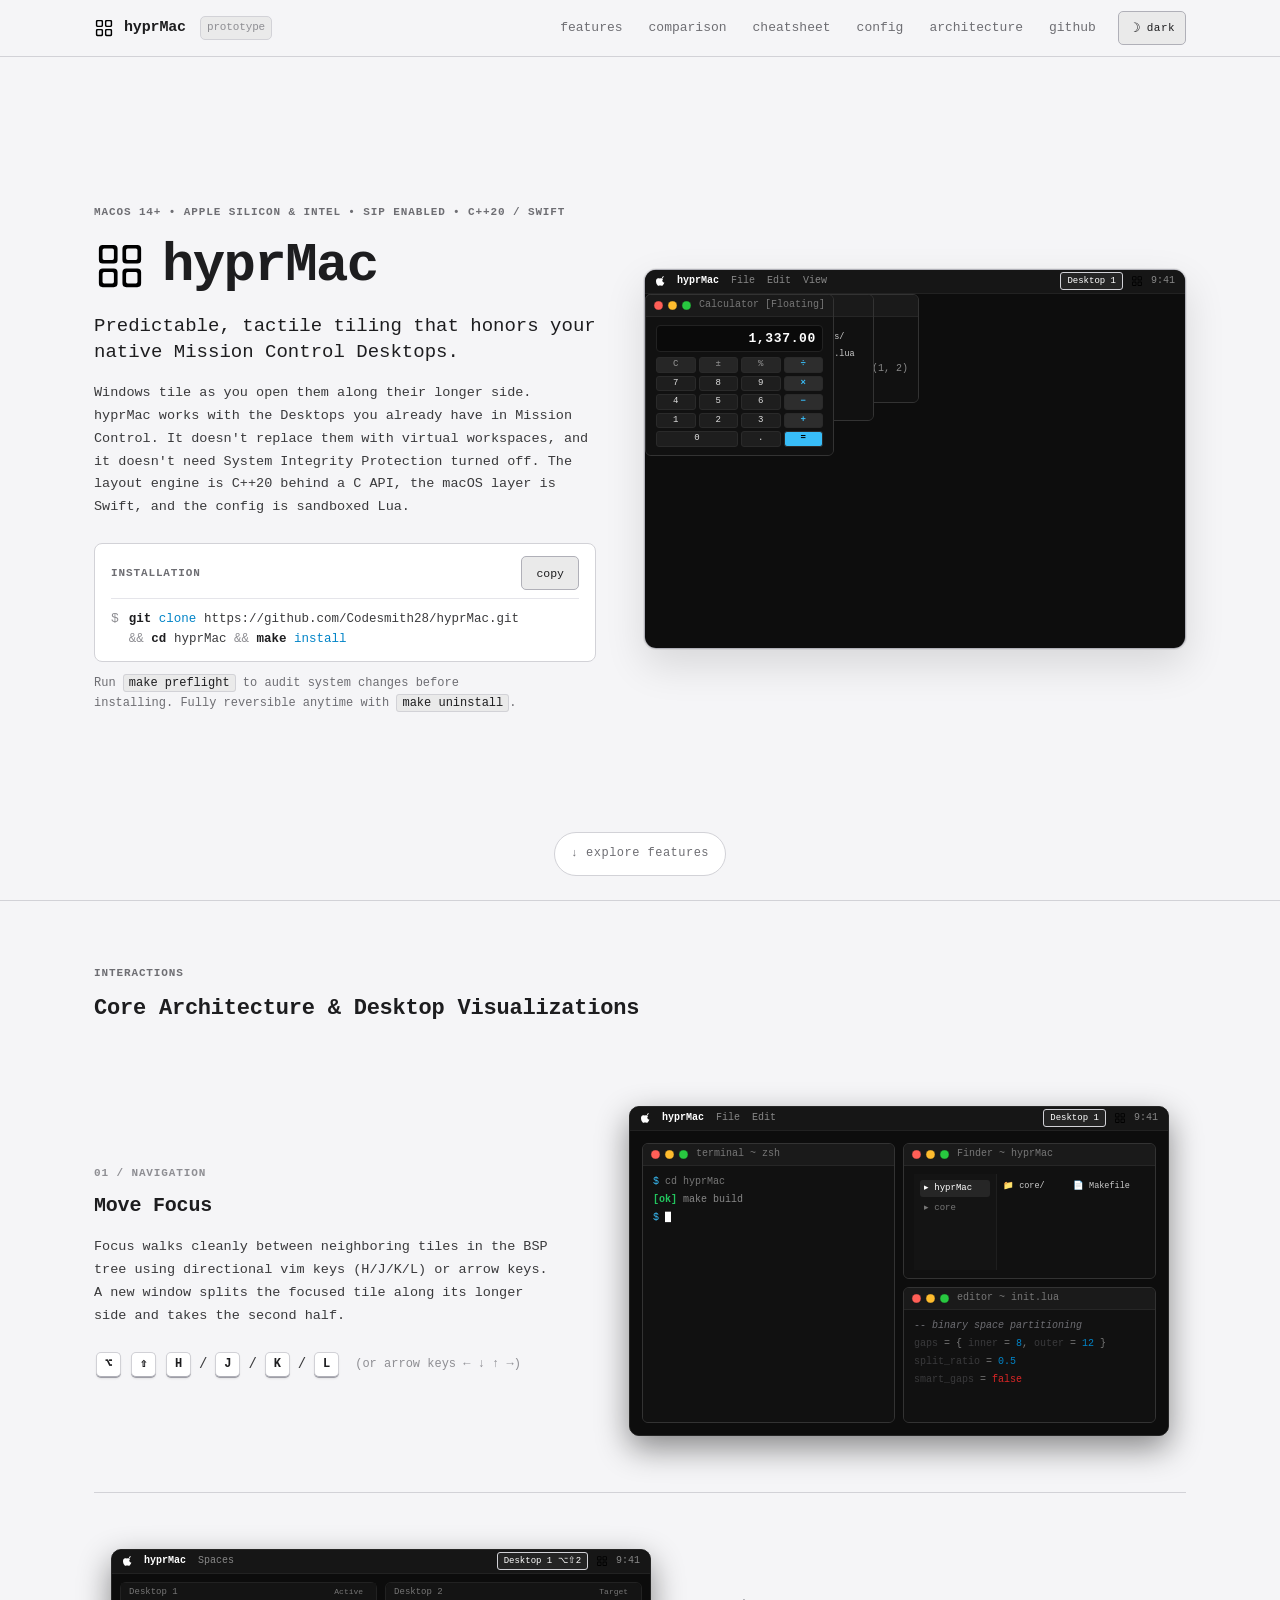
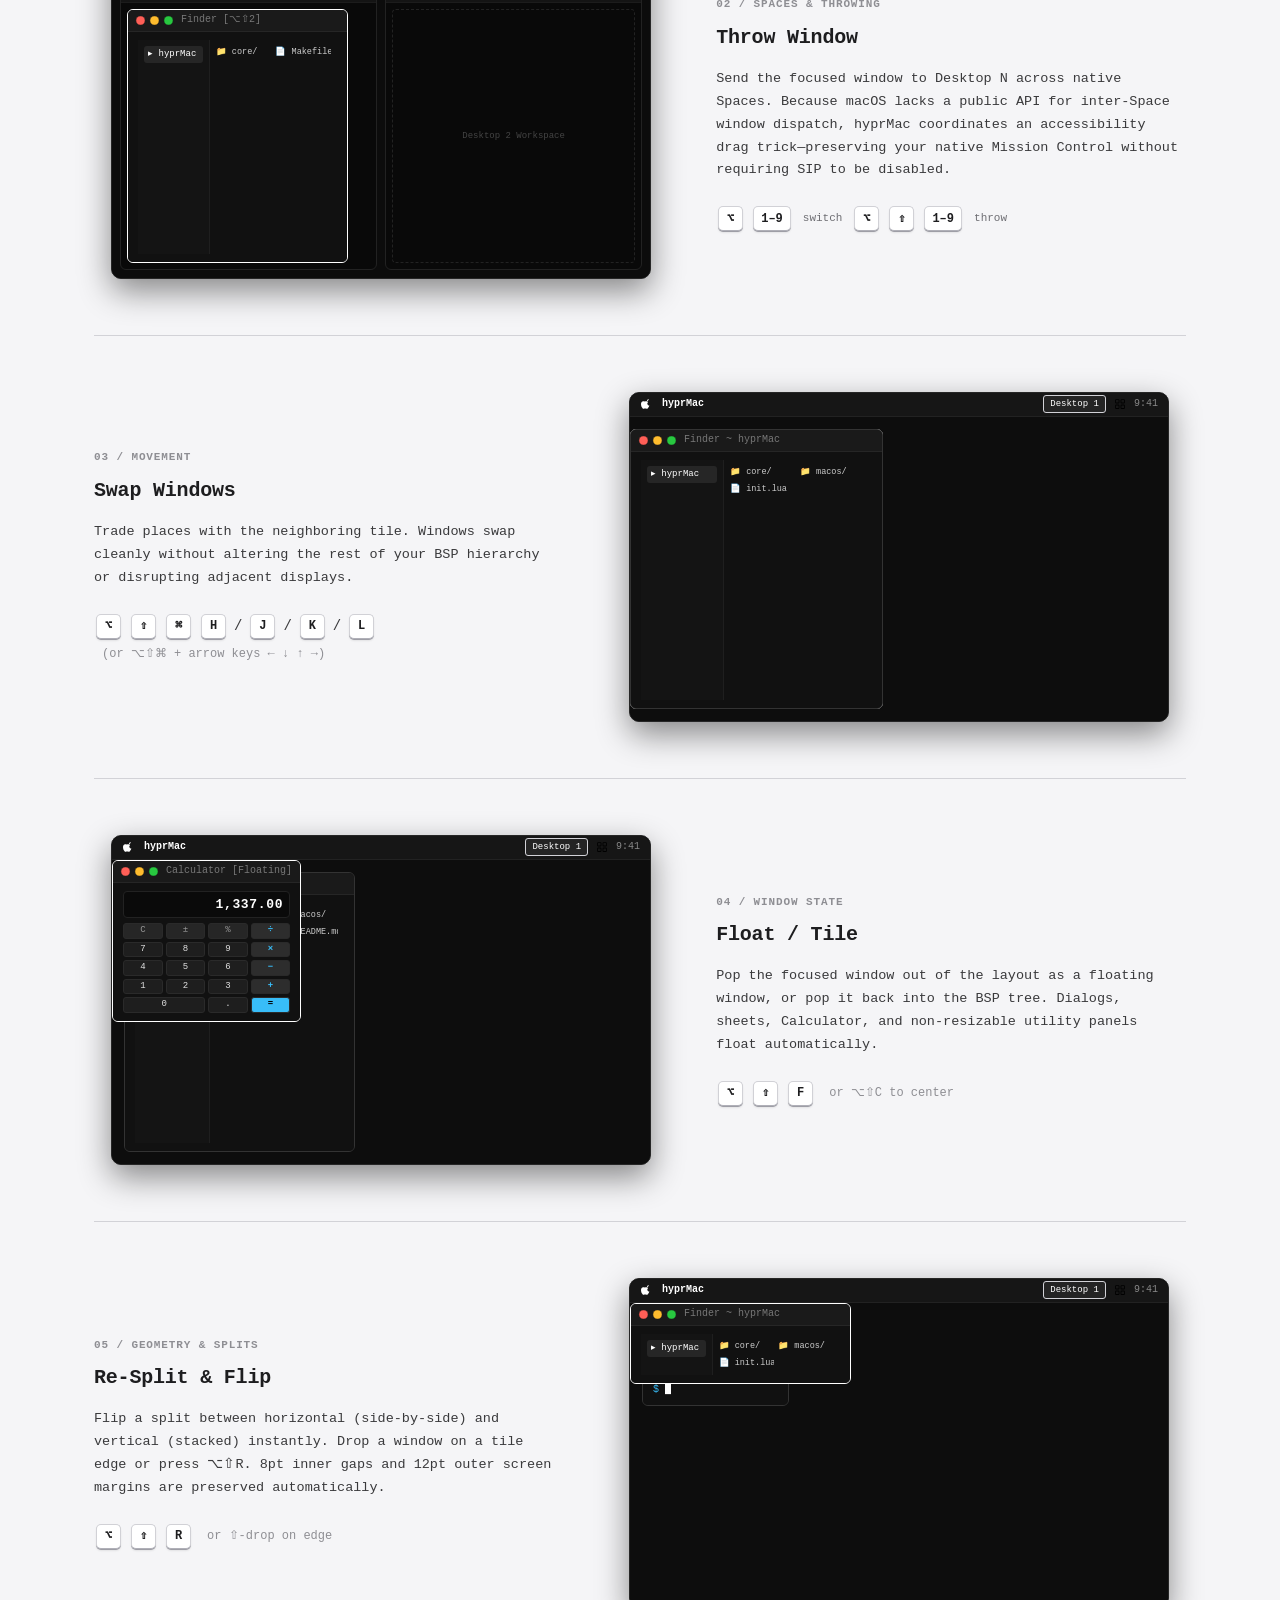
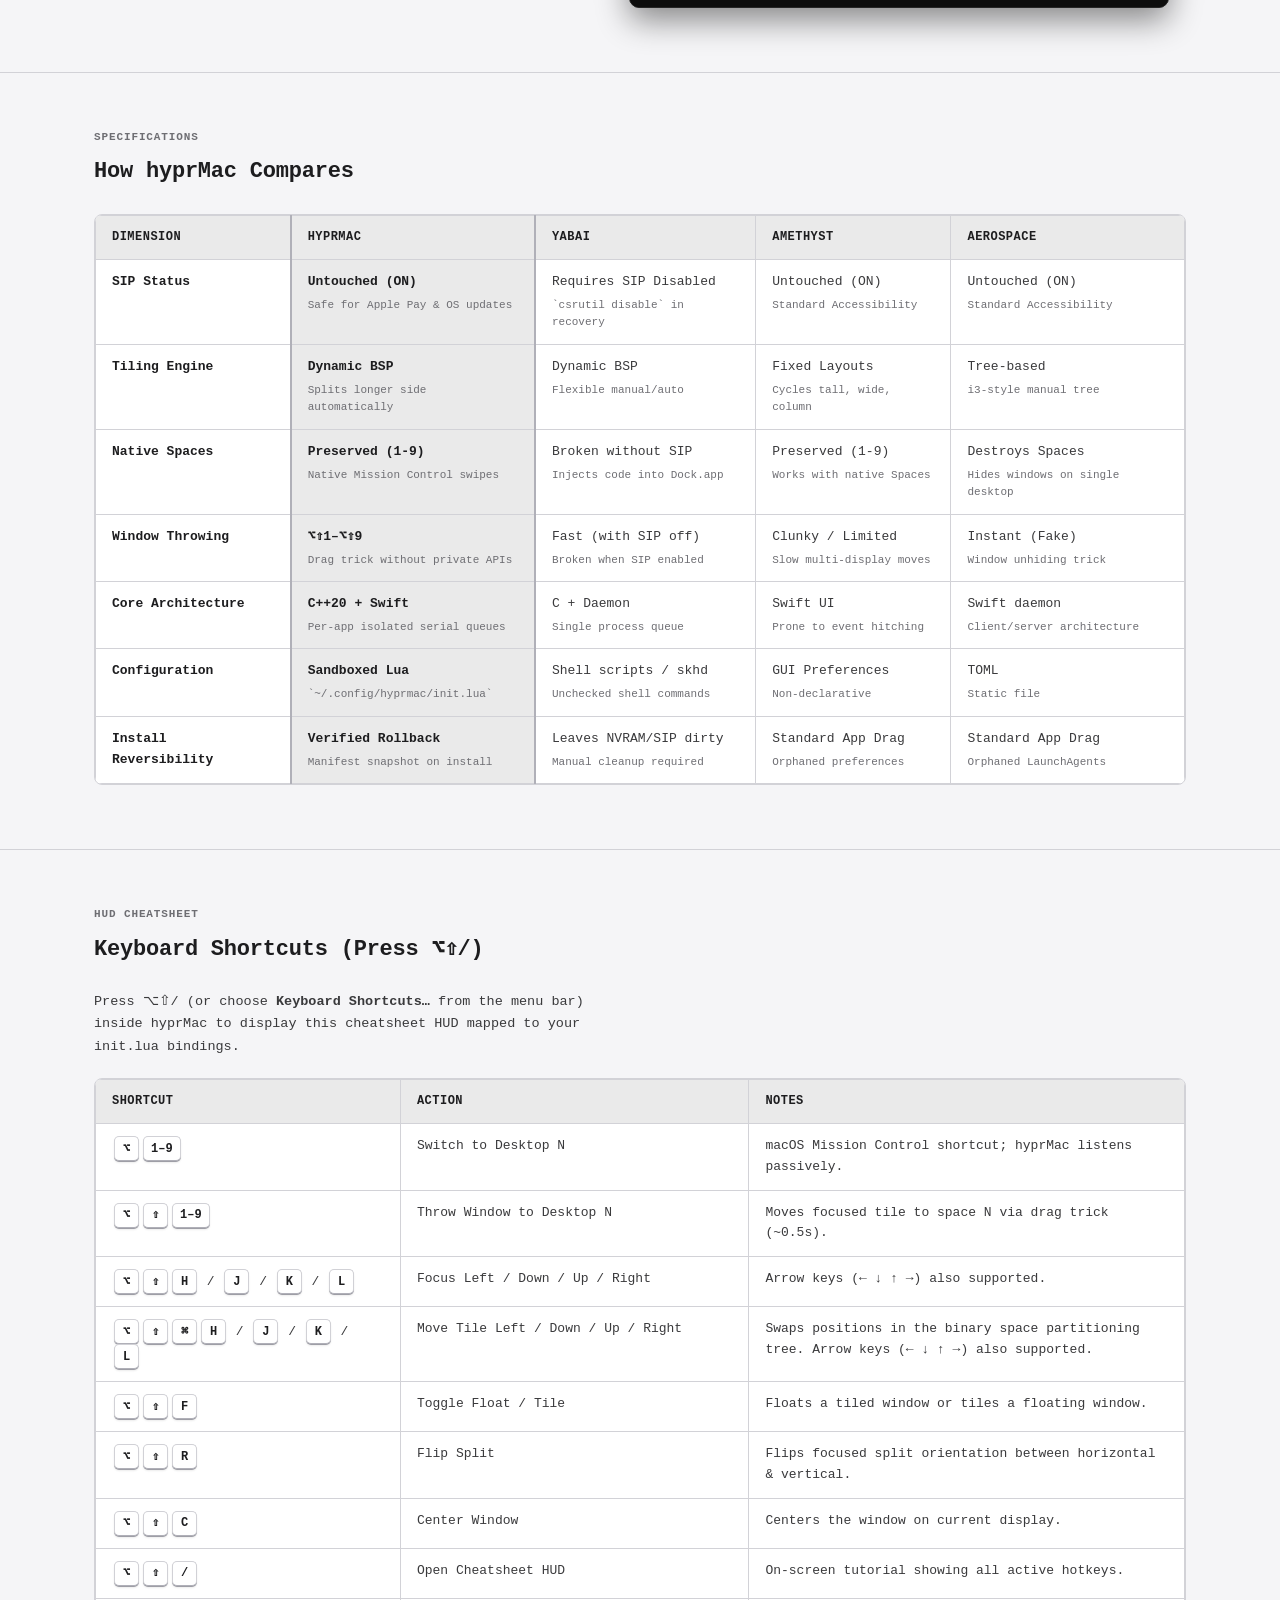
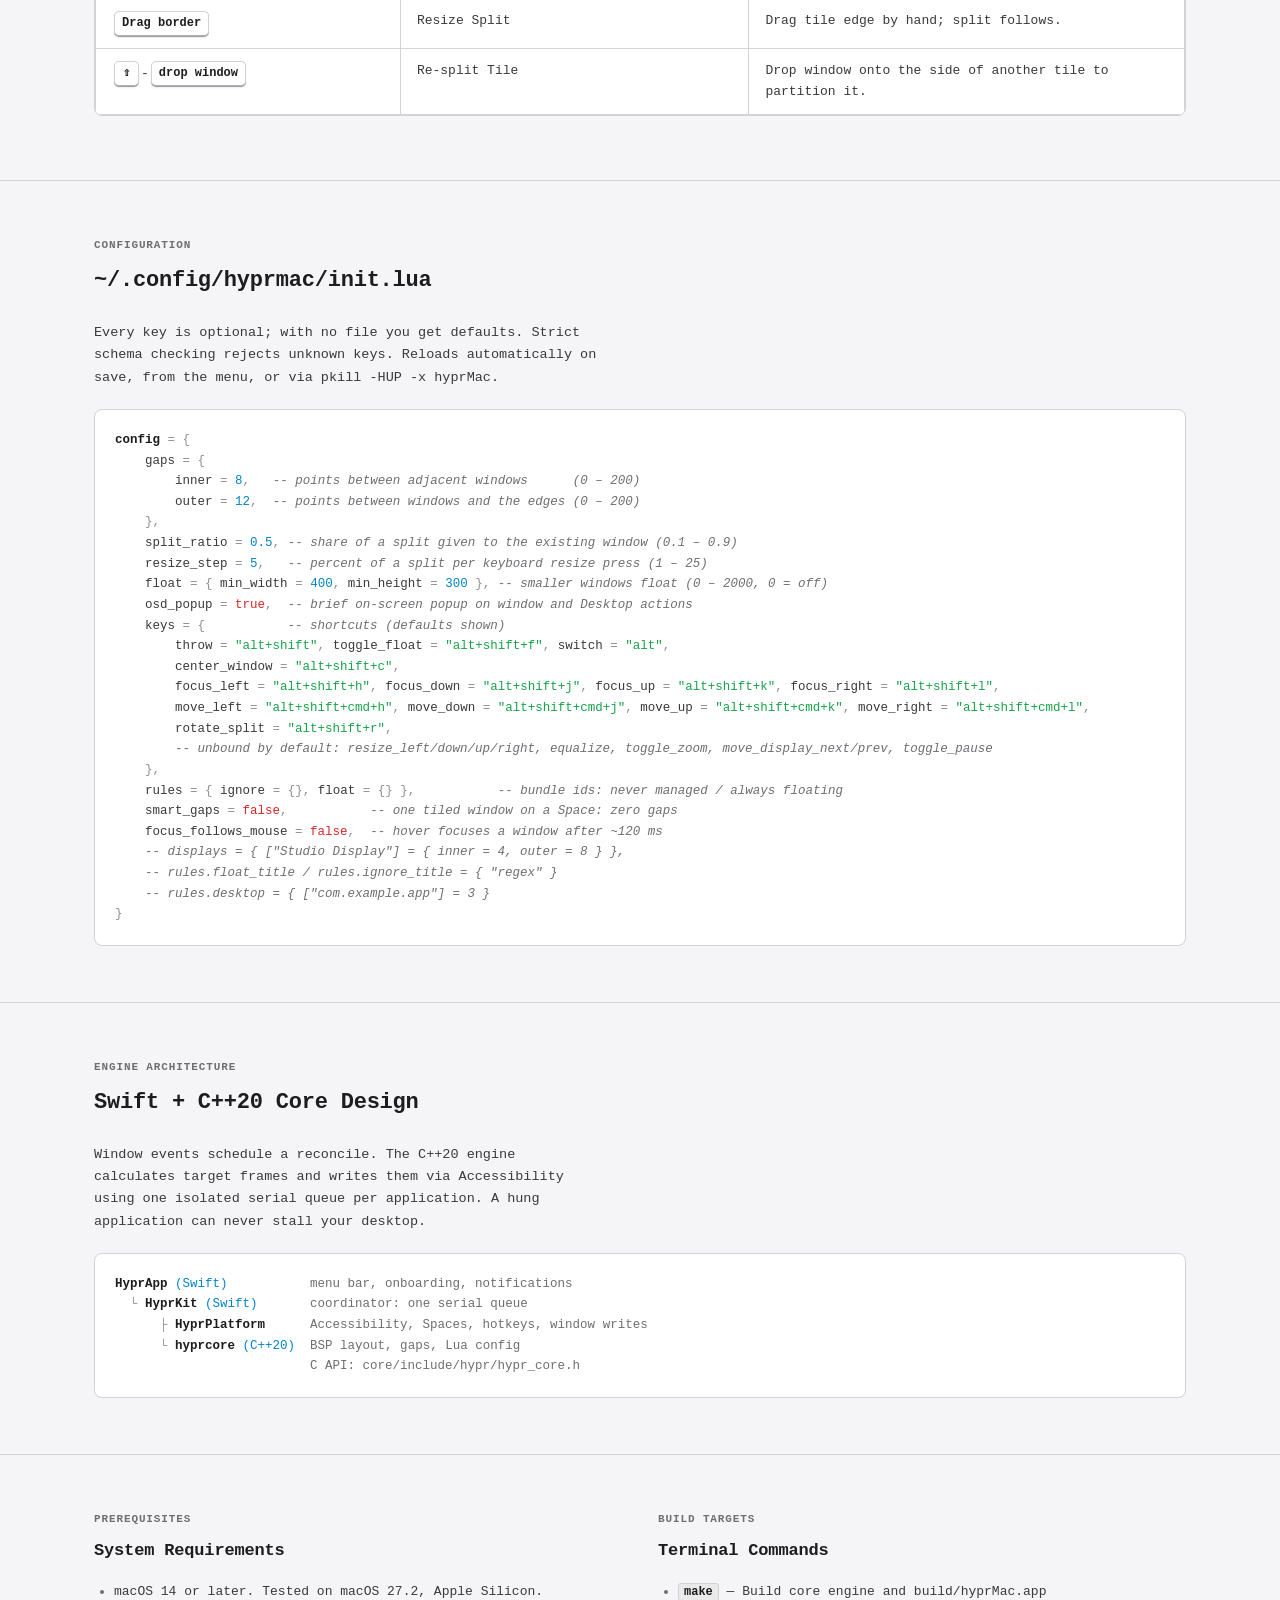
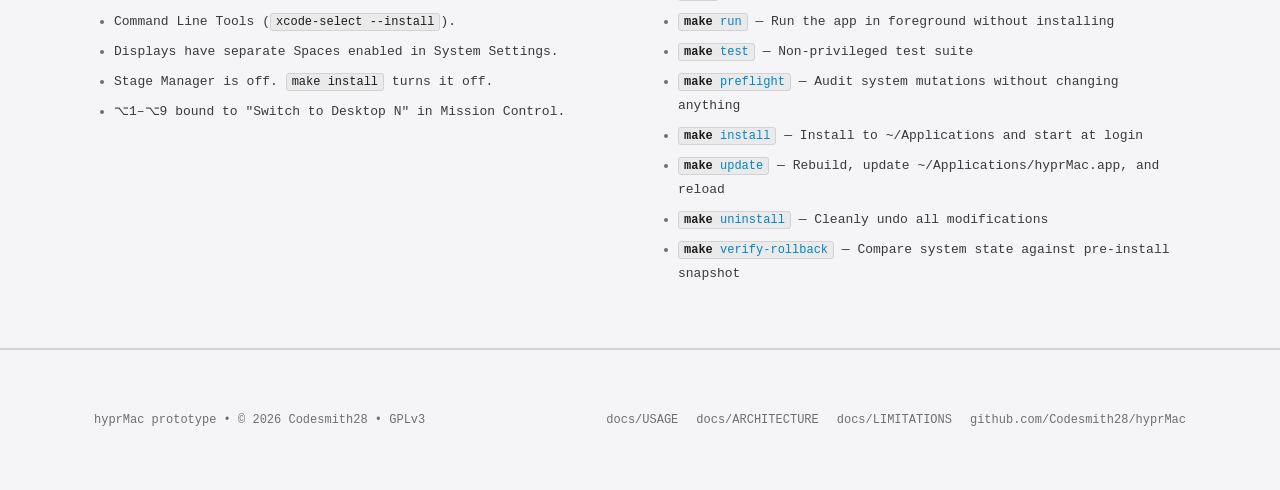
<file: index.html>
<!DOCTYPE html>
<html lang="en">
<head>
  <meta charset="UTF-8">
  <meta name="viewport" content="width=device-width, initial-scale=1.0">
  <title>hyprMac — Hyprland-style Tiling for macOS</title>
  <meta name="description" content="Hyprland-style tiling for macOS that keeps your native Spaces without disabling SIP. C++20 engine, Swift layer, sandboxed Lua config.">
  <link rel="icon" type="image/svg+xml" href="icon.svg">
  <link rel="icon" type="image/png" sizes="32x32" href="favicon-32x32.png">
  <link rel="icon" type="image/png" sizes="16x16" href="favicon-16x16.png">
  <link rel="apple-touch-icon" sizes="180x180" href="apple-touch-icon.png">
  <link rel="shortcut icon" href="favicon.ico">
  <script>
    (function() {
      try {
        var saved = localStorage.getItem('hyprmac-theme');
        if (saved === 'light' || saved === 'dark') {
          document.documentElement.setAttribute('data-theme', saved);
        } else if (window.matchMedia && window.matchMedia('(prefers-color-scheme: light)').matches) {
          document.documentElement.setAttribute('data-theme', 'light');
        } else {
          document.documentElement.setAttribute('data-theme', 'dark');
        }
      } catch (e) {}
    })();
  </script>
  <link rel="stylesheet" href="style.css">
  <link rel="stylesheet" href="animations.css">
</head>
<body>
  <!-- Header / Navigation -->
  <header class="site-header">
    <div class="container header-inner">
      <a href="#top" class="brand">
        <img src="icon.svg" alt="hyprMac icon" class="brand-icon">
        <span>hyprMac</span>
        <span class="brand-tag">prototype</span>
      </a>
      <nav>
        <ul class="nav-links">
          <li><a href="#features">features</a></li>
          <li><a href="#comparison">comparison</a></li>
          <li><a href="#cheatsheet">cheatsheet</a></li>
          <li><a href="#config">config</a></li>
          <li><a href="#architecture">architecture</a></li>
          <li><a href="https://github.com/Codesmith28/hyprMac" target="_blank" rel="noopener">github</a></li>
          <li>
            <button id="theme-toggle" class="theme-toggle-btn" aria-label="Toggle light and dark theme">
              <span class="theme-toggle-icon">☼</span>
              <span class="theme-toggle-label">theme</span>
            </button>
          </li>
        </ul>
      </nav>
    </div>
  </header>

  <main id="top">
    <!-- Hero Section: Full Viewport Landing -->
    <section class="hero-section">
      <div class="container hero-container">
        <div class="hero-2col">
          <!-- Left Column: Hero Brand & Quickstart -->
          <div class="hero-left-col">
            <div class="hero-meta">macOS 14+ • Apple Silicon &amp; Intel • SIP Enabled • C++20 / Swift</div>
            
            <div class="hero-brand">
              <img src="icon.svg" alt="hyprMac icon" class="hero-brand-icon">
              <h1 class="hero-title">hyprMac</h1>
            </div>

            <p class="hero-tagline">
              Predictable, tactile tiling that honors your native Mission Control Desktops.
            </p>

            <p class="hero-desc">
              Windows tile as you open them along their longer side. hyprMac works with the Desktops you already have in Mission Control. It doesn't replace them with virtual workspaces, and it doesn't need System Integrity Protection turned off. The layout engine is C++20 behind a C API, the macOS layer is Swift, and the config is sandboxed Lua.
            </p>

            <!-- Quickstart Install Card with 1-Click Copy -->
            <div class="install-block">
              <div class="install-bar">
                <span class="install-label">INSTALLATION</span>
                <button class="btn-copy" id="copy-btn" aria-label="Copy install command">copy</button>
              </div>
              <div class="install-cmd-wrap">
                <span class="prompt">$</span>
                <code class="cmd-text" id="install-cmd"><span class="cmd-line"><span class="sh-cmd">git</span> <span class="sh-sub">clone</span> <span class="sh-arg">https://github.com/Codesmith28/hyprMac.git</span></span> <span class="cmd-line"><span class="syn-punct">&amp;&amp;</span> <span class="sh-cmd">cd</span> <span class="sh-arg">hyprMac</span> <span class="syn-punct">&amp;&amp;</span> <span class="sh-cmd">make</span> <span class="sh-sub">install</span></span></code>
              </div>
            </div>
            <div class="install-note">
              Run <code>make preflight</code> to audit system changes before installing. Fully reversible anytime with <code>make uninstall</code>.
            </div>
          </div>

          <!-- Right Column: End-to-End macOS Desktop Preview -->
          <div class="hero-right-col">
            <div class="hero-desktop-preview" aria-label="End-to-end preview: How you use your Mac with hyprMac">
              <div class="macos-desktop">
                <div class="macos-menubar">
                  <div class="menubar-left">
                    <svg class="apple-logo" viewBox="0 0 170 170" fill="currentColor" aria-label="Apple logo"><path d="M150.37 130.25c-2.45 5.66-5.35 10.87-8.71 15.66-4.58 6.53-8.33 11.05-11.22 13.56-4.48 4.12-9.28 6.23-14.42 6.35-3.69 0-8.14-1.05-13.32-3.18-5.19-2.12-9.97-3.17-14.34-3.17-4.58 0-9.49 1.05-14.75 3.17-5.26 2.13-9.5 3.24-12.74 3.35-4.35.13-9.16-1.9-14.42-6.08-3.7-3.04-7.66-7.85-11.89-14.43-5.22-8.14-9.41-17.6-12.57-28.37-3.16-10.77-4.74-21.28-4.74-31.54 0-14.07 3.5-25.75 10.5-35.03 7-9.28 15.93-13.97 26.79-14.08 4.79 0 10.15 1.25 16.08 3.75 5.93 2.5 9.77 3.75 11.53 3.75 1.52 0 5.48-1.29 11.89-3.87 6.41-2.58 11.75-3.81 16.03-3.69 12.39.65 22.38 5.45 29.97 14.4-10.88 6.64-16.21 15.77-16 27.4.21 9.15 3.82 16.88 10.83 23.2 7.02 6.32 15.22 9.89 24.6 10.72-2.18 6.75-4.94 13.53-8.29 20.35zM119.22 31.84c0-7.39 2.65-14.28 7.95-20.67 5.3-6.39 11.77-10.37 19.41-11.17.22 1.3.33 2.4.33 3.3 0 7.39-2.73 14.38-8.19 20.97-5.46 6.59-12.06 10.51-19.8 10.77-.11-1.08-.17-2.15-.17-3.2z"/></svg>
                    <span class="menu-app">hyprMac</span>
                    <span class="menu-item">File</span>
                    <span class="menu-item">Edit</span>
                    <span class="menu-item">View</span>
                  </div>
                  <div class="menubar-right">
                    <span class="menu-space-badge hero-space-badge">
                      <span class="badge-d1">Desktop 1</span>
                      <span class="badge-d2">Desktop 2</span>
                    </span>
                    <img src="icon.svg" class="menubar-icon" alt="">
                    <span class="menu-time">9:41</span>
                  </div>
                </div>

                <div class="desktop-workspace">
                  <!-- Window 1: Terminal (Terminal ~ zsh) -->
                  <div class="mac-window win-hero-term">
                    <div class="mac-titlebar">
                      <div class="traffic-lights"><span class="tl tl-red"></span><span class="tl tl-yellow"></span><span class="tl tl-green"></span></div>
                      <span class="win-title">terminal ~ zsh (80x24)</span>
                    </div>
                    <div class="mac-body dummy-term">
                      <div class="term-line"><span class="term-prompt">codesmith@mac:~/hyprMac$</span> <span class="term-cmd">make run</span></div>
                      <div class="term-line term-out"><span class="term-ok">[ok]</span> hyprcore: C++20 BSP initialized</div>
                      <div class="term-line term-out"><span class="term-ok">[ok]</span> spaces: native Mission Control (1, 2)</div>
                      <div class="term-line"><span class="term-prompt">codesmith@mac:~/hyprMac$</span> <span class="term-cursor">█</span></div>
                    </div>
                  </div>

                  <!-- Window 2: Code Editor (nvim ~ init.lua) -->
                  <div class="mac-window win-hero-edit">
                    <div class="mac-titlebar">
                      <div class="traffic-lights"><span class="tl tl-red"></span><span class="tl tl-yellow"></span><span class="tl tl-green"></span></div>
                      <span class="win-title">nvim ~ init.lua</span>
                    </div>
                    <div class="mac-body dummy-code">
                      <div class="code-line"><span class="syn-comment">-- hyprMac layout config</span></div>
                      <div class="code-line"><span class="syn-prop">gaps</span> = { <span class="syn-prop">inner</span> = <span class="syn-num">8</span>, <span class="syn-prop">outer</span> = <span class="syn-num">12</span> }</div>
                      <div class="code-line"><span class="syn-prop">split_ratio</span> = <span class="syn-num">0.5</span></div>
                      <div class="code-line"><span class="syn-prop">osd_popup</span> = <span class="syn-bool">true</span></div>
                    </div>
                  </div>

                  <!-- Window 3: Finder (~ hyprMac) -->
                  <div class="mac-window win-hero-finder">
                    <div class="mac-titlebar">
                      <div class="traffic-lights"><span class="tl tl-red"></span><span class="tl tl-yellow"></span><span class="tl tl-green"></span></div>
                      <span class="win-title">Finder ~ hyprMac</span>
                    </div>
                    <div class="mac-body dummy-finder">
                      <div class="finder-sidebar">
                        <div class="finder-side-title">Places</div>
                        <div class="finder-side-item">▸ Apps</div>
                        <div class="finder-side-item active">▸ hyprMac</div>
                        <div class="finder-side-item">▸ Docs</div>
                      </div>
                      <div class="finder-files">
                        <div class="finder-file"><span class="f-icon">📁</span> core/</div>
                        <div class="finder-file"><span class="f-icon">📁</span> macos/</div>
                        <div class="finder-file"><span class="f-icon">📄</span> Makefile</div>
                        <div class="finder-file"><span class="f-icon">📄</span> init.lua</div>
                        <div class="finder-file"><span class="f-icon">📄</span> README.md</div>
                      </div>
                    </div>
                  </div>

                  <!-- Window 4: Calculator [Floating] -->
                  <div class="mac-window win-hero-calc">
                    <div class="mac-titlebar">
                      <div class="traffic-lights"><span class="tl tl-red"></span><span class="tl tl-yellow"></span><span class="tl tl-green"></span></div>
                      <span class="win-title">Calculator [Floating]</span>
                    </div>
                    <div class="mac-body dummy-calc">
                      <div class="calc-screen">1,337.00</div>
                      <div class="calc-grid">
                        <div class="calc-btn calc-fn">C</div>
                        <div class="calc-btn calc-fn">±</div>
                        <div class="calc-btn calc-fn">%</div>
                        <div class="calc-btn calc-op">÷</div>
                        <div class="calc-btn">7</div>
                        <div class="calc-btn">8</div>
                        <div class="calc-btn">9</div>
                        <div class="calc-btn calc-op">×</div>
                        <div class="calc-btn">4</div>
                        <div class="calc-btn">5</div>
                        <div class="calc-btn">6</div>
                        <div class="calc-btn calc-op">−</div>
                        <div class="calc-btn">1</div>
                        <div class="calc-btn">2</div>
                        <div class="calc-btn">3</div>
                        <div class="calc-btn calc-op">+</div>
                        <div class="calc-btn calc-zero">0</div>
                        <div class="calc-btn">.</div>
                        <div class="calc-btn calc-eq">=</div>
                      </div>
                    </div>
                  </div>

                  <!-- Real-time OSD HUD Notifier: synchronized with actions -->
                  <div class="hero-osd-container">
                    <div class="hero-osd-pill osd-step-1">
                      <span class="osd-icon">❖</span> <span>Tiling active • 8pt gaps, 12pt margins</span>
                    </div>
                    <div class="hero-osd-pill osd-step-2">
                      <span class="osd-icon">⬌</span> <span>Open Editor ➔ Longer-Axis BSP Split (50/50)</span>
                    </div>
                    <div class="hero-osd-pill osd-step-3">
                      <span class="osd-icon">⬍</span> <span>Open Finder ➔ Stacked Sub-Split on Active Tile</span>
                    </div>
                    <div class="hero-osd-pill osd-step-4">
                      <span class="osd-icon">⇄</span> <span>⌥⇧⌘K Swap Up (Finder ⇄ Editor)</span>
                    </div>
                    <div class="hero-osd-pill osd-step-5">
                      <span class="osd-icon">⟳</span> <span>⌥⇧R Flip Split ➔ Stacked to Side-by-Side</span>
                    </div>
                    <div class="hero-osd-pill osd-step-6">
                      <span class="osd-icon">❐</span> <span>Open Calculator ➔ Auto-Floated (Utility Window)</span>
                    </div>
                    <div class="hero-osd-pill osd-step-7">
                      <span class="osd-icon">➔</span> <span>⌥⇧2 Throw Finder to Space 2 ➔ Neighbor Expands</span>
                    </div>
                    <div class="hero-osd-pill osd-step-8">
                      <span class="osd-icon">⇲</span> <span>⌥2 Switch to Desktop 2 ➔ Finder Tiled on Space 2</span>
                    </div>
                  </div>
                </div>
              </div>
            </div>
          </div>
        </div>
      </div>

      <!-- Refined Scroll Link -->
      <div class="hero-scroll-indicator">
        <a href="#features" class="hero-anchor-link" aria-label="Scroll down to explore features">
          <span class="anchor-icon">↓</span> explore features
        </a>
      </div>
    </section>

    <!-- Alternating & Panoramic Feature Showcase -->
    <section id="features" class="features-section">
      <div class="container">
        <div class="section-label">INTERACTIONS</div>
        <h2 class="section-title">Core Architecture &amp; Desktop Visualizations</h2>

        <!-- Feature 1: Move Focus (Desc Left, Anim Right) -->
        <div class="feature-row">
          <div class="feature-text-col">
            <div class="feature-tag">01 / NAVIGATION</div>
            <h3 class="feature-heading">Move Focus</h3>
            <p class="feature-desc">
              Focus walks cleanly between neighboring tiles in the BSP tree using directional vim keys (H/J/K/L) or arrow keys. A new window splits the focused tile along its longer side and takes the second half.
            </p>
            <div class="keycap-row">
              <kbd class="kbd">⌥</kbd><kbd class="kbd">⇧</kbd><kbd class="kbd">H</kbd> / <kbd class="kbd">J</kbd> / <kbd class="kbd">K</kbd> / <kbd class="kbd">L</kbd>
              <span class="key-hint">(or arrow keys ← ↓ ↑ →)</span>
            </div>
          </div>
          <div class="feature-anim-col">
            <div class="feature-anim" aria-label="Move Focus on Desktop">
              <div class="macos-desktop">
                <div class="macos-menubar">
                  <div class="menubar-left">
                    <svg class="apple-logo" viewBox="0 0 170 170" fill="currentColor" aria-label="Apple logo"><path d="M150.37 130.25c-2.45 5.66-5.35 10.87-8.71 15.66-4.58 6.53-8.33 11.05-11.22 13.56-4.48 4.12-9.28 6.23-14.42 6.35-3.69 0-8.14-1.05-13.32-3.18-5.19-2.12-9.97-3.17-14.34-3.17-4.58 0-9.49 1.05-14.75 3.17-5.26 2.13-9.5 3.24-12.74 3.35-4.35.13-9.16-1.9-14.42-6.08-3.7-3.04-7.66-7.85-11.89-14.43-5.22-8.14-9.41-17.6-12.57-28.37-3.16-10.77-4.74-21.28-4.74-31.54 0-14.07 3.5-25.75 10.5-35.03 7-9.28 15.93-13.97 26.79-14.08 4.79 0 10.15 1.25 16.08 3.75 5.93 2.5 9.77 3.75 11.53 3.75 1.52 0 5.48-1.29 11.89-3.87 6.41-2.58 11.75-3.81 16.03-3.69 12.39.65 22.38 5.45 29.97 14.4-10.88 6.64-16.21 15.77-16 27.4.21 9.15 3.82 16.88 10.83 23.2 7.02 6.32 15.22 9.89 24.6 10.72-2.18 6.75-4.94 13.53-8.29 20.35zM119.22 31.84c0-7.39 2.65-14.28 7.95-20.67 5.3-6.39 11.77-10.37 19.41-11.17.22 1.3.33 2.4.33 3.3 0 7.39-2.73 14.38-8.19 20.97-5.46 6.59-12.06 10.51-19.8 10.77-.11-1.08-.17-2.15-.17-3.2z"/></svg>
                    <span class="menu-app">hyprMac</span>
                    <span class="menu-item">File</span>
                    <span class="menu-item">Edit</span>
                  </div>
                  <div class="menubar-right">
                    <span class="menu-space-badge">Desktop 1</span>
                    <img src="icon.svg" class="menubar-icon" alt="">
                    <span class="menu-time">9:41</span>
                  </div>
                </div>
                <div class="desktop-workspace">
                  <div class="mac-window win-focus-1">
                    <div class="mac-titlebar">
                      <div class="traffic-lights"><span class="tl tl-red"></span><span class="tl tl-yellow"></span><span class="tl tl-green"></span></div>
                      <span class="win-title">terminal ~ zsh</span>
                    </div>
                    <div class="mac-body dummy-term">
                      <div class="term-line"><span class="term-prompt">$</span> cd hyprMac</div>
                      <div class="term-line term-out"><span class="term-ok">[ok]</span> make build</div>
                      <div class="term-line"><span class="term-prompt">$</span> <span class="term-cursor">█</span></div>
                    </div>
                  </div>
                  <div class="mac-window win-focus-2">
                    <div class="mac-titlebar">
                      <div class="traffic-lights"><span class="tl tl-red"></span><span class="tl tl-yellow"></span><span class="tl tl-green"></span></div>
                      <span class="win-title">Finder ~ hyprMac</span>
                    </div>
                    <div class="mac-body dummy-finder">
                      <div class="finder-sidebar">
                        <div class="finder-side-item active">▸ hyprMac</div>
                        <div class="finder-side-item">▸ core</div>
                      </div>
                      <div class="finder-files">
                        <div class="finder-file">📁 core/</div>
                        <div class="finder-file">📄 Makefile</div>
                      </div>
                    </div>
                  </div>
                  <!-- Authentic Code Editor Window in Feature 1 -->
                  <div class="mac-window win-focus-3">
                    <div class="mac-titlebar">
                      <div class="traffic-lights"><span class="tl tl-red"></span><span class="tl tl-yellow"></span><span class="tl tl-green"></span></div>
                      <span class="win-title">editor ~ init.lua</span>
                    </div>
                    <div class="mac-body dummy-code">
                      <div class="code-line"><span class="syn-comment">-- binary space partitioning</span></div>
                      <div class="code-line"><span class="syn-prop">gaps</span> = { <span class="syn-prop">inner</span> = <span class="syn-num">8</span>, <span class="syn-prop">outer</span> = <span class="syn-num">12</span> }</div>
                      <div class="code-line"><span class="syn-prop">split_ratio</span> = <span class="syn-num">0.5</span></div>
                      <div class="code-line"><span class="syn-prop">smart_gaps</span> = <span class="syn-bool">false</span></div>
                    </div>
                  </div>
                </div>
              </div>
            </div>
          </div>
        </div>

        <!-- Feature 2: Native Spaces & Throwing (Anim Left, Desc Right) -->
        <div class="feature-row row-reverse">
          <div class="feature-text-col">
            <div class="feature-tag">02 / SPACES &amp; THROWING</div>
            <h3 class="feature-heading">Throw Window</h3>
            <p class="feature-desc">
              Send the focused window to Desktop N across native Spaces. Because macOS lacks a public API for inter-Space window dispatch, hyprMac coordinates an accessibility drag trick—preserving your native Mission Control without requiring SIP to be disabled.
            </p>
            <div class="keycap-row">
              <kbd class="kbd">⌥</kbd><kbd class="kbd">1–9</kbd> <span class="key-action-hint">switch</span>
              <kbd class="kbd">⌥</kbd><kbd class="kbd">⇧</kbd><kbd class="kbd">1–9</kbd> <span class="key-action-hint">throw</span>
            </div>
          </div>
          <div class="feature-anim-col">
            <div class="feature-anim" aria-label="Throw Window across Desktop Spaces">
              <div class="macos-desktop">
                <div class="macos-menubar">
                  <div class="menubar-left">
                    <svg class="apple-logo" viewBox="0 0 170 170" fill="currentColor" aria-label="Apple logo"><path d="M150.37 130.25c-2.45 5.66-5.35 10.87-8.71 15.66-4.58 6.53-8.33 11.05-11.22 13.56-4.48 4.12-9.28 6.23-14.42 6.35-3.69 0-8.14-1.05-13.32-3.18-5.19-2.12-9.97-3.17-14.34-3.17-4.58 0-9.49 1.05-14.75 3.17-5.26 2.13-9.5 3.24-12.74 3.35-4.35.13-9.16-1.9-14.42-6.08-3.7-3.04-7.66-7.85-11.89-14.43-5.22-8.14-9.41-17.6-12.57-28.37-3.16-10.77-4.74-21.28-4.74-31.54 0-14.07 3.5-25.75 10.5-35.03 7-9.28 15.93-13.97 26.79-14.08 4.79 0 10.15 1.25 16.08 3.75 5.93 2.5 9.77 3.75 11.53 3.75 1.52 0 5.48-1.29 11.89-3.87 6.41-2.58 11.75-3.81 16.03-3.69 12.39.65 22.38 5.45 29.97 14.4-10.88 6.64-16.21 15.77-16 27.4.21 9.15 3.82 16.88 10.83 23.2 7.02 6.32 15.22 9.89 24.6 10.72-2.18 6.75-4.94 13.53-8.29 20.35zM119.22 31.84c0-7.39 2.65-14.28 7.95-20.67 5.3-6.39 11.77-10.37 19.41-11.17.22 1.3.33 2.4.33 3.3 0 7.39-2.73 14.38-8.19 20.97-5.46 6.59-12.06 10.51-19.8 10.77-.11-1.08-.17-2.15-.17-3.2z"/></svg>
                    <span class="menu-app">hyprMac</span>
                    <span class="menu-item">Spaces</span>
                  </div>
                  <div class="menubar-right">
                    <span class="menu-space-badge throw-space-badge">Desktop 1 ⌥⇧2</span>
                    <img src="icon.svg" class="menubar-icon" alt="">
                    <span class="menu-time">9:41</span>
                  </div>
                </div>
                <div class="desktop-workspace dual-spaces-workspace">
                  <!-- Desktop 1 Zone -->
                  <div class="space-zone space-zone-1">
                    <div class="space-zone-header">
                      <span class="space-zone-name">Desktop 1</span>
                      <span class="space-zone-tag zone-tag-1">Active</span>
                    </div>
                    <div class="space-zone-body">
                      <div class="mac-window win-throw-stay">
                        <div class="mac-titlebar">
                          <div class="traffic-lights"><span class="tl tl-red"></span><span class="tl tl-yellow"></span><span class="tl tl-green"></span></div>
                          <span class="win-title">terminal ~ zsh</span>
                        </div>
                        <div class="mac-body dummy-term">
                          <div class="term-line"><span class="term-prompt">$</span> make run</div>
                          <div class="term-line term-out"><span class="term-ok">[ok]</span> tile expanded</div>
                        </div>
                      </div>
                      <div class="mac-window win-throw-move">
                        <div class="mac-titlebar">
                          <div class="traffic-lights"><span class="tl tl-red"></span><span class="tl tl-yellow"></span><span class="tl tl-green"></span></div>
                          <span class="win-title">Finder [⌥⇧2]</span>
                        </div>
                        <div class="mac-body dummy-finder">
                          <div class="finder-sidebar">
                            <div class="finder-side-item active">▸ hyprMac</div>
                          </div>
                          <div class="finder-files">
                            <div class="finder-file">📁 core/</div>
                            <div class="finder-file">📄 Makefile</div>
                          </div>
                        </div>
                      </div>
                    </div>
                  </div>

                  <!-- Desktop 2 Zone -->
                  <div class="space-zone space-zone-2">
                    <div class="space-zone-header">
                      <span class="space-zone-name">Desktop 2</span>
                      <span class="space-zone-tag zone-tag-2">Target</span>
                    </div>
                    <div class="space-zone-body">
                      <div class="space-drop-target">
                        <span class="drop-hint">Desktop 2 Workspace</span>
                      </div>
                    </div>
                  </div>
                </div>
              </div>
            </div>
          </div>
        </div>

        <!-- Feature 3: Navigation & Move (Desc Left, Anim Right) -->
        <div class="feature-row">
          <div class="feature-text-col">
            <div class="feature-tag">03 / MOVEMENT</div>
            <h3 class="feature-heading">Swap Windows</h3>
            <p class="feature-desc">
              Trade places with the neighboring tile. Windows swap cleanly without altering the rest of your BSP hierarchy or disrupting adjacent displays.
            </p>
            <div class="keycap-row">
              <kbd class="kbd">⌥</kbd><kbd class="kbd">⇧</kbd><kbd class="kbd">⌘</kbd><kbd class="kbd">H</kbd> / <kbd class="kbd">J</kbd> / <kbd class="kbd">K</kbd> / <kbd class="kbd">L</kbd>
              <span class="key-hint">(or ⌥⇧⌘ + arrow keys ← ↓ ↑ →)</span>
            </div>
          </div>
          <div class="feature-anim-col">
            <div class="feature-anim" aria-label="Swap Windows on Desktop">
              <div class="macos-desktop">
                <div class="macos-menubar">
                  <div class="menubar-left">
                    <svg class="apple-logo" viewBox="0 0 170 170" fill="currentColor" aria-label="Apple logo"><path d="M150.37 130.25c-2.45 5.66-5.35 10.87-8.71 15.66-4.58 6.53-8.33 11.05-11.22 13.56-4.48 4.12-9.28 6.23-14.42 6.35-3.69 0-8.14-1.05-13.32-3.18-5.19-2.12-9.97-3.17-14.34-3.17-4.58 0-9.49 1.05-14.75 3.17-5.26 2.13-9.5 3.24-12.74 3.35-4.35.13-9.16-1.9-14.42-6.08-3.7-3.04-7.66-7.85-11.89-14.43-5.22-8.14-9.41-17.6-12.57-28.37-3.16-10.77-4.74-21.28-4.74-31.54 0-14.07 3.5-25.75 10.5-35.03 7-9.28 15.93-13.97 26.79-14.08 4.79 0 10.15 1.25 16.08 3.75 5.93 2.5 9.77 3.75 11.53 3.75 1.52 0 5.48-1.29 11.89-3.87 6.41-2.58 11.75-3.81 16.03-3.69 12.39.65 22.38 5.45 29.97 14.4-10.88 6.64-16.21 15.77-16 27.4.21 9.15 3.82 16.88 10.83 23.2 7.02 6.32 15.22 9.89 24.6 10.72-2.18 6.75-4.94 13.53-8.29 20.35zM119.22 31.84c0-7.39 2.65-14.28 7.95-20.67 5.3-6.39 11.77-10.37 19.41-11.17.22 1.3.33 2.4.33 3.3 0 7.39-2.73 14.38-8.19 20.97-5.46 6.59-12.06 10.51-19.8 10.77-.11-1.08-.17-2.15-.17-3.2z"/></svg>
                    <span class="menu-app">hyprMac</span>
                  </div>
                  <div class="menubar-right">
                    <span class="menu-space-badge">Desktop 1</span>
                    <img src="icon.svg" class="menubar-icon" alt="">
                    <span class="menu-time">9:41</span>
                  </div>
                </div>
                <div class="desktop-workspace">
                  <div class="mac-window win-swap-1">
                    <div class="mac-titlebar">
                      <div class="traffic-lights"><span class="tl tl-red"></span><span class="tl tl-yellow"></span><span class="tl tl-green"></span></div>
                      <span class="win-title">terminal ~ zsh</span>
                    </div>
                    <div class="mac-body dummy-term">
                      <div class="term-line"><span class="term-prompt">$</span> git status</div>
                      <div class="term-line term-out">Swapping on ⌥⇧⌘L</div>
                      <div class="term-line"><span class="term-prompt">$</span> <span class="term-cursor">█</span></div>
                    </div>
                  </div>
                  <div class="mac-window win-swap-2">
                    <div class="mac-titlebar">
                      <div class="traffic-lights"><span class="tl tl-red"></span><span class="tl tl-yellow"></span><span class="tl tl-green"></span></div>
                      <span class="win-title">Finder ~ hyprMac</span>
                    </div>
                    <div class="mac-body dummy-finder">
                      <div class="finder-sidebar">
                        <div class="finder-side-item active">▸ hyprMac</div>
                      </div>
                      <div class="finder-files">
                        <div class="finder-file">📁 core/</div>
                        <div class="finder-file">📁 macos/</div>
                        <div class="finder-file">📄 init.lua</div>
                      </div>
                    </div>
                  </div>
                </div>
              </div>
            </div>
          </div>
        </div>

        <!-- Feature 4: Floating Rules (Anim Left, Desc Right) -->
        <div class="feature-row row-reverse">
          <div class="feature-text-col">
            <div class="feature-tag">04 / WINDOW STATE</div>
            <h3 class="feature-heading">Float / Tile</h3>
            <p class="feature-desc">
              Pop the focused window out of the layout as a floating window, or pop it back into the BSP tree. Dialogs, sheets, Calculator, and non-resizable utility panels float automatically.
            </p>
            <div class="keycap-row">
              <kbd class="kbd">⌥</kbd><kbd class="kbd">⇧</kbd><kbd class="kbd">F</kbd>
              <span class="key-hint">or ⌥⇧C to center</span>
            </div>
          </div>
          <div class="feature-anim-col">
            <div class="feature-anim" aria-label="Float / Tile on Desktop">
              <div class="macos-desktop">
                <div class="macos-menubar">
                  <div class="menubar-left">
                    <svg class="apple-logo" viewBox="0 0 170 170" fill="currentColor" aria-label="Apple logo"><path d="M150.37 130.25c-2.45 5.66-5.35 10.87-8.71 15.66-4.58 6.53-8.33 11.05-11.22 13.56-4.48 4.12-9.28 6.23-14.42 6.35-3.69 0-8.14-1.05-13.32-3.18-5.19-2.12-9.97-3.17-14.34-3.17-4.58 0-9.49 1.05-14.75 3.17-5.26 2.13-9.5 3.24-12.74 3.35-4.35.13-9.16-1.9-14.42-6.08-3.7-3.04-7.66-7.85-11.89-14.43-5.22-8.14-9.41-17.6-12.57-28.37-3.16-10.77-4.74-21.28-4.74-31.54 0-14.07 3.5-25.75 10.5-35.03 7-9.28 15.93-13.97 26.79-14.08 4.79 0 10.15 1.25 16.08 3.75 5.93 2.5 9.77 3.75 11.53 3.75 1.52 0 5.48-1.29 11.89-3.87 6.41-2.58 11.75-3.81 16.03-3.69 12.39.65 22.38 5.45 29.97 14.4-10.88 6.64-16.21 15.77-16 27.4.21 9.15 3.82 16.88 10.83 23.2 7.02 6.32 15.22 9.89 24.6 10.72-2.18 6.75-4.94 13.53-8.29 20.35zM119.22 31.84c0-7.39 2.65-14.28 7.95-20.67 5.3-6.39 11.77-10.37 19.41-11.17.22 1.3.33 2.4.33 3.3 0 7.39-2.73 14.38-8.19 20.97-5.46 6.59-12.06 10.51-19.8 10.77-.11-1.08-.17-2.15-.17-3.2z"/></svg>
                    <span class="menu-app">hyprMac</span>
                  </div>
                  <div class="menubar-right">
                    <span class="menu-space-badge">Desktop 1</span>
                    <img src="icon.svg" class="menubar-icon" alt="">
                    <span class="menu-time">9:41</span>
                  </div>
                </div>
                <div class="desktop-workspace">
                  <div class="mac-window win-float-base">
                    <div class="mac-titlebar">
                      <div class="traffic-lights"><span class="tl tl-red"></span><span class="tl tl-yellow"></span><span class="tl tl-green"></span></div>
                      <span class="win-title">Finder ~ hyprMac</span>
                    </div>
                    <div class="mac-body dummy-finder">
                      <div class="finder-sidebar">
                        <div class="finder-side-item active">▸ hyprMac</div>
                        <div class="finder-side-item">▸ core</div>
                      </div>
                      <div class="finder-files">
                        <div class="finder-file">📁 core/</div>
                        <div class="finder-file">📁 macos/</div>
                        <div class="finder-file">📄 init.lua</div>
                        <div class="finder-file">📄 README.md</div>
                      </div>
                    </div>
                  </div>
                  <div class="mac-window win-float-overlay">
                    <div class="mac-titlebar">
                      <div class="traffic-lights"><span class="tl tl-red"></span><span class="tl tl-yellow"></span><span class="tl tl-green"></span></div>
                      <span class="win-title">Calculator [Floating]</span>
                    </div>
                    <div class="mac-body dummy-calc">
                      <div class="calc-screen">1,337.00</div>
                      <div class="calc-grid">
                        <div class="calc-btn calc-fn">C</div>
                        <div class="calc-btn calc-fn">±</div>
                        <div class="calc-btn calc-fn">%</div>
                        <div class="calc-btn calc-op">÷</div>
                        <div class="calc-btn">7</div>
                        <div class="calc-btn">8</div>
                        <div class="calc-btn">9</div>
                        <div class="calc-btn calc-op">×</div>
                        <div class="calc-btn">4</div>
                        <div class="calc-btn">5</div>
                        <div class="calc-btn">6</div>
                        <div class="calc-btn calc-op">−</div>
                        <div class="calc-btn">1</div>
                        <div class="calc-btn">2</div>
                        <div class="calc-btn">3</div>
                        <div class="calc-btn calc-op">+</div>
                        <div class="calc-btn calc-zero">0</div>
                        <div class="calc-btn">.</div>
                        <div class="calc-btn calc-eq">=</div>
                      </div>
                    </div>
                  </div>
                </div>
              </div>
            </div>
          </div>
        </div>

        <!-- Feature 5: Flip Split & Gaps (Desc Left, Anim Right) -->
        <div class="feature-row">
          <div class="feature-text-col">
            <div class="feature-tag">05 / GEOMETRY &amp; SPLITS</div>
            <h3 class="feature-heading">Re-Split &amp; Flip</h3>
            <p class="feature-desc">
              Flip a split between horizontal (side-by-side) and vertical (stacked) instantly. Drop a window on a tile edge or press <code>⌥⇧R</code>. 8pt inner gaps and 12pt outer screen margins are preserved automatically.
            </p>
            <div class="keycap-row">
              <kbd class="kbd">⌥</kbd><kbd class="kbd">⇧</kbd><kbd class="kbd">R</kbd>
              <span class="key-hint">or ⇧-drop on edge</span>
            </div>
          </div>
          <div class="feature-anim-col">
            <div class="feature-anim" aria-label="Flip Split on Desktop">
              <div class="macos-desktop">
                <div class="macos-menubar">
                  <div class="menubar-left">
                    <svg class="apple-logo" viewBox="0 0 170 170" fill="currentColor" aria-label="Apple logo"><path d="M150.37 130.25c-2.45 5.66-5.35 10.87-8.71 15.66-4.58 6.53-8.33 11.05-11.22 13.56-4.48 4.12-9.28 6.23-14.42 6.35-3.69 0-8.14-1.05-13.32-3.18-5.19-2.12-9.97-3.17-14.34-3.17-4.58 0-9.49 1.05-14.75 3.17-5.26 2.13-9.5 3.24-12.74 3.35-4.35.13-9.16-1.9-14.42-6.08-3.7-3.04-7.66-7.85-11.89-14.43-5.22-8.14-9.41-17.6-12.57-28.37-3.16-10.77-4.74-21.28-4.74-31.54 0-14.07 3.5-25.75 10.5-35.03 7-9.28 15.93-13.97 26.79-14.08 4.79 0 10.15 1.25 16.08 3.75 5.93 2.5 9.77 3.75 11.53 3.75 1.52 0 5.48-1.29 11.89-3.87 6.41-2.58 11.75-3.81 16.03-3.69 12.39.65 22.38 5.45 29.97 14.4-10.88 6.64-16.21 15.77-16 27.4.21 9.15 3.82 16.88 10.83 23.2 7.02 6.32 15.22 9.89 24.6 10.72-2.18 6.75-4.94 13.53-8.29 20.35zM119.22 31.84c0-7.39 2.65-14.28 7.95-20.67 5.3-6.39 11.77-10.37 19.41-11.17.22 1.3.33 2.4.33 3.3 0 7.39-2.73 14.38-8.19 20.97-5.46 6.59-12.06 10.51-19.8 10.77-.11-1.08-.17-2.15-.17-3.2z"/></svg>
                    <span class="menu-app">hyprMac</span>
                  </div>
                  <div class="menubar-right">
                    <span class="menu-space-badge">Desktop 1</span>
                    <img src="icon.svg" class="menubar-icon" alt="">
                    <span class="menu-time">9:41</span>
                  </div>
                </div>
                <div class="desktop-workspace">
                  <div class="mac-window win-split-1">
                    <div class="mac-titlebar">
                      <div class="traffic-lights"><span class="tl tl-red"></span><span class="tl tl-yellow"></span><span class="tl tl-green"></span></div>
                      <span class="win-title">terminal ~ zsh</span>
                    </div>
                    <div class="mac-body dummy-term">
                      <div class="term-line"><span class="term-prompt">$</span> hyprMac status</div>
                      <div class="term-line term-out">Split: ⌥⇧R flip</div>
                      <div class="term-line"><span class="term-prompt">$</span> <span class="term-cursor">█</span></div>
                    </div>
                  </div>
                  <div class="mac-window win-split-2">
                    <div class="mac-titlebar">
                      <div class="traffic-lights"><span class="tl tl-red"></span><span class="tl tl-yellow"></span><span class="tl tl-green"></span></div>
                      <span class="win-title">Finder ~ hyprMac</span>
                    </div>
                    <div class="mac-body dummy-finder">
                      <div class="finder-sidebar">
                        <div class="finder-side-item active">▸ hyprMac</div>
                      </div>
                      <div class="finder-files">
                        <div class="finder-file">📁 core/</div>
                        <div class="finder-file">📁 macos/</div>
                        <div class="finder-file">📄 init.lua</div>
                      </div>
                    </div>
                  </div>
                </div>
              </div>
            </div>
          </div>
        </div>
      </div>
    </section>

    <!-- Comparison Matrix Section -->
    <section id="comparison" class="matrix-section">
      <div class="container">
        <div class="section-label">SPECIFICATIONS</div>
        <h2 class="section-title">How hyprMac Compares</h2>

        <div class="matrix-table-wrap">
          <table class="matrix-table">
            <thead>
              <tr>
                <th>Dimension</th>
                <th class="col-highlight">hyprMac</th>
                <th>yabai</th>
                <th>Amethyst</th>
                <th>AeroSpace</th>
              </tr>
            </thead>
            <tbody>
              <tr>
                <td><strong>SIP Status</strong></td>
                <td class="col-highlight"><strong>Untouched (ON)</strong><span class="matrix-sub">Safe for Apple Pay &amp; OS updates</span></td>
                <td>Requires SIP Disabled<span class="matrix-sub">`csrutil disable` in recovery</span></td>
                <td>Untouched (ON)<span class="matrix-sub">Standard Accessibility</span></td>
                <td>Untouched (ON)<span class="matrix-sub">Standard Accessibility</span></td>
              </tr>
              <tr>
                <td><strong>Tiling Engine</strong></td>
                <td class="col-highlight"><strong>Dynamic BSP</strong><span class="matrix-sub">Splits longer side automatically</span></td>
                <td>Dynamic BSP<span class="matrix-sub">Flexible manual/auto</span></td>
                <td>Fixed Layouts<span class="matrix-sub">Cycles tall, wide, column</span></td>
                <td>Tree-based<span class="matrix-sub">i3-style manual tree</span></td>
              </tr>
              <tr>
                <td><strong>Native Spaces</strong></td>
                <td class="col-highlight"><strong>Preserved (1-9)</strong><span class="matrix-sub">Native Mission Control swipes</span></td>
                <td>Broken without SIP<span class="matrix-sub">Injects code into Dock.app</span></td>
                <td>Preserved (1-9)<span class="matrix-sub">Works with native Spaces</span></td>
                <td>Destroys Spaces<span class="matrix-sub">Hides windows on single desktop</span></td>
              </tr>
              <tr>
                <td><strong>Window Throwing</strong></td>
                <td class="col-highlight"><strong>⌥⇧1–⌥⇧9</strong><span class="matrix-sub">Drag trick without private APIs</span></td>
                <td>Fast (with SIP off)<span class="matrix-sub">Broken when SIP enabled</span></td>
                <td>Clunky / Limited<span class="matrix-sub">Slow multi-display moves</span></td>
                <td>Instant (Fake)<span class="matrix-sub">Window unhiding trick</span></td>
              </tr>
              <tr>
                <td><strong>Core Architecture</strong></td>
                <td class="col-highlight"><strong>C++20 + Swift</strong><span class="matrix-sub">Per-app isolated serial queues</span></td>
                <td>C + Daemon<span class="matrix-sub">Single process queue</span></td>
                <td>Swift UI<span class="matrix-sub">Prone to event hitching</span></td>
                <td>Swift daemon<span class="matrix-sub">Client/server architecture</span></td>
              </tr>
              <tr>
                <td><strong>Configuration</strong></td>
                <td class="col-highlight"><strong>Sandboxed Lua</strong><span class="matrix-sub">`~/.config/hyprmac/init.lua`</span></td>
                <td>Shell scripts / skhd<span class="matrix-sub">Unchecked shell commands</span></td>
                <td>GUI Preferences<span class="matrix-sub">Non-declarative</span></td>
                <td>TOML<span class="matrix-sub">Static file</span></td>
              </tr>
              <tr>
                <td><strong>Install Reversibility</strong></td>
                <td class="col-highlight"><strong>Verified Rollback</strong><span class="matrix-sub">Manifest snapshot on install</span></td>
                <td>Leaves NVRAM/SIP dirty<span class="matrix-sub">Manual cleanup required</span></td>
                <td>Standard App Drag<span class="matrix-sub">Orphaned preferences</span></td>
                <td>Standard App Drag<span class="matrix-sub">Orphaned LaunchAgents</span></td>
              </tr>
            </tbody>
          </table>
        </div>
      </div>
    </section>

    <!-- Authentic Monospace Cheatsheet -->
    <section id="cheatsheet" class="cheatsheet-section">
      <div class="container">
        <div class="section-label">HUD CHEATSHEET</div>
        <h2 class="section-title">Keyboard Shortcuts (Press ⌥⇧/)</h2>
        <p class="section-intro">
          Press <code>⌥⇧/</code> (or choose <strong>Keyboard Shortcuts…</strong> from the menu bar) inside hyprMac to display this cheatsheet HUD mapped to your <code>init.lua</code> bindings.
        </p>

        <div class="matrix-table-wrap">
          <table class="cheatsheet-table">
            <thead>
              <tr>
                <th style="width: 28%;">Shortcut</th>
                <th style="width: 32%;">Action</th>
                <th style="width: 40%;">Notes</th>
              </tr>
            </thead>
            <tbody>
              <tr>
                <td><kbd class="kbd">⌥</kbd><kbd class="kbd">1–9</kbd></td>
                <td>Switch to Desktop N</td>
                <td>macOS Mission Control shortcut; hyprMac listens passively.</td>
              </tr>
              <tr>
                <td><kbd class="kbd">⌥</kbd><kbd class="kbd">⇧</kbd><kbd class="kbd">1–9</kbd></td>
                <td>Throw Window to Desktop N</td>
                <td>Moves focused tile to space N via drag trick (~0.5s).</td>
              </tr>
              <tr>
                <td><kbd class="kbd">⌥</kbd><kbd class="kbd">⇧</kbd><kbd class="kbd">H</kbd> / <kbd class="kbd">J</kbd> / <kbd class="kbd">K</kbd> / <kbd class="kbd">L</kbd></td>
                <td>Focus Left / Down / Up / Right</td>
                <td>Arrow keys (← ↓ ↑ →) also supported.</td>
              </tr>
              <tr>
                <td><kbd class="kbd">⌥</kbd><kbd class="kbd">⇧</kbd><kbd class="kbd">⌘</kbd><kbd class="kbd">H</kbd> / <kbd class="kbd">J</kbd> / <kbd class="kbd">K</kbd> / <kbd class="kbd">L</kbd></td>
                <td>Move Tile Left / Down / Up / Right</td>
                <td>Swaps positions in the binary space partitioning tree. Arrow keys (← ↓ ↑ →) also supported.</td>
              </tr>
              <tr>
                <td><kbd class="kbd">⌥</kbd><kbd class="kbd">⇧</kbd><kbd class="kbd">F</kbd></td>
                <td>Toggle Float / Tile</td>
                <td>Floats a tiled window or tiles a floating window.</td>
              </tr>
              <tr>
                <td><kbd class="kbd">⌥</kbd><kbd class="kbd">⇧</kbd><kbd class="kbd">R</kbd></td>
                <td>Flip Split</td>
                <td>Flips focused split orientation between horizontal &amp; vertical.</td>
              </tr>
              <tr>
                <td><kbd class="kbd">⌥</kbd><kbd class="kbd">⇧</kbd><kbd class="kbd">C</kbd></td>
                <td>Center Window</td>
                <td>Centers the window on current display.</td>
              </tr>
              <tr>
                <td><kbd class="kbd">⌥</kbd><kbd class="kbd">⇧</kbd><kbd class="kbd">/</kbd></td>
                <td>Open Cheatsheet HUD</td>
                <td>On-screen tutorial showing all active hotkeys.</td>
              </tr>
              <tr>
                <td><kbd class="kbd">Drag border</kbd></td>
                <td>Resize Split</td>
                <td>Drag tile edge by hand; split follows.</td>
              </tr>
              <tr>
                <td><kbd class="kbd">⇧</kbd>-<kbd class="kbd">drop window</kbd></td>
                <td>Re-split Tile</td>
                <td>Drop window onto the side of another tile to partition it.</td>
              </tr>
            </tbody>
          </table>
        </div>
      </div>
    </section>

    <!-- Real init.lua Config Block -->
    <section id="config" class="config-section">
      <div class="container">
        <div class="section-label">CONFIGURATION</div>
        <h2 class="section-title">~/.config/hyprmac/init.lua</h2>
        <p class="section-intro">
          Every key is optional; with no file you get defaults. Strict schema checking rejects unknown keys. Reloads automatically on save, from the menu, or via <code>pkill -HUP -x hyprMac</code>.
        </p>

        <pre class="code-block"><code><span class="syn-key">config</span> <span class="syn-punct">=</span> <span class="syn-punct">{</span>
    <span class="syn-prop">gaps</span> <span class="syn-punct">=</span> <span class="syn-punct">{</span>
        <span class="syn-prop">inner</span> <span class="syn-punct">=</span> <span class="syn-num">8</span><span class="syn-punct">,</span>   <span class="syn-comment">-- points between adjacent windows      (0 – 200)</span>
        <span class="syn-prop">outer</span> <span class="syn-punct">=</span> <span class="syn-num">12</span><span class="syn-punct">,</span>  <span class="syn-comment">-- points between windows and the edges (0 – 200)</span>
    <span class="syn-punct">},</span>
    <span class="syn-prop">split_ratio</span> <span class="syn-punct">=</span> <span class="syn-num">0.5</span><span class="syn-punct">,</span> <span class="syn-comment">-- share of a split given to the existing window (0.1 – 0.9)</span>
    <span class="syn-prop">resize_step</span> <span class="syn-punct">=</span> <span class="syn-num">5</span><span class="syn-punct">,</span>   <span class="syn-comment">-- percent of a split per keyboard resize press (1 – 25)</span>
    <span class="syn-prop">float</span> <span class="syn-punct">=</span> <span class="syn-punct">{</span> <span class="syn-prop">min_width</span> <span class="syn-punct">=</span> <span class="syn-num">400</span><span class="syn-punct">,</span> <span class="syn-prop">min_height</span> <span class="syn-punct">=</span> <span class="syn-num">300</span> <span class="syn-punct">},</span> <span class="syn-comment">-- smaller windows float (0 – 2000, 0 = off)</span>
    <span class="syn-prop">osd_popup</span> <span class="syn-punct">=</span> <span class="syn-bool">true</span><span class="syn-punct">,</span>  <span class="syn-comment">-- brief on-screen popup on window and Desktop actions</span>
    <span class="syn-prop">keys</span> <span class="syn-punct">=</span> <span class="syn-punct">{</span>           <span class="syn-comment">-- shortcuts (defaults shown)</span>
        <span class="syn-prop">throw</span> <span class="syn-punct">=</span> <span class="syn-str">"alt+shift"</span><span class="syn-punct">,</span> <span class="syn-prop">toggle_float</span> <span class="syn-punct">=</span> <span class="syn-str">"alt+shift+f"</span><span class="syn-punct">,</span> <span class="syn-prop">switch</span> <span class="syn-punct">=</span> <span class="syn-str">"alt"</span><span class="syn-punct">,</span>
        <span class="syn-prop">center_window</span> <span class="syn-punct">=</span> <span class="syn-str">"alt+shift+c"</span><span class="syn-punct">,</span>
        <span class="syn-prop">focus_left</span> <span class="syn-punct">=</span> <span class="syn-str">"alt+shift+h"</span><span class="syn-punct">,</span> <span class="syn-prop">focus_down</span> <span class="syn-punct">=</span> <span class="syn-str">"alt+shift+j"</span><span class="syn-punct">,</span> <span class="syn-prop">focus_up</span> <span class="syn-punct">=</span> <span class="syn-str">"alt+shift+k"</span><span class="syn-punct">,</span> <span class="syn-prop">focus_right</span> <span class="syn-punct">=</span> <span class="syn-str">"alt+shift+l"</span><span class="syn-punct">,</span>
        <span class="syn-prop">move_left</span> <span class="syn-punct">=</span> <span class="syn-str">"alt+shift+cmd+h"</span><span class="syn-punct">,</span> <span class="syn-prop">move_down</span> <span class="syn-punct">=</span> <span class="syn-str">"alt+shift+cmd+j"</span><span class="syn-punct">,</span> <span class="syn-prop">move_up</span> <span class="syn-punct">=</span> <span class="syn-str">"alt+shift+cmd+k"</span><span class="syn-punct">,</span> <span class="syn-prop">move_right</span> <span class="syn-punct">=</span> <span class="syn-str">"alt+shift+cmd+l"</span><span class="syn-punct">,</span>
        <span class="syn-prop">rotate_split</span> <span class="syn-punct">=</span> <span class="syn-str">"alt+shift+r"</span><span class="syn-punct">,</span>
        <span class="syn-comment">-- unbound by default: resize_left/down/up/right, equalize, toggle_zoom, move_display_next/prev, toggle_pause</span>
    <span class="syn-punct">},</span>
    <span class="syn-prop">rules</span> <span class="syn-punct">=</span> <span class="syn-punct">{</span> <span class="syn-prop">ignore</span> <span class="syn-punct">=</span> <span class="syn-punct">{},</span> <span class="syn-prop">float</span> <span class="syn-punct">=</span> <span class="syn-punct">{}</span> <span class="syn-punct">},</span>           <span class="syn-comment">-- bundle ids: never managed / always floating</span>
    <span class="syn-prop">smart_gaps</span> <span class="syn-punct">=</span> <span class="syn-bool">false</span><span class="syn-punct">,</span>           <span class="syn-comment">-- one tiled window on a Space: zero gaps</span>
    <span class="syn-prop">focus_follows_mouse</span> <span class="syn-punct">=</span> <span class="syn-bool">false</span><span class="syn-punct">,</span>  <span class="syn-comment">-- hover focuses a window after ~120 ms</span>
    <span class="syn-comment">-- displays = { ["Studio Display"] = { inner = 4, outer = 8 } },</span>
    <span class="syn-comment">-- rules.float_title / rules.ignore_title = { "regex" }</span>
    <span class="syn-comment">-- rules.desktop = { ["com.example.app"] = 3 }</span>
<span class="syn-punct">}</span></code></pre>
      </div>
    </section>

    <!-- Architecture Section -->
    <section id="architecture" class="arch-section">
      <div class="container">
        <div class="section-label">ENGINE ARCHITECTURE</div>
        <h2 class="section-title">Swift + C++20 Core Design</h2>
        <p class="section-intro">
          Window events schedule a reconcile. The C++20 engine calculates target frames and writes them via Accessibility using one isolated serial queue per application. A hung application can never stall your desktop.
        </p>

        <pre class="code-block"><code><span class="arch-comp">HyprApp</span> <span class="arch-lang">(Swift)</span>           <span class="arch-desc">menu bar, onboarding, notifications</span>
  <span class="arch-tree">└</span> <span class="arch-comp">HyprKit</span> <span class="arch-lang">(Swift)</span>       <span class="arch-desc">coordinator: one serial queue</span>
      <span class="arch-tree">├</span> <span class="arch-comp">HyprPlatform</span>      <span class="arch-desc">Accessibility, Spaces, hotkeys, window writes</span>
      <span class="arch-tree">└</span> <span class="arch-comp">hyprcore</span> <span class="arch-lang">(C++20)</span>  <span class="arch-desc">BSP layout, gaps, Lua config</span>
                          <span class="arch-desc">C API: core/include/hypr/hypr_core.h</span></code></pre>
      </div>
    </section>

    <!-- Requirements & Make Targets -->
    <section class="targets-section">
      <div class="container">
        <div class="targets-grid">
          <div>
            <div class="section-label">PREREQUISITES</div>
            <h3 class="subsection-title">System Requirements</h3>
            <ul class="item-list">
              <li>macOS 14 or later. Tested on macOS 27.2, Apple Silicon.</li>
              <li>Command Line Tools (<code>xcode-select --install</code>).</li>
              <li>Displays have separate Spaces enabled in System Settings.</li>
              <li>Stage Manager is off. <code>make install</code> turns it off.</li>
              <li>⌥1–⌥9 bound to "Switch to Desktop N" in Mission Control.</li>
            </ul>
          </div>

          <div>
            <div class="section-label">BUILD TARGETS</div>
            <h3 class="subsection-title">Terminal Commands</h3>
            <ul class="item-list">
              <li><code><span class="sh-cmd">make</span></code> — Build core engine and build/hyprMac.app</li>
              <li><code><span class="sh-cmd">make</span> <span class="sh-sub">run</span></code> — Run the app in foreground without installing</li>
              <li><code><span class="sh-cmd">make</span> <span class="sh-sub">test</span></code> — Non-privileged test suite</li>
              <li><code><span class="sh-cmd">make</span> <span class="sh-sub">preflight</span></code> — Audit system mutations without changing anything</li>
              <li><code><span class="sh-cmd">make</span> <span class="sh-sub">install</span></code> — Install to ~/Applications and start at login</li>
              <li><code><span class="sh-cmd">make</span> <span class="sh-sub">update</span></code> — Rebuild, update ~/Applications/hyprMac.app, and reload</li>
              <li><code><span class="sh-cmd">make</span> <span class="sh-sub">uninstall</span></code> — Cleanly undo all modifications</li>
              <li><code><span class="sh-cmd">make</span> <span class="sh-sub">verify-rollback</span></code> — Compare system state against pre-install snapshot</li>
            </ul>
          </div>
        </div>
      </div>
    </section>
  </main>

  <!-- Site Footer -->
  <footer class="site-footer">
    <div class="container footer-inner">
      <div>hyprMac prototype • &copy; 2026 Codesmith28 • GPLv3</div>
      <ul class="footer-links">
        <li><a href="https://github.com/Codesmith28/hyprMac/blob/main/docs/USAGE.md" target="_blank" rel="noopener">docs/USAGE</a></li>
        <li><a href="https://github.com/Codesmith28/hyprMac/blob/main/docs/ARCHITECTURE.md" target="_blank" rel="noopener">docs/ARCHITECTURE</a></li>
        <li><a href="https://github.com/Codesmith28/hyprMac/blob/main/docs/LIMITATIONS.md" target="_blank" rel="noopener">docs/LIMITATIONS</a></li>
        <li><a href="https://github.com/Codesmith28/hyprMac" target="_blank" rel="noopener">github.com/Codesmith28/hyprMac</a></li>
      </ul>
    </div>
  </footer>

  <!-- Scripts: 1-Click Copy and Light/Dark Theme Switcher -->
  <script>
    // 1-Click Copy Script
    const copyBtn = document.getElementById('copy-btn');
    const cmdText = document.getElementById('install-cmd');
    if (copyBtn && cmdText) {
      copyBtn.addEventListener('click', async () => {
        try {
          await navigator.clipboard.writeText(cmdText.textContent.replace(/\s+/g, ' ').trim());
          const prev = copyBtn.textContent;
          copyBtn.textContent = 'copied!';
          copyBtn.classList.add('copied');
          setTimeout(() => {
            copyBtn.textContent = prev;
            copyBtn.classList.remove('copied');
          }, 2000);
        } catch (e) {
          console.warn('Clipboard write failed', e);
        }
      });
    }

    // Theme Switcher with Persistence
    const themeToggleBtn = document.getElementById('theme-toggle');
    function updateThemeUI(theme) {
      document.documentElement.setAttribute('data-theme', theme);
      try {
        localStorage.setItem('hyprmac-theme', theme);
      } catch (e) {}
      if (themeToggleBtn) {
        const icon = themeToggleBtn.querySelector('.theme-toggle-icon');
        const label = themeToggleBtn.querySelector('.theme-toggle-label');
        if (icon) icon.textContent = theme === 'light' ? '☽' : '☼';
        if (label) label.textContent = theme === 'light' ? 'dark' : 'light';
      }
    }

    const currentTheme = document.documentElement.getAttribute('data-theme') || 'dark';
    updateThemeUI(currentTheme);

    if (themeToggleBtn) {
      themeToggleBtn.addEventListener('click', () => {
        const active = document.documentElement.getAttribute('data-theme') || 'dark';
        const next = active === 'light' ? 'dark' : 'light';
        updateThemeUI(next);
      });
    }
  </script>
</body>
</html>
</file>
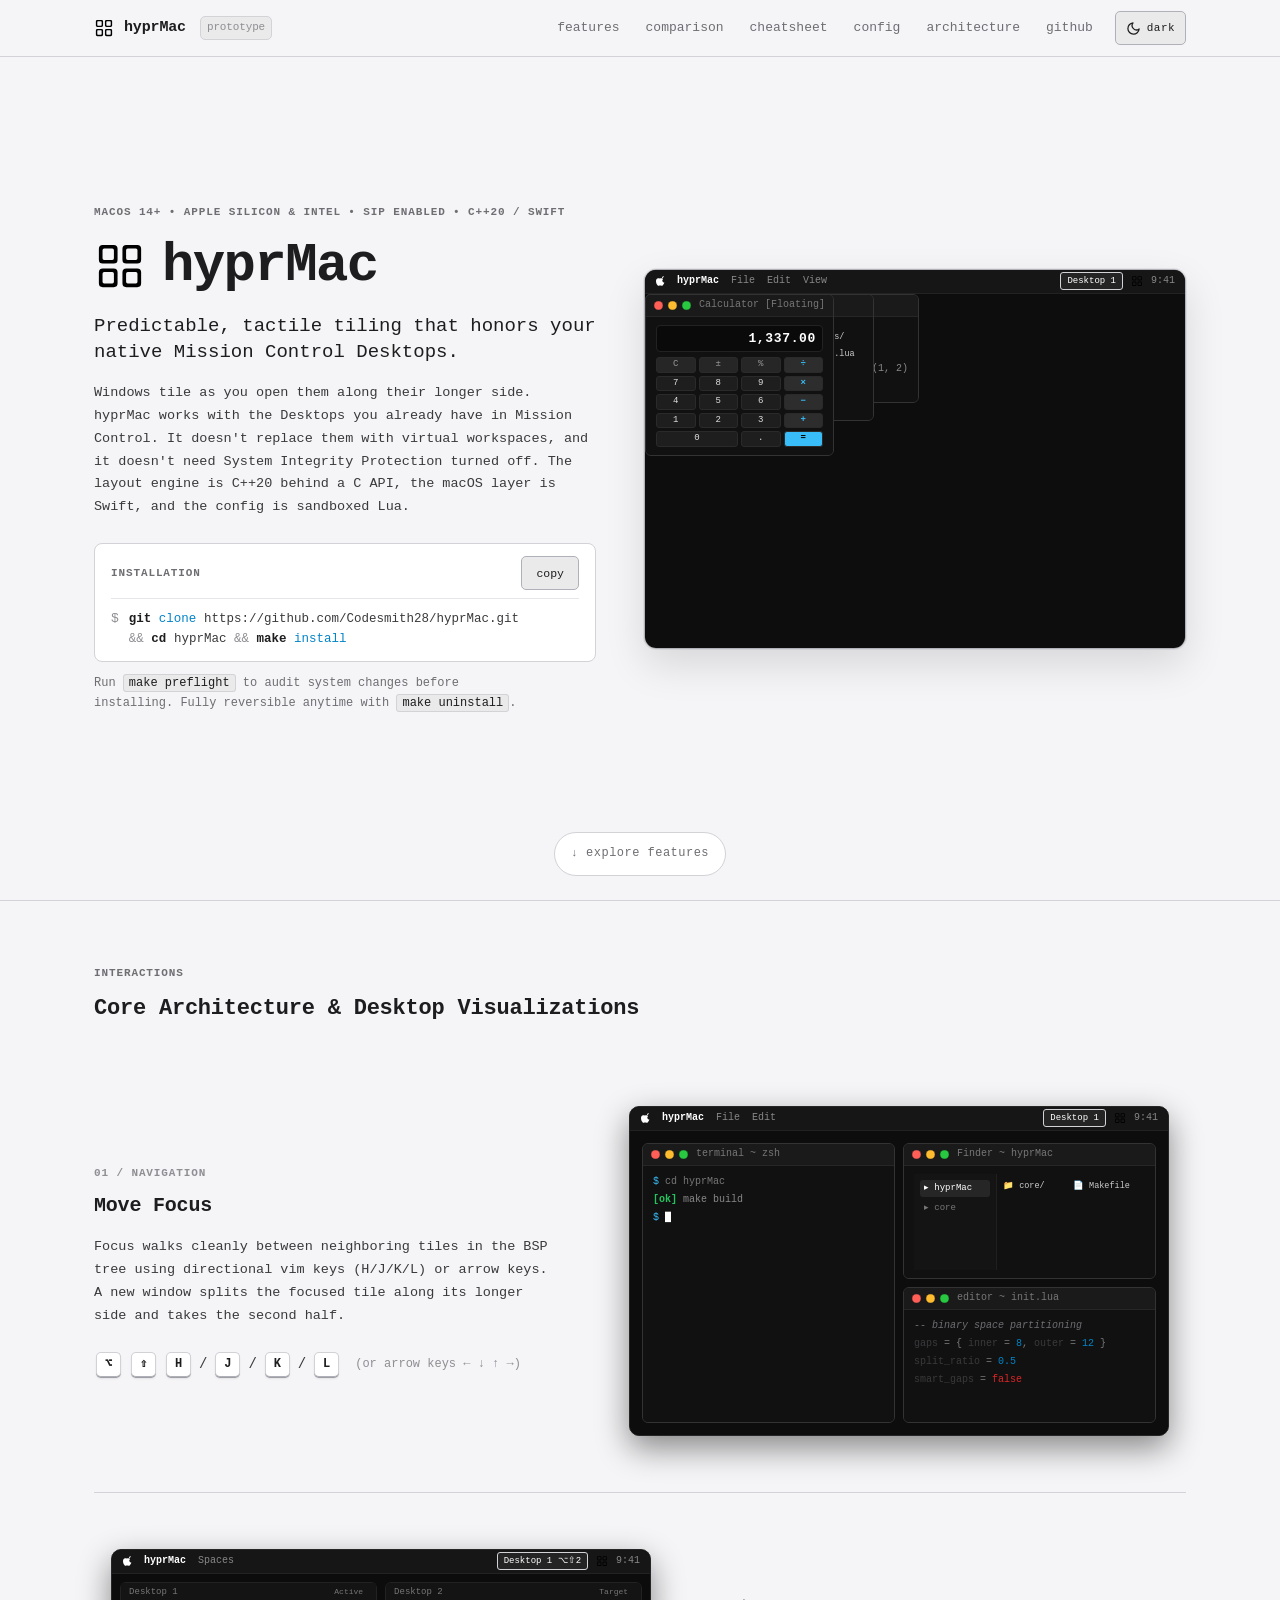
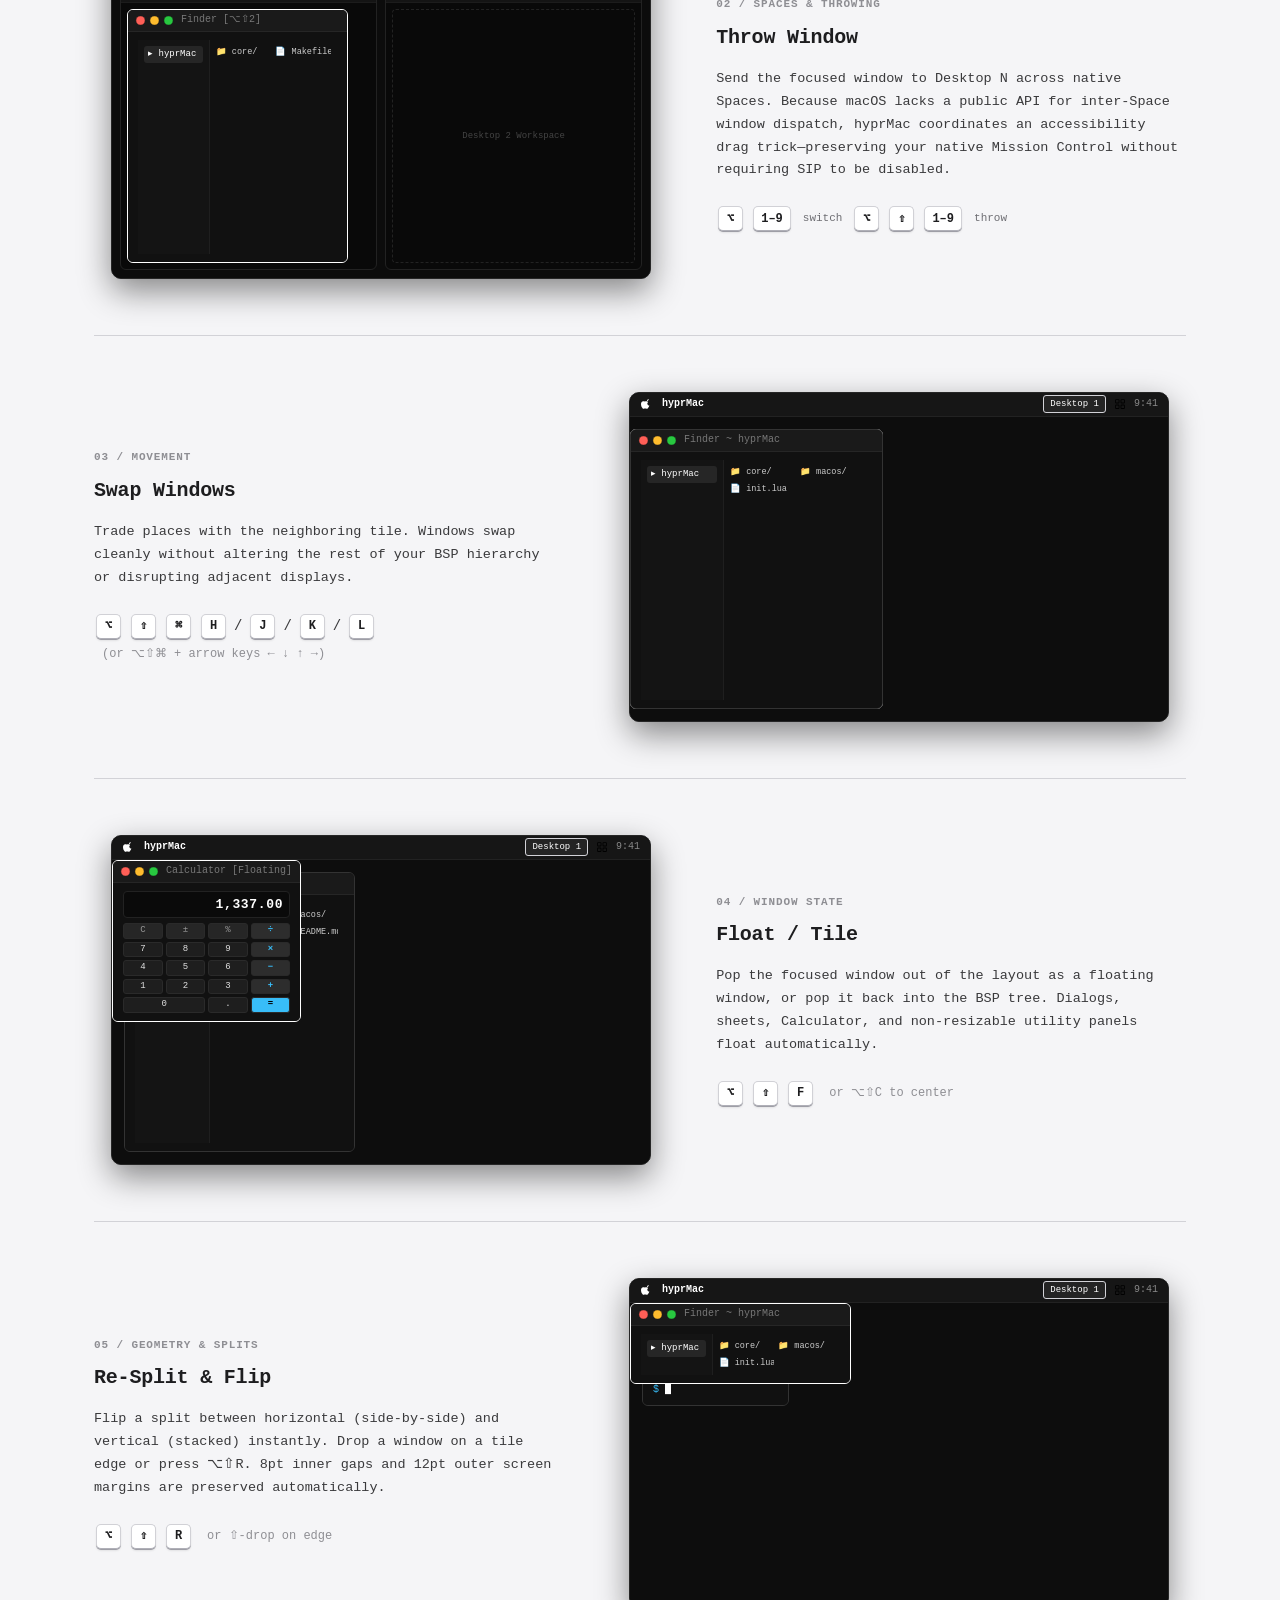
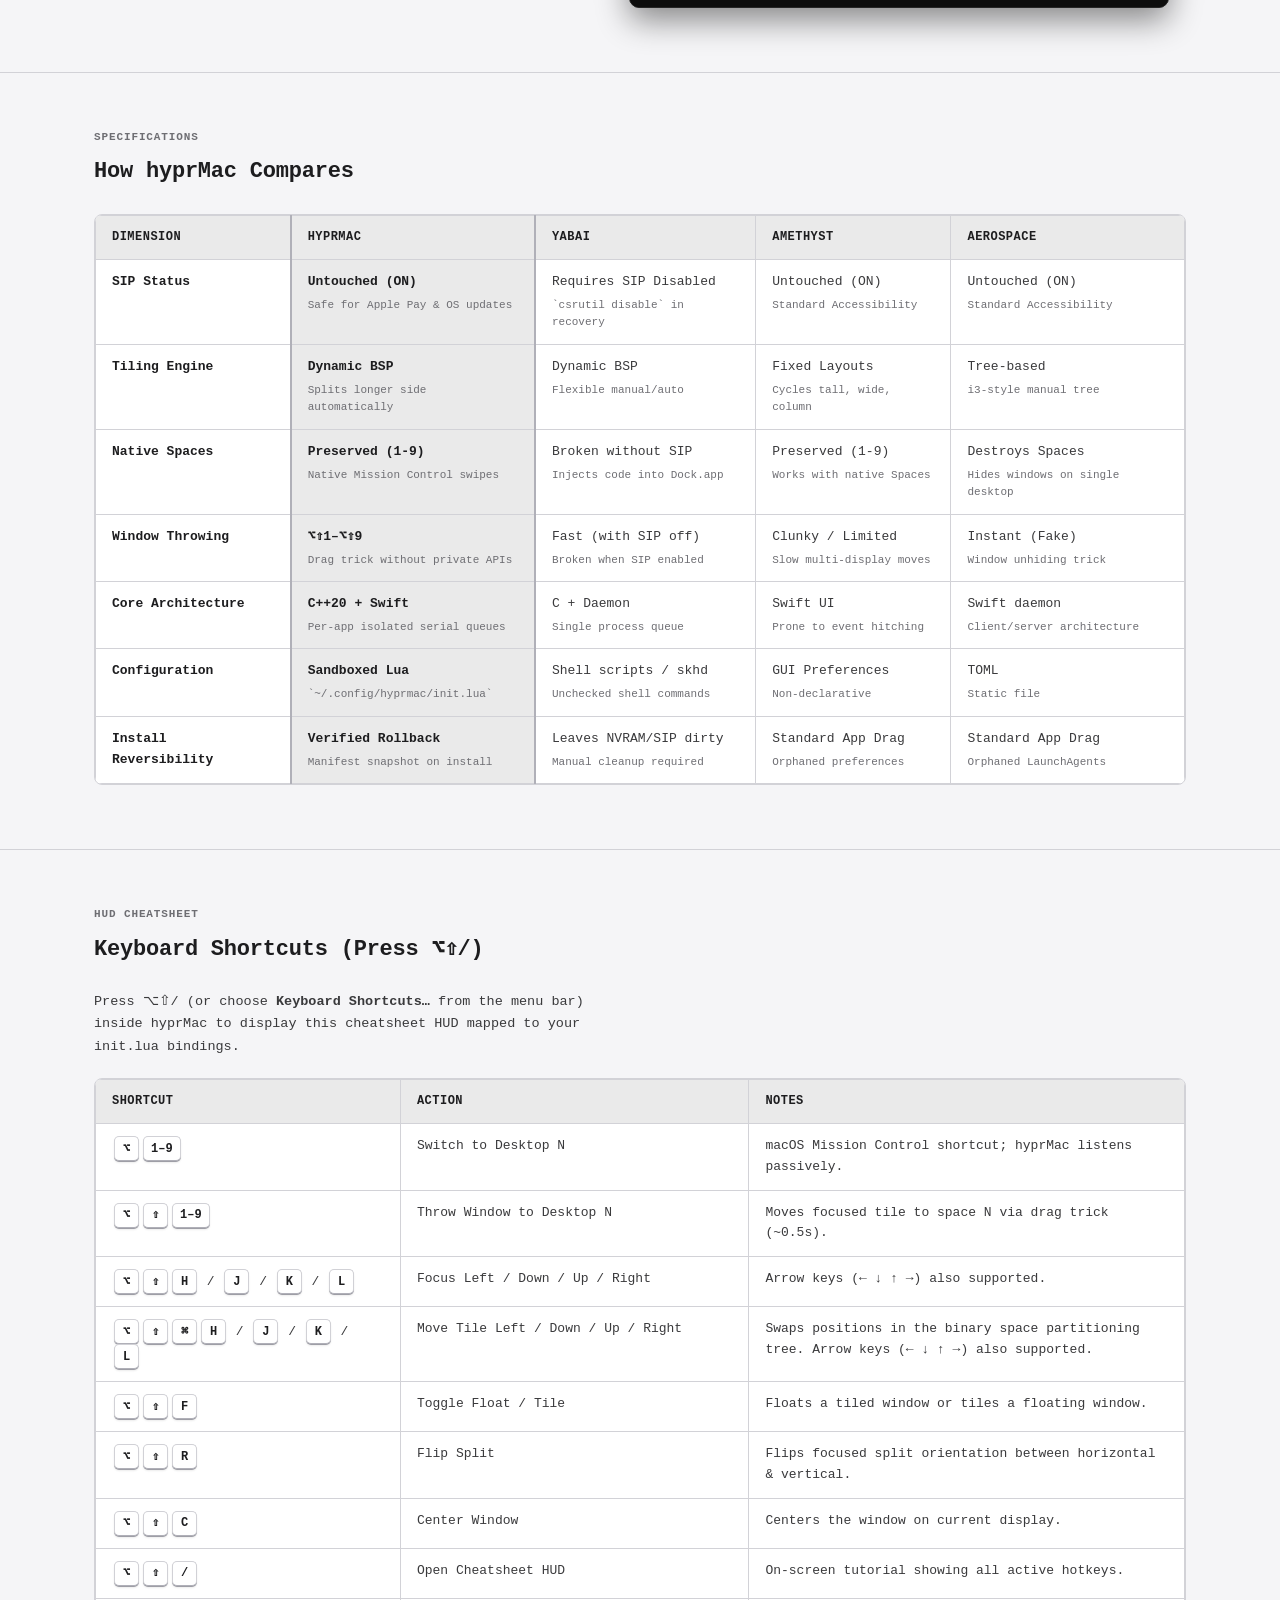
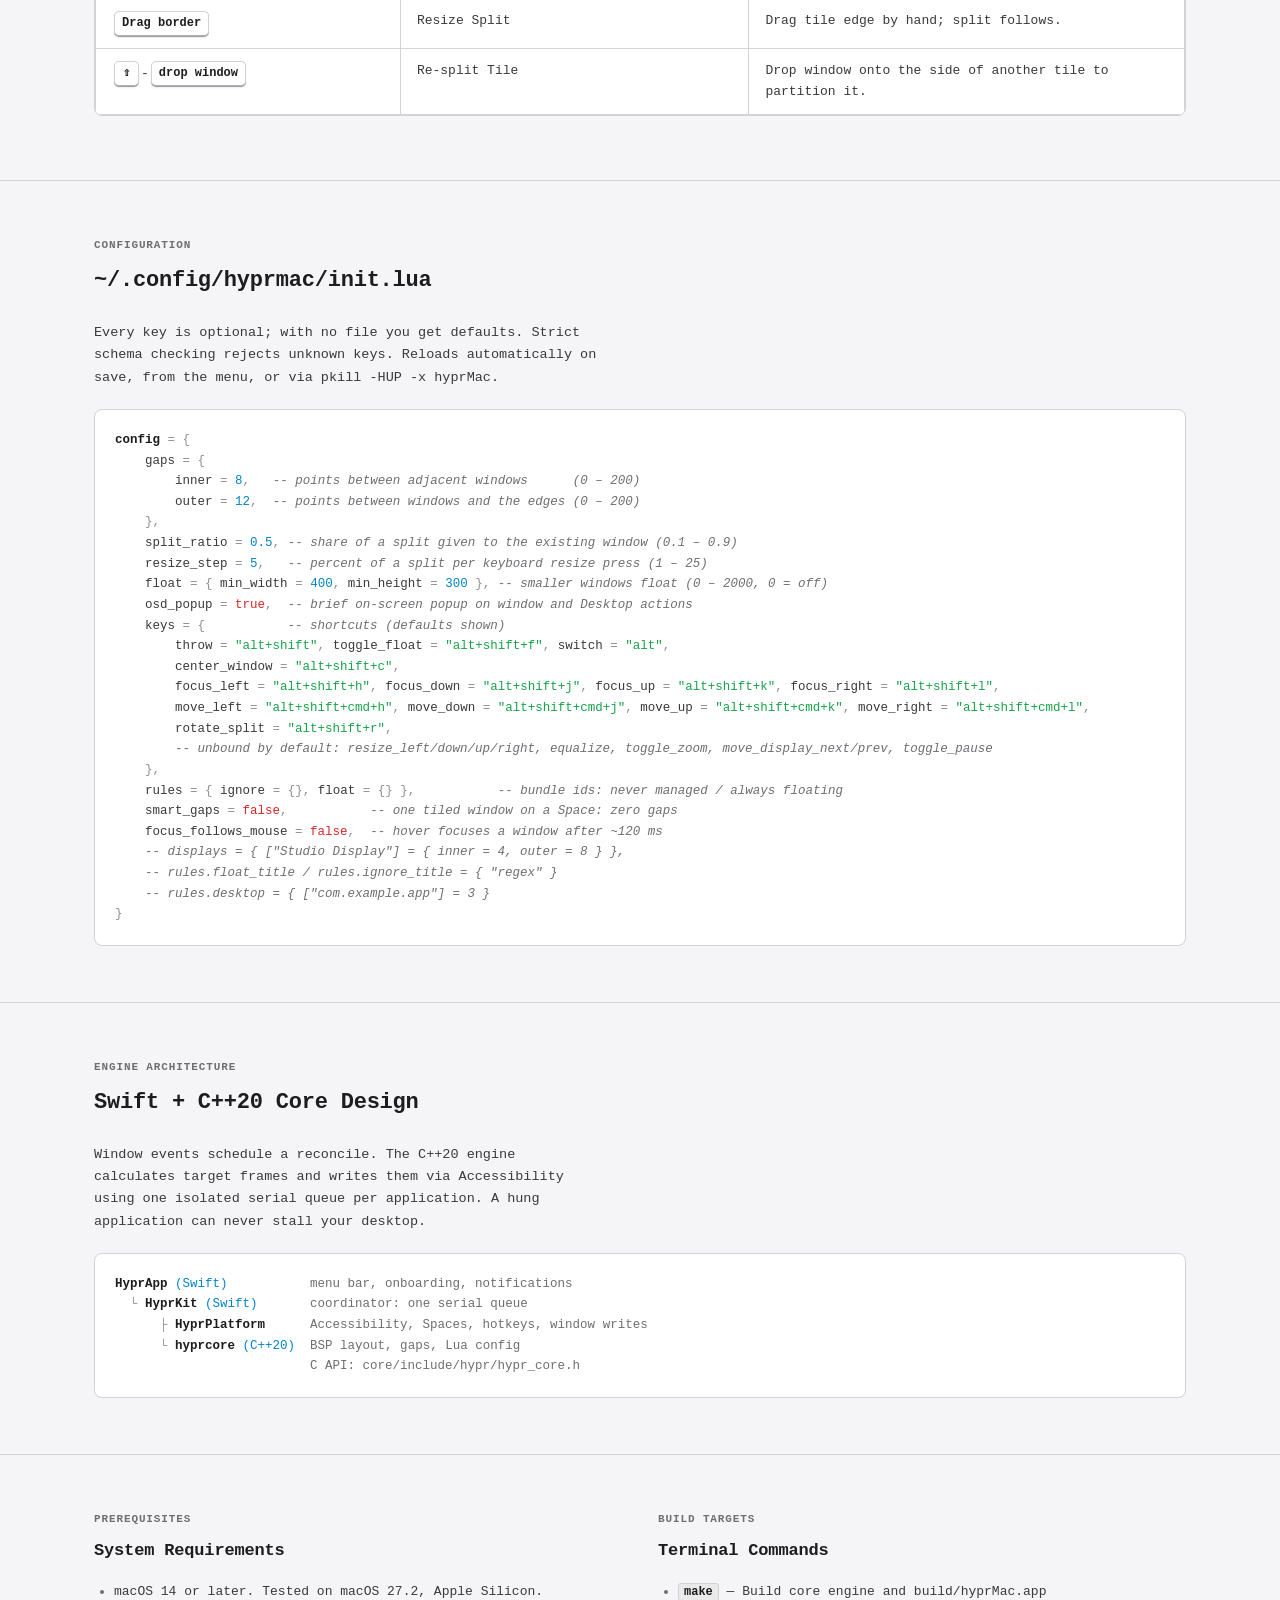
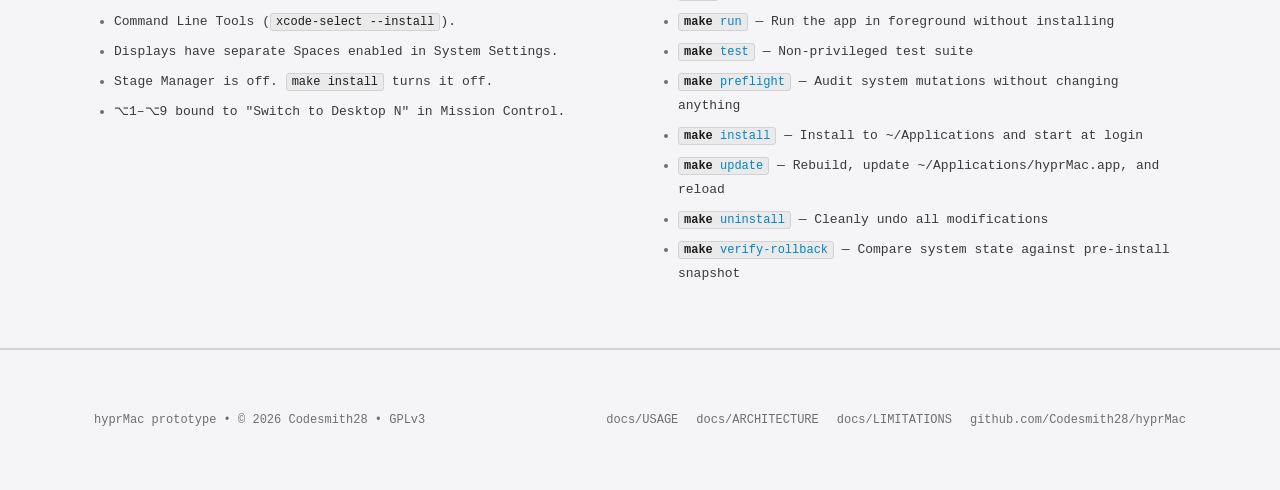
<file: web/index.html>
<!DOCTYPE html>
<html lang="en">
<head>
  <meta charset="UTF-8">
  <meta name="viewport" content="width=device-width, initial-scale=1.0">
  <title>hyprMac — Hyprland-style Tiling for macOS</title>
  <meta name="description" content="Hyprland-style tiling for macOS that keeps your native Spaces without disabling SIP. C++20 engine, Swift layer, sandboxed Lua config.">
  <link rel="icon" type="image/svg+xml" href="icon.svg">
  <link rel="icon" type="image/png" sizes="32x32" href="favicon-32x32.png">
  <link rel="icon" type="image/png" sizes="16x16" href="favicon-16x16.png">
  <link rel="apple-touch-icon" sizes="180x180" href="apple-touch-icon.png">
  <link rel="shortcut icon" href="favicon.ico">
  <script>
    (function() {
      try {
        var saved = localStorage.getItem('hyprmac-theme');
        if (saved === 'light' || saved === 'dark') {
          document.documentElement.setAttribute('data-theme', saved);
        } else if (window.matchMedia && window.matchMedia('(prefers-color-scheme: light)').matches) {
          document.documentElement.setAttribute('data-theme', 'light');
        } else {
          document.documentElement.setAttribute('data-theme', 'dark');
        }
      } catch (e) {}
    })();
  </script>
  <link rel="stylesheet" href="style.css">
  <link rel="stylesheet" href="animations.css">
</head>
<body>
  <!-- Header / Navigation -->
  <header class="site-header">
    <div class="container header-inner">
      <a href="#top" class="brand">
        <img src="icon.svg" alt="hyprMac icon" class="brand-icon">
        <span>hyprMac</span>
        <span class="brand-tag">prototype</span>
      </a>
      <div class="header-controls">
        <nav id="primary-nav" class="site-nav" aria-label="Primary">
          <ul class="nav-links">
            <li><a href="#features">features</a></li>
            <li><a href="#comparison">comparison</a></li>
            <li><a href="#cheatsheet">cheatsheet</a></li>
            <li><a href="#config">config</a></li>
            <li><a href="#architecture">architecture</a></li>
            <li><a href="https://github.com/Codesmith28/hyprMac" target="_blank" rel="noopener">github</a></li>
          </ul>
        </nav>
        <div class="header-actions">
          <button id="theme-toggle" class="theme-toggle-btn" type="button" aria-label="Toggle light and dark theme">
            <span class="theme-toggle-icon" aria-hidden="true">
              <svg class="theme-icon-sun" viewBox="0 0 16 16" fill="none" stroke="currentColor" stroke-width="1.5" stroke-linecap="round" stroke-linejoin="round">
                <circle cx="8" cy="8" r="3"></circle>
                <path d="M8 1v2M8 13v2M1 8h2M13 8h2M3.05 3.05l1.41 1.41M11.54 11.54l1.41 1.41M3.05 12.95l1.41-1.41M11.54 4.46l1.41-1.41"></path>
              </svg>
              <svg class="theme-icon-moon" viewBox="0 0 24 24" fill="none" stroke="currentColor" stroke-width="2" stroke-linecap="round" stroke-linejoin="round">
                <path d="M21 12.79A9 9 0 1 1 11.21 3 7 7 0 0 0 21 12.79z"></path>
              </svg>
            </span>
            <span class="theme-toggle-label">light</span>
          </button>
          <button id="nav-toggle" class="nav-toggle-btn" type="button" aria-expanded="false" aria-controls="primary-nav" aria-label="Toggle navigation menu">
            <span class="nav-toggle-icon" aria-hidden="true">≡</span>
          </button>
        </div>
      </div>
    </div>
  </header>

  <main id="top">
    <!-- Hero Section: Full Viewport Landing -->
    <section class="hero-section">
      <div class="container hero-container">
        <div class="hero-2col">
          <!-- Left Column: Hero Brand & Quickstart -->
          <div class="hero-left-col">
            <div class="hero-meta">macOS 14+ • Apple Silicon &amp; Intel • SIP Enabled • C++20 / Swift</div>
            
            <div class="hero-brand">
              <img src="icon.svg" alt="hyprMac icon" class="hero-brand-icon">
              <h1 class="hero-title">hyprMac</h1>
            </div>

            <p class="hero-tagline">
              Predictable, tactile tiling that honors your native Mission Control Desktops.
            </p>

            <p class="hero-desc">
              Windows tile as you open them along their longer side. hyprMac works with the Desktops you already have in Mission Control. It doesn't replace them with virtual workspaces, and it doesn't need System Integrity Protection turned off. The layout engine is C++20 behind a C API, the macOS layer is Swift, and the config is sandboxed Lua.
            </p>

            <!-- Quickstart Install Card with 1-Click Copy -->
            <div class="install-block">
              <div class="install-bar">
                <span class="install-label">INSTALLATION</span>
                <button class="btn-copy" id="copy-btn" aria-label="Copy install command">copy</button>
              </div>
              <div class="install-cmd-wrap">
                <span class="prompt">$</span>
                <code class="cmd-text" id="install-cmd"><span class="cmd-line"><span class="sh-cmd">git</span> <span class="sh-sub">clone</span> <span class="sh-arg">https://github.com/Codesmith28/hyprMac.git</span></span> <span class="cmd-line"><span class="syn-punct">&amp;&amp;</span> <span class="sh-cmd">cd</span> <span class="sh-arg">hyprMac</span> <span class="syn-punct">&amp;&amp;</span> <span class="sh-cmd">make</span> <span class="sh-sub">install</span></span></code>
              </div>
            </div>
            <div class="install-note">
              Run <code>make preflight</code> to audit system changes before installing. Fully reversible anytime with <code>make uninstall</code>.
            </div>
          </div>

          <!-- Right Column: End-to-End macOS Desktop Preview -->
          <div class="hero-right-col">
            <div class="hero-desktop-preview" aria-label="End-to-end preview: How you use your Mac with hyprMac">
              <div class="macos-desktop">
                <div class="macos-menubar">
                  <div class="menubar-left">
                    <svg class="apple-logo" viewBox="0 0 170 170" fill="currentColor" aria-label="Apple logo"><path d="M150.37 130.25c-2.45 5.66-5.35 10.87-8.71 15.66-4.58 6.53-8.33 11.05-11.22 13.56-4.48 4.12-9.28 6.23-14.42 6.35-3.69 0-8.14-1.05-13.32-3.18-5.19-2.12-9.97-3.17-14.34-3.17-4.58 0-9.49 1.05-14.75 3.17-5.26 2.13-9.5 3.24-12.74 3.35-4.35.13-9.16-1.9-14.42-6.08-3.7-3.04-7.66-7.85-11.89-14.43-5.22-8.14-9.41-17.6-12.57-28.37-3.16-10.77-4.74-21.28-4.74-31.54 0-14.07 3.5-25.75 10.5-35.03 7-9.28 15.93-13.97 26.79-14.08 4.79 0 10.15 1.25 16.08 3.75 5.93 2.5 9.77 3.75 11.53 3.75 1.52 0 5.48-1.29 11.89-3.87 6.41-2.58 11.75-3.81 16.03-3.69 12.39.65 22.38 5.45 29.97 14.4-10.88 6.64-16.21 15.77-16 27.4.21 9.15 3.82 16.88 10.83 23.2 7.02 6.32 15.22 9.89 24.6 10.72-2.18 6.75-4.94 13.53-8.29 20.35zM119.22 31.84c0-7.39 2.65-14.28 7.95-20.67 5.3-6.39 11.77-10.37 19.41-11.17.22 1.3.33 2.4.33 3.3 0 7.39-2.73 14.38-8.19 20.97-5.46 6.59-12.06 10.51-19.8 10.77-.11-1.08-.17-2.15-.17-3.2z"/></svg>
                    <span class="menu-app">hyprMac</span>
                    <span class="menu-item">File</span>
                    <span class="menu-item">Edit</span>
                    <span class="menu-item">View</span>
                  </div>
                  <div class="menubar-right">
                    <span class="menu-space-badge hero-space-badge">
                      <span class="badge-d1">Desktop 1</span>
                      <span class="badge-d2">Desktop 2</span>
                    </span>
                    <img src="icon.svg" class="menubar-icon" alt="">
                    <span class="menu-time">9:41</span>
                  </div>
                </div>

                <div class="desktop-workspace">
                  <!-- Window 1: Terminal (Terminal ~ zsh) -->
                  <div class="mac-window win-hero-term">
                    <div class="mac-titlebar">
                      <div class="traffic-lights"><span class="tl tl-red"></span><span class="tl tl-yellow"></span><span class="tl tl-green"></span></div>
                      <span class="win-title">terminal ~ zsh (80x24)</span>
                    </div>
                    <div class="mac-body dummy-term">
                      <div class="term-line"><span class="term-prompt">codesmith@mac:~/hyprMac$</span> <span class="term-cmd">make run</span></div>
                      <div class="term-line term-out"><span class="term-ok">[ok]</span> hyprcore: C++20 BSP initialized</div>
                      <div class="term-line term-out"><span class="term-ok">[ok]</span> spaces: native Mission Control (1, 2)</div>
                      <div class="term-line"><span class="term-prompt">codesmith@mac:~/hyprMac$</span> <span class="term-cursor">█</span></div>
                    </div>
                  </div>

                  <!-- Window 2: Code Editor (nvim ~ init.lua) -->
                  <div class="mac-window win-hero-edit">
                    <div class="mac-titlebar">
                      <div class="traffic-lights"><span class="tl tl-red"></span><span class="tl tl-yellow"></span><span class="tl tl-green"></span></div>
                      <span class="win-title">nvim ~ init.lua</span>
                    </div>
                    <div class="mac-body dummy-code">
                      <div class="code-line"><span class="syn-comment">-- hyprMac layout config</span></div>
                      <div class="code-line"><span class="syn-prop">gaps</span> = { <span class="syn-prop">inner</span> = <span class="syn-num">8</span>, <span class="syn-prop">outer</span> = <span class="syn-num">12</span> }</div>
                      <div class="code-line"><span class="syn-prop">split_ratio</span> = <span class="syn-num">0.5</span></div>
                      <div class="code-line"><span class="syn-prop">osd_popup</span> = <span class="syn-bool">true</span></div>
                    </div>
                  </div>

                  <!-- Window 3: Finder (~ hyprMac) -->
                  <div class="mac-window win-hero-finder">
                    <div class="mac-titlebar">
                      <div class="traffic-lights"><span class="tl tl-red"></span><span class="tl tl-yellow"></span><span class="tl tl-green"></span></div>
                      <span class="win-title">Finder ~ hyprMac</span>
                    </div>
                    <div class="mac-body dummy-finder">
                      <div class="finder-sidebar">
                        <div class="finder-side-title">Places</div>
                        <div class="finder-side-item">▸ Apps</div>
                        <div class="finder-side-item active">▸ hyprMac</div>
                        <div class="finder-side-item">▸ Docs</div>
                      </div>
                      <div class="finder-files">
                        <div class="finder-file"><span class="f-icon">📁</span> core/</div>
                        <div class="finder-file"><span class="f-icon">📁</span> macos/</div>
                        <div class="finder-file"><span class="f-icon">📄</span> Makefile</div>
                        <div class="finder-file"><span class="f-icon">📄</span> init.lua</div>
                        <div class="finder-file"><span class="f-icon">📄</span> README.md</div>
                      </div>
                    </div>
                  </div>

                  <!-- Window 4: Calculator [Floating] -->
                  <div class="mac-window win-hero-calc">
                    <div class="mac-titlebar">
                      <div class="traffic-lights"><span class="tl tl-red"></span><span class="tl tl-yellow"></span><span class="tl tl-green"></span></div>
                      <span class="win-title">Calculator [Floating]</span>
                    </div>
                    <div class="mac-body dummy-calc">
                      <div class="calc-screen">1,337.00</div>
                      <div class="calc-grid">
                        <div class="calc-btn calc-fn">C</div>
                        <div class="calc-btn calc-fn">±</div>
                        <div class="calc-btn calc-fn">%</div>
                        <div class="calc-btn calc-op">÷</div>
                        <div class="calc-btn">7</div>
                        <div class="calc-btn">8</div>
                        <div class="calc-btn">9</div>
                        <div class="calc-btn calc-op">×</div>
                        <div class="calc-btn">4</div>
                        <div class="calc-btn">5</div>
                        <div class="calc-btn">6</div>
                        <div class="calc-btn calc-op">−</div>
                        <div class="calc-btn">1</div>
                        <div class="calc-btn">2</div>
                        <div class="calc-btn">3</div>
                        <div class="calc-btn calc-op">+</div>
                        <div class="calc-btn calc-zero">0</div>
                        <div class="calc-btn">.</div>
                        <div class="calc-btn calc-eq">=</div>
                      </div>
                    </div>
                  </div>

                  <!-- Real-time OSD HUD Notifier: synchronized with actions -->
                  <div class="hero-osd-container">
                    <div class="hero-osd-pill osd-step-1">
                      <span class="osd-icon">❖</span> <span>Tiling active • 8pt gaps, 12pt margins</span>
                    </div>
                    <div class="hero-osd-pill osd-step-2">
                      <span class="osd-icon">⬌</span> <span>Open Editor ➔ Longer-Axis BSP Split (50/50)</span>
                    </div>
                    <div class="hero-osd-pill osd-step-3">
                      <span class="osd-icon">⬍</span> <span>Open Finder ➔ Stacked Sub-Split on Active Tile</span>
                    </div>
                    <div class="hero-osd-pill osd-step-4">
                      <span class="osd-icon">⇄</span> <span>⌥⇧⌘K Swap Up (Finder ⇄ Editor)</span>
                    </div>
                    <div class="hero-osd-pill osd-step-5">
                      <span class="osd-icon">⟳</span> <span>⌥⇧R Flip Split ➔ Stacked to Side-by-Side</span>
                    </div>
                    <div class="hero-osd-pill osd-step-6">
                      <span class="osd-icon">❐</span> <span>Open Calculator ➔ Auto-Floated (Utility Window)</span>
                    </div>
                    <div class="hero-osd-pill osd-step-7">
                      <span class="osd-icon">➔</span> <span>⌥⇧2 Throw Finder to Space 2 ➔ Neighbor Expands</span>
                    </div>
                    <div class="hero-osd-pill osd-step-8">
                      <span class="osd-icon">⇲</span> <span>⌥2 Switch to Desktop 2 ➔ Finder Tiled on Space 2</span>
                    </div>
                  </div>
                </div>
              </div>
            </div>
          </div>
        </div>
      </div>

      <!-- Refined Scroll Link -->
      <div class="hero-scroll-indicator">
        <a href="#features" class="hero-anchor-link" aria-label="Scroll down to explore features">
          <span class="anchor-icon">↓</span> explore features
        </a>
      </div>
    </section>

    <!-- Alternating & Panoramic Feature Showcase -->
    <section id="features" class="features-section">
      <div class="container">
        <div class="section-label">INTERACTIONS</div>
        <h2 class="section-title">Core Architecture &amp; Desktop Visualizations</h2>

        <!-- Feature 1: Move Focus (Desc Left, Anim Right) -->
        <div class="feature-row">
          <div class="feature-text-col">
            <div class="feature-tag">01 / NAVIGATION</div>
            <h3 class="feature-heading">Move Focus</h3>
            <p class="feature-desc">
              Focus walks cleanly between neighboring tiles in the BSP tree using directional vim keys (H/J/K/L) or arrow keys. A new window splits the focused tile along its longer side and takes the second half.
            </p>
            <div class="keycap-row">
              <kbd class="kbd">⌥</kbd><kbd class="kbd">⇧</kbd><kbd class="kbd">H</kbd> / <kbd class="kbd">J</kbd> / <kbd class="kbd">K</kbd> / <kbd class="kbd">L</kbd>
              <span class="key-hint">(or arrow keys ← ↓ ↑ →)</span>
            </div>
          </div>
          <div class="feature-anim-col">
            <div class="feature-anim" aria-label="Move Focus on Desktop">
              <div class="macos-desktop">
                <div class="macos-menubar">
                  <div class="menubar-left">
                    <svg class="apple-logo" viewBox="0 0 170 170" fill="currentColor" aria-label="Apple logo"><path d="M150.37 130.25c-2.45 5.66-5.35 10.87-8.71 15.66-4.58 6.53-8.33 11.05-11.22 13.56-4.48 4.12-9.28 6.23-14.42 6.35-3.69 0-8.14-1.05-13.32-3.18-5.19-2.12-9.97-3.17-14.34-3.17-4.58 0-9.49 1.05-14.75 3.17-5.26 2.13-9.5 3.24-12.74 3.35-4.35.13-9.16-1.9-14.42-6.08-3.7-3.04-7.66-7.85-11.89-14.43-5.22-8.14-9.41-17.6-12.57-28.37-3.16-10.77-4.74-21.28-4.74-31.54 0-14.07 3.5-25.75 10.5-35.03 7-9.28 15.93-13.97 26.79-14.08 4.79 0 10.15 1.25 16.08 3.75 5.93 2.5 9.77 3.75 11.53 3.75 1.52 0 5.48-1.29 11.89-3.87 6.41-2.58 11.75-3.81 16.03-3.69 12.39.65 22.38 5.45 29.97 14.4-10.88 6.64-16.21 15.77-16 27.4.21 9.15 3.82 16.88 10.83 23.2 7.02 6.32 15.22 9.89 24.6 10.72-2.18 6.75-4.94 13.53-8.29 20.35zM119.22 31.84c0-7.39 2.65-14.28 7.95-20.67 5.3-6.39 11.77-10.37 19.41-11.17.22 1.3.33 2.4.33 3.3 0 7.39-2.73 14.38-8.19 20.97-5.46 6.59-12.06 10.51-19.8 10.77-.11-1.08-.17-2.15-.17-3.2z"/></svg>
                    <span class="menu-app">hyprMac</span>
                    <span class="menu-item">File</span>
                    <span class="menu-item">Edit</span>
                  </div>
                  <div class="menubar-right">
                    <span class="menu-space-badge">Desktop 1</span>
                    <img src="icon.svg" class="menubar-icon" alt="">
                    <span class="menu-time">9:41</span>
                  </div>
                </div>
                <div class="desktop-workspace">
                  <div class="mac-window win-focus-1">
                    <div class="mac-titlebar">
                      <div class="traffic-lights"><span class="tl tl-red"></span><span class="tl tl-yellow"></span><span class="tl tl-green"></span></div>
                      <span class="win-title">terminal ~ zsh</span>
                    </div>
                    <div class="mac-body dummy-term">
                      <div class="term-line"><span class="term-prompt">$</span> cd hyprMac</div>
                      <div class="term-line term-out"><span class="term-ok">[ok]</span> make build</div>
                      <div class="term-line"><span class="term-prompt">$</span> <span class="term-cursor">█</span></div>
                    </div>
                  </div>
                  <div class="mac-window win-focus-2">
                    <div class="mac-titlebar">
                      <div class="traffic-lights"><span class="tl tl-red"></span><span class="tl tl-yellow"></span><span class="tl tl-green"></span></div>
                      <span class="win-title">Finder ~ hyprMac</span>
                    </div>
                    <div class="mac-body dummy-finder">
                      <div class="finder-sidebar">
                        <div class="finder-side-item active">▸ hyprMac</div>
                        <div class="finder-side-item">▸ core</div>
                      </div>
                      <div class="finder-files">
                        <div class="finder-file">📁 core/</div>
                        <div class="finder-file">📄 Makefile</div>
                      </div>
                    </div>
                  </div>
                  <!-- Authentic Code Editor Window in Feature 1 -->
                  <div class="mac-window win-focus-3">
                    <div class="mac-titlebar">
                      <div class="traffic-lights"><span class="tl tl-red"></span><span class="tl tl-yellow"></span><span class="tl tl-green"></span></div>
                      <span class="win-title">editor ~ init.lua</span>
                    </div>
                    <div class="mac-body dummy-code">
                      <div class="code-line"><span class="syn-comment">-- binary space partitioning</span></div>
                      <div class="code-line"><span class="syn-prop">gaps</span> = { <span class="syn-prop">inner</span> = <span class="syn-num">8</span>, <span class="syn-prop">outer</span> = <span class="syn-num">12</span> }</div>
                      <div class="code-line"><span class="syn-prop">split_ratio</span> = <span class="syn-num">0.5</span></div>
                      <div class="code-line"><span class="syn-prop">smart_gaps</span> = <span class="syn-bool">false</span></div>
                    </div>
                  </div>
                </div>
              </div>
            </div>
          </div>
        </div>

        <!-- Feature 2: Native Spaces & Throwing (Anim Left, Desc Right) -->
        <div class="feature-row row-reverse">
          <div class="feature-text-col">
            <div class="feature-tag">02 / SPACES &amp; THROWING</div>
            <h3 class="feature-heading">Throw Window</h3>
            <p class="feature-desc">
              Send the focused window to Desktop N across native Spaces. Because macOS lacks a public API for inter-Space window dispatch, hyprMac coordinates an accessibility drag trick—preserving your native Mission Control without requiring SIP to be disabled.
            </p>
            <div class="keycap-row">
              <kbd class="kbd">⌥</kbd><kbd class="kbd">1–9</kbd> <span class="key-action-hint">switch</span>
              <kbd class="kbd">⌥</kbd><kbd class="kbd">⇧</kbd><kbd class="kbd">1–9</kbd> <span class="key-action-hint">throw</span>
            </div>
          </div>
          <div class="feature-anim-col">
            <div class="feature-anim" aria-label="Throw Window across Desktop Spaces">
              <div class="macos-desktop">
                <div class="macos-menubar">
                  <div class="menubar-left">
                    <svg class="apple-logo" viewBox="0 0 170 170" fill="currentColor" aria-label="Apple logo"><path d="M150.37 130.25c-2.45 5.66-5.35 10.87-8.71 15.66-4.58 6.53-8.33 11.05-11.22 13.56-4.48 4.12-9.28 6.23-14.42 6.35-3.69 0-8.14-1.05-13.32-3.18-5.19-2.12-9.97-3.17-14.34-3.17-4.58 0-9.49 1.05-14.75 3.17-5.26 2.13-9.5 3.24-12.74 3.35-4.35.13-9.16-1.9-14.42-6.08-3.7-3.04-7.66-7.85-11.89-14.43-5.22-8.14-9.41-17.6-12.57-28.37-3.16-10.77-4.74-21.28-4.74-31.54 0-14.07 3.5-25.75 10.5-35.03 7-9.28 15.93-13.97 26.79-14.08 4.79 0 10.15 1.25 16.08 3.75 5.93 2.5 9.77 3.75 11.53 3.75 1.52 0 5.48-1.29 11.89-3.87 6.41-2.58 11.75-3.81 16.03-3.69 12.39.65 22.38 5.45 29.97 14.4-10.88 6.64-16.21 15.77-16 27.4.21 9.15 3.82 16.88 10.83 23.2 7.02 6.32 15.22 9.89 24.6 10.72-2.18 6.75-4.94 13.53-8.29 20.35zM119.22 31.84c0-7.39 2.65-14.28 7.95-20.67 5.3-6.39 11.77-10.37 19.41-11.17.22 1.3.33 2.4.33 3.3 0 7.39-2.73 14.38-8.19 20.97-5.46 6.59-12.06 10.51-19.8 10.77-.11-1.08-.17-2.15-.17-3.2z"/></svg>
                    <span class="menu-app">hyprMac</span>
                    <span class="menu-item">Spaces</span>
                  </div>
                  <div class="menubar-right">
                    <span class="menu-space-badge throw-space-badge">Desktop 1 ⌥⇧2</span>
                    <img src="icon.svg" class="menubar-icon" alt="">
                    <span class="menu-time">9:41</span>
                  </div>
                </div>
                <div class="desktop-workspace dual-spaces-workspace">
                  <!-- Desktop 1 Zone -->
                  <div class="space-zone space-zone-1">
                    <div class="space-zone-header">
                      <span class="space-zone-name">Desktop 1</span>
                      <span class="space-zone-tag zone-tag-1">Active</span>
                    </div>
                    <div class="space-zone-body">
                      <div class="mac-window win-throw-stay">
                        <div class="mac-titlebar">
                          <div class="traffic-lights"><span class="tl tl-red"></span><span class="tl tl-yellow"></span><span class="tl tl-green"></span></div>
                          <span class="win-title">terminal ~ zsh</span>
                        </div>
                        <div class="mac-body dummy-term">
                          <div class="term-line"><span class="term-prompt">$</span> make run</div>
                          <div class="term-line term-out"><span class="term-ok">[ok]</span> tile expanded</div>
                        </div>
                      </div>
                      <div class="mac-window win-throw-move">
                        <div class="mac-titlebar">
                          <div class="traffic-lights"><span class="tl tl-red"></span><span class="tl tl-yellow"></span><span class="tl tl-green"></span></div>
                          <span class="win-title">Finder [⌥⇧2]</span>
                        </div>
                        <div class="mac-body dummy-finder">
                          <div class="finder-sidebar">
                            <div class="finder-side-item active">▸ hyprMac</div>
                          </div>
                          <div class="finder-files">
                            <div class="finder-file">📁 core/</div>
                            <div class="finder-file">📄 Makefile</div>
                          </div>
                        </div>
                      </div>
                    </div>
                  </div>

                  <!-- Desktop 2 Zone -->
                  <div class="space-zone space-zone-2">
                    <div class="space-zone-header">
                      <span class="space-zone-name">Desktop 2</span>
                      <span class="space-zone-tag zone-tag-2">Target</span>
                    </div>
                    <div class="space-zone-body">
                      <div class="space-drop-target">
                        <span class="drop-hint">Desktop 2 Workspace</span>
                      </div>
                    </div>
                  </div>
                </div>
              </div>
            </div>
          </div>
        </div>

        <!-- Feature 3: Navigation & Move (Desc Left, Anim Right) -->
        <div class="feature-row">
          <div class="feature-text-col">
            <div class="feature-tag">03 / MOVEMENT</div>
            <h3 class="feature-heading">Swap Windows</h3>
            <p class="feature-desc">
              Trade places with the neighboring tile. Windows swap cleanly without altering the rest of your BSP hierarchy or disrupting adjacent displays.
            </p>
            <div class="keycap-row">
              <kbd class="kbd">⌥</kbd><kbd class="kbd">⇧</kbd><kbd class="kbd">⌘</kbd><kbd class="kbd">H</kbd> / <kbd class="kbd">J</kbd> / <kbd class="kbd">K</kbd> / <kbd class="kbd">L</kbd>
              <span class="key-hint">(or ⌥⇧⌘ + arrow keys ← ↓ ↑ →)</span>
            </div>
          </div>
          <div class="feature-anim-col">
            <div class="feature-anim" aria-label="Swap Windows on Desktop">
              <div class="macos-desktop">
                <div class="macos-menubar">
                  <div class="menubar-left">
                    <svg class="apple-logo" viewBox="0 0 170 170" fill="currentColor" aria-label="Apple logo"><path d="M150.37 130.25c-2.45 5.66-5.35 10.87-8.71 15.66-4.58 6.53-8.33 11.05-11.22 13.56-4.48 4.12-9.28 6.23-14.42 6.35-3.69 0-8.14-1.05-13.32-3.18-5.19-2.12-9.97-3.17-14.34-3.17-4.58 0-9.49 1.05-14.75 3.17-5.26 2.13-9.5 3.24-12.74 3.35-4.35.13-9.16-1.9-14.42-6.08-3.7-3.04-7.66-7.85-11.89-14.43-5.22-8.14-9.41-17.6-12.57-28.37-3.16-10.77-4.74-21.28-4.74-31.54 0-14.07 3.5-25.75 10.5-35.03 7-9.28 15.93-13.97 26.79-14.08 4.79 0 10.15 1.25 16.08 3.75 5.93 2.5 9.77 3.75 11.53 3.75 1.52 0 5.48-1.29 11.89-3.87 6.41-2.58 11.75-3.81 16.03-3.69 12.39.65 22.38 5.45 29.97 14.4-10.88 6.64-16.21 15.77-16 27.4.21 9.15 3.82 16.88 10.83 23.2 7.02 6.32 15.22 9.89 24.6 10.72-2.18 6.75-4.94 13.53-8.29 20.35zM119.22 31.84c0-7.39 2.65-14.28 7.95-20.67 5.3-6.39 11.77-10.37 19.41-11.17.22 1.3.33 2.4.33 3.3 0 7.39-2.73 14.38-8.19 20.97-5.46 6.59-12.06 10.51-19.8 10.77-.11-1.08-.17-2.15-.17-3.2z"/></svg>
                    <span class="menu-app">hyprMac</span>
                  </div>
                  <div class="menubar-right">
                    <span class="menu-space-badge">Desktop 1</span>
                    <img src="icon.svg" class="menubar-icon" alt="">
                    <span class="menu-time">9:41</span>
                  </div>
                </div>
                <div class="desktop-workspace">
                  <div class="mac-window win-swap-1">
                    <div class="mac-titlebar">
                      <div class="traffic-lights"><span class="tl tl-red"></span><span class="tl tl-yellow"></span><span class="tl tl-green"></span></div>
                      <span class="win-title">terminal ~ zsh</span>
                    </div>
                    <div class="mac-body dummy-term">
                      <div class="term-line"><span class="term-prompt">$</span> git status</div>
                      <div class="term-line term-out">Swapping on ⌥⇧⌘L</div>
                      <div class="term-line"><span class="term-prompt">$</span> <span class="term-cursor">█</span></div>
                    </div>
                  </div>
                  <div class="mac-window win-swap-2">
                    <div class="mac-titlebar">
                      <div class="traffic-lights"><span class="tl tl-red"></span><span class="tl tl-yellow"></span><span class="tl tl-green"></span></div>
                      <span class="win-title">Finder ~ hyprMac</span>
                    </div>
                    <div class="mac-body dummy-finder">
                      <div class="finder-sidebar">
                        <div class="finder-side-item active">▸ hyprMac</div>
                      </div>
                      <div class="finder-files">
                        <div class="finder-file">📁 core/</div>
                        <div class="finder-file">📁 macos/</div>
                        <div class="finder-file">📄 init.lua</div>
                      </div>
                    </div>
                  </div>
                </div>
              </div>
            </div>
          </div>
        </div>

        <!-- Feature 4: Floating Rules (Anim Left, Desc Right) -->
        <div class="feature-row row-reverse">
          <div class="feature-text-col">
            <div class="feature-tag">04 / WINDOW STATE</div>
            <h3 class="feature-heading">Float / Tile</h3>
            <p class="feature-desc">
              Pop the focused window out of the layout as a floating window, or pop it back into the BSP tree. Dialogs, sheets, Calculator, and non-resizable utility panels float automatically.
            </p>
            <div class="keycap-row">
              <kbd class="kbd">⌥</kbd><kbd class="kbd">⇧</kbd><kbd class="kbd">F</kbd>
              <span class="key-hint">or ⌥⇧C to center</span>
            </div>
          </div>
          <div class="feature-anim-col">
            <div class="feature-anim" aria-label="Float / Tile on Desktop">
              <div class="macos-desktop">
                <div class="macos-menubar">
                  <div class="menubar-left">
                    <svg class="apple-logo" viewBox="0 0 170 170" fill="currentColor" aria-label="Apple logo"><path d="M150.37 130.25c-2.45 5.66-5.35 10.87-8.71 15.66-4.58 6.53-8.33 11.05-11.22 13.56-4.48 4.12-9.28 6.23-14.42 6.35-3.69 0-8.14-1.05-13.32-3.18-5.19-2.12-9.97-3.17-14.34-3.17-4.58 0-9.49 1.05-14.75 3.17-5.26 2.13-9.5 3.24-12.74 3.35-4.35.13-9.16-1.9-14.42-6.08-3.7-3.04-7.66-7.85-11.89-14.43-5.22-8.14-9.41-17.6-12.57-28.37-3.16-10.77-4.74-21.28-4.74-31.54 0-14.07 3.5-25.75 10.5-35.03 7-9.28 15.93-13.97 26.79-14.08 4.79 0 10.15 1.25 16.08 3.75 5.93 2.5 9.77 3.75 11.53 3.75 1.52 0 5.48-1.29 11.89-3.87 6.41-2.58 11.75-3.81 16.03-3.69 12.39.65 22.38 5.45 29.97 14.4-10.88 6.64-16.21 15.77-16 27.4.21 9.15 3.82 16.88 10.83 23.2 7.02 6.32 15.22 9.89 24.6 10.72-2.18 6.75-4.94 13.53-8.29 20.35zM119.22 31.84c0-7.39 2.65-14.28 7.95-20.67 5.3-6.39 11.77-10.37 19.41-11.17.22 1.3.33 2.4.33 3.3 0 7.39-2.73 14.38-8.19 20.97-5.46 6.59-12.06 10.51-19.8 10.77-.11-1.08-.17-2.15-.17-3.2z"/></svg>
                    <span class="menu-app">hyprMac</span>
                  </div>
                  <div class="menubar-right">
                    <span class="menu-space-badge">Desktop 1</span>
                    <img src="icon.svg" class="menubar-icon" alt="">
                    <span class="menu-time">9:41</span>
                  </div>
                </div>
                <div class="desktop-workspace">
                  <div class="mac-window win-float-base">
                    <div class="mac-titlebar">
                      <div class="traffic-lights"><span class="tl tl-red"></span><span class="tl tl-yellow"></span><span class="tl tl-green"></span></div>
                      <span class="win-title">Finder ~ hyprMac</span>
                    </div>
                    <div class="mac-body dummy-finder">
                      <div class="finder-sidebar">
                        <div class="finder-side-item active">▸ hyprMac</div>
                        <div class="finder-side-item">▸ core</div>
                      </div>
                      <div class="finder-files">
                        <div class="finder-file">📁 core/</div>
                        <div class="finder-file">📁 macos/</div>
                        <div class="finder-file">📄 init.lua</div>
                        <div class="finder-file">📄 README.md</div>
                      </div>
                    </div>
                  </div>
                  <div class="mac-window win-float-overlay">
                    <div class="mac-titlebar">
                      <div class="traffic-lights"><span class="tl tl-red"></span><span class="tl tl-yellow"></span><span class="tl tl-green"></span></div>
                      <span class="win-title">Calculator [Floating]</span>
                    </div>
                    <div class="mac-body dummy-calc">
                      <div class="calc-screen">1,337.00</div>
                      <div class="calc-grid">
                        <div class="calc-btn calc-fn">C</div>
                        <div class="calc-btn calc-fn">±</div>
                        <div class="calc-btn calc-fn">%</div>
                        <div class="calc-btn calc-op">÷</div>
                        <div class="calc-btn">7</div>
                        <div class="calc-btn">8</div>
                        <div class="calc-btn">9</div>
                        <div class="calc-btn calc-op">×</div>
                        <div class="calc-btn">4</div>
                        <div class="calc-btn">5</div>
                        <div class="calc-btn">6</div>
                        <div class="calc-btn calc-op">−</div>
                        <div class="calc-btn">1</div>
                        <div class="calc-btn">2</div>
                        <div class="calc-btn">3</div>
                        <div class="calc-btn calc-op">+</div>
                        <div class="calc-btn calc-zero">0</div>
                        <div class="calc-btn">.</div>
                        <div class="calc-btn calc-eq">=</div>
                      </div>
                    </div>
                  </div>
                </div>
              </div>
            </div>
          </div>
        </div>

        <!-- Feature 5: Flip Split & Gaps (Desc Left, Anim Right) -->
        <div class="feature-row">
          <div class="feature-text-col">
            <div class="feature-tag">05 / GEOMETRY &amp; SPLITS</div>
            <h3 class="feature-heading">Re-Split &amp; Flip</h3>
            <p class="feature-desc">
              Flip a split between horizontal (side-by-side) and vertical (stacked) instantly. Drop a window on a tile edge or press <code>⌥⇧R</code>. 8pt inner gaps and 12pt outer screen margins are preserved automatically.
            </p>
            <div class="keycap-row">
              <kbd class="kbd">⌥</kbd><kbd class="kbd">⇧</kbd><kbd class="kbd">R</kbd>
              <span class="key-hint">or ⇧-drop on edge</span>
            </div>
          </div>
          <div class="feature-anim-col">
            <div class="feature-anim" aria-label="Flip Split on Desktop">
              <div class="macos-desktop">
                <div class="macos-menubar">
                  <div class="menubar-left">
                    <svg class="apple-logo" viewBox="0 0 170 170" fill="currentColor" aria-label="Apple logo"><path d="M150.37 130.25c-2.45 5.66-5.35 10.87-8.71 15.66-4.58 6.53-8.33 11.05-11.22 13.56-4.48 4.12-9.28 6.23-14.42 6.35-3.69 0-8.14-1.05-13.32-3.18-5.19-2.12-9.97-3.17-14.34-3.17-4.58 0-9.49 1.05-14.75 3.17-5.26 2.13-9.5 3.24-12.74 3.35-4.35.13-9.16-1.9-14.42-6.08-3.7-3.04-7.66-7.85-11.89-14.43-5.22-8.14-9.41-17.6-12.57-28.37-3.16-10.77-4.74-21.28-4.74-31.54 0-14.07 3.5-25.75 10.5-35.03 7-9.28 15.93-13.97 26.79-14.08 4.79 0 10.15 1.25 16.08 3.75 5.93 2.5 9.77 3.75 11.53 3.75 1.52 0 5.48-1.29 11.89-3.87 6.41-2.58 11.75-3.81 16.03-3.69 12.39.65 22.38 5.45 29.97 14.4-10.88 6.64-16.21 15.77-16 27.4.21 9.15 3.82 16.88 10.83 23.2 7.02 6.32 15.22 9.89 24.6 10.72-2.18 6.75-4.94 13.53-8.29 20.35zM119.22 31.84c0-7.39 2.65-14.28 7.95-20.67 5.3-6.39 11.77-10.37 19.41-11.17.22 1.3.33 2.4.33 3.3 0 7.39-2.73 14.38-8.19 20.97-5.46 6.59-12.06 10.51-19.8 10.77-.11-1.08-.17-2.15-.17-3.2z"/></svg>
                    <span class="menu-app">hyprMac</span>
                  </div>
                  <div class="menubar-right">
                    <span class="menu-space-badge">Desktop 1</span>
                    <img src="icon.svg" class="menubar-icon" alt="">
                    <span class="menu-time">9:41</span>
                  </div>
                </div>
                <div class="desktop-workspace">
                  <div class="mac-window win-split-1">
                    <div class="mac-titlebar">
                      <div class="traffic-lights"><span class="tl tl-red"></span><span class="tl tl-yellow"></span><span class="tl tl-green"></span></div>
                      <span class="win-title">terminal ~ zsh</span>
                    </div>
                    <div class="mac-body dummy-term">
                      <div class="term-line"><span class="term-prompt">$</span> hyprMac status</div>
                      <div class="term-line term-out">Split: ⌥⇧R flip</div>
                      <div class="term-line"><span class="term-prompt">$</span> <span class="term-cursor">█</span></div>
                    </div>
                  </div>
                  <div class="mac-window win-split-2">
                    <div class="mac-titlebar">
                      <div class="traffic-lights"><span class="tl tl-red"></span><span class="tl tl-yellow"></span><span class="tl tl-green"></span></div>
                      <span class="win-title">Finder ~ hyprMac</span>
                    </div>
                    <div class="mac-body dummy-finder">
                      <div class="finder-sidebar">
                        <div class="finder-side-item active">▸ hyprMac</div>
                      </div>
                      <div class="finder-files">
                        <div class="finder-file">📁 core/</div>
                        <div class="finder-file">📁 macos/</div>
                        <div class="finder-file">📄 init.lua</div>
                      </div>
                    </div>
                  </div>
                </div>
              </div>
            </div>
          </div>
        </div>
      </div>
    </section>

    <!-- Comparison Matrix Section -->
    <section id="comparison" class="matrix-section">
      <div class="container">
        <div class="section-label">SPECIFICATIONS</div>
        <h2 class="section-title">How hyprMac Compares</h2>

        <div class="matrix-table-wrap">
          <table class="matrix-table">
            <thead>
              <tr>
                <th>Dimension</th>
                <th class="col-highlight">hyprMac</th>
                <th>yabai</th>
                <th>Amethyst</th>
                <th>AeroSpace</th>
              </tr>
            </thead>
            <tbody>
              <tr>
                <td><strong>SIP Status</strong></td>
                <td class="col-highlight" data-tool="hyprMac"><strong>Untouched (ON)</strong><span class="matrix-sub">Safe for Apple Pay &amp; OS updates</span></td>
                <td data-tool="yabai">Requires SIP Disabled<span class="matrix-sub">`csrutil disable` in recovery</span></td>
                <td data-tool="Amethyst">Untouched (ON)<span class="matrix-sub">Standard Accessibility</span></td>
                <td data-tool="AeroSpace">Untouched (ON)<span class="matrix-sub">Standard Accessibility</span></td>
              </tr>
              <tr>
                <td><strong>Tiling Engine</strong></td>
                <td class="col-highlight" data-tool="hyprMac"><strong>Dynamic BSP</strong><span class="matrix-sub">Splits longer side automatically</span></td>
                <td data-tool="yabai">Dynamic BSP<span class="matrix-sub">Flexible manual/auto</span></td>
                <td data-tool="Amethyst">Fixed Layouts<span class="matrix-sub">Cycles tall, wide, column</span></td>
                <td data-tool="AeroSpace">Tree-based<span class="matrix-sub">i3-style manual tree</span></td>
              </tr>
              <tr>
                <td><strong>Native Spaces</strong></td>
                <td class="col-highlight" data-tool="hyprMac"><strong>Preserved (1-9)</strong><span class="matrix-sub">Native Mission Control swipes</span></td>
                <td data-tool="yabai">Broken without SIP<span class="matrix-sub">Injects code into Dock.app</span></td>
                <td data-tool="Amethyst">Preserved (1-9)<span class="matrix-sub">Works with native Spaces</span></td>
                <td data-tool="AeroSpace">Destroys Spaces<span class="matrix-sub">Hides windows on single desktop</span></td>
              </tr>
              <tr>
                <td><strong>Window Throwing</strong></td>
                <td class="col-highlight" data-tool="hyprMac"><strong>⌥⇧1–⌥⇧9</strong><span class="matrix-sub">Drag trick without private APIs</span></td>
                <td data-tool="yabai">Fast (with SIP off)<span class="matrix-sub">Broken when SIP enabled</span></td>
                <td data-tool="Amethyst">Clunky / Limited<span class="matrix-sub">Slow multi-display moves</span></td>
                <td data-tool="AeroSpace">Instant (Fake)<span class="matrix-sub">Window unhiding trick</span></td>
              </tr>
              <tr>
                <td><strong>Core Architecture</strong></td>
                <td class="col-highlight" data-tool="hyprMac"><strong>C++20 + Swift</strong><span class="matrix-sub">Per-app isolated serial queues</span></td>
                <td data-tool="yabai">C + Daemon<span class="matrix-sub">Single process queue</span></td>
                <td data-tool="Amethyst">Swift UI<span class="matrix-sub">Prone to event hitching</span></td>
                <td data-tool="AeroSpace">Swift daemon<span class="matrix-sub">Client/server architecture</span></td>
              </tr>
              <tr>
                <td><strong>Configuration</strong></td>
                <td class="col-highlight" data-tool="hyprMac"><strong>Sandboxed Lua</strong><span class="matrix-sub">`~/.config/hyprmac/init.lua`</span></td>
                <td data-tool="yabai">Shell scripts / skhd<span class="matrix-sub">Unchecked shell commands</span></td>
                <td data-tool="Amethyst">GUI Preferences<span class="matrix-sub">Non-declarative</span></td>
                <td data-tool="AeroSpace">TOML<span class="matrix-sub">Static file</span></td>
              </tr>
              <tr>
                <td><strong>Install Reversibility</strong></td>
                <td class="col-highlight" data-tool="hyprMac"><strong>Verified Rollback</strong><span class="matrix-sub">Manifest snapshot on install</span></td>
                <td data-tool="yabai">Leaves NVRAM/SIP dirty<span class="matrix-sub">Manual cleanup required</span></td>
                <td data-tool="Amethyst">Standard App Drag<span class="matrix-sub">Orphaned preferences</span></td>
                <td data-tool="AeroSpace">Standard App Drag<span class="matrix-sub">Orphaned LaunchAgents</span></td>
              </tr>
            </tbody>
          </table>
        </div>
      </div>
    </section>

    <!-- Authentic Monospace Cheatsheet -->
    <section id="cheatsheet" class="cheatsheet-section">
      <div class="container">
        <div class="section-label">HUD CHEATSHEET</div>
        <h2 class="section-title">Keyboard Shortcuts (Press ⌥⇧/)</h2>
        <p class="section-intro">
          Press <code>⌥⇧/</code> (or choose <strong>Keyboard Shortcuts…</strong> from the menu bar) inside hyprMac to display this cheatsheet HUD mapped to your <code>init.lua</code> bindings.
        </p>

        <div class="matrix-table-wrap">
          <table class="cheatsheet-table">
            <thead>
              <tr>
                <th>Shortcut</th>
                <th>Action</th>
                <th>Notes</th>
              </tr>
            </thead>
            <tbody>
              <tr>
                <td><kbd class="kbd">⌥</kbd><kbd class="kbd">1–9</kbd></td>
                <td>Switch to Desktop N</td>
                <td>macOS Mission Control shortcut; hyprMac listens passively.</td>
              </tr>
              <tr>
                <td><kbd class="kbd">⌥</kbd><kbd class="kbd">⇧</kbd><kbd class="kbd">1–9</kbd></td>
                <td>Throw Window to Desktop N</td>
                <td>Moves focused tile to space N via drag trick (~0.5s).</td>
              </tr>
              <tr>
                <td><kbd class="kbd">⌥</kbd><kbd class="kbd">⇧</kbd><kbd class="kbd">H</kbd> / <kbd class="kbd">J</kbd> / <kbd class="kbd">K</kbd> / <kbd class="kbd">L</kbd></td>
                <td>Focus Left / Down / Up / Right</td>
                <td>Arrow keys (← ↓ ↑ →) also supported.</td>
              </tr>
              <tr>
                <td><kbd class="kbd">⌥</kbd><kbd class="kbd">⇧</kbd><kbd class="kbd">⌘</kbd><kbd class="kbd">H</kbd> / <kbd class="kbd">J</kbd> / <kbd class="kbd">K</kbd> / <kbd class="kbd">L</kbd></td>
                <td>Move Tile Left / Down / Up / Right</td>
                <td>Swaps positions in the binary space partitioning tree. Arrow keys (← ↓ ↑ →) also supported.</td>
              </tr>
              <tr>
                <td><kbd class="kbd">⌥</kbd><kbd class="kbd">⇧</kbd><kbd class="kbd">F</kbd></td>
                <td>Toggle Float / Tile</td>
                <td>Floats a tiled window or tiles a floating window.</td>
              </tr>
              <tr>
                <td><kbd class="kbd">⌥</kbd><kbd class="kbd">⇧</kbd><kbd class="kbd">R</kbd></td>
                <td>Flip Split</td>
                <td>Flips focused split orientation between horizontal &amp; vertical.</td>
              </tr>
              <tr>
                <td><kbd class="kbd">⌥</kbd><kbd class="kbd">⇧</kbd><kbd class="kbd">C</kbd></td>
                <td>Center Window</td>
                <td>Centers the window on current display.</td>
              </tr>
              <tr>
                <td><kbd class="kbd">⌥</kbd><kbd class="kbd">⇧</kbd><kbd class="kbd">/</kbd></td>
                <td>Open Cheatsheet HUD</td>
                <td>On-screen tutorial showing all active hotkeys.</td>
              </tr>
              <tr>
                <td><kbd class="kbd">Drag border</kbd></td>
                <td>Resize Split</td>
                <td>Drag tile edge by hand; split follows.</td>
              </tr>
              <tr>
                <td><kbd class="kbd">⇧</kbd>-<kbd class="kbd">drop window</kbd></td>
                <td>Re-split Tile</td>
                <td>Drop window onto the side of another tile to partition it.</td>
              </tr>
            </tbody>
          </table>
        </div>
      </div>
    </section>

    <!-- Real init.lua Config Block -->
    <section id="config" class="config-section">
      <div class="container">
        <div class="section-label">CONFIGURATION</div>
        <h2 class="section-title">~/.config/hyprmac/init.lua</h2>
        <p class="section-intro">
          Every key is optional; with no file you get defaults. Strict schema checking rejects unknown keys. Reloads automatically on save, from the menu, or via <code>pkill -HUP -x hyprMac</code>.
        </p>

        <pre class="code-block"><code><span class="syn-key">config</span> <span class="syn-punct">=</span> <span class="syn-punct">{</span>
    <span class="syn-prop">gaps</span> <span class="syn-punct">=</span> <span class="syn-punct">{</span>
        <span class="syn-prop">inner</span> <span class="syn-punct">=</span> <span class="syn-num">8</span><span class="syn-punct">,</span>   <span class="syn-comment">-- points between adjacent windows      (0 – 200)</span>
        <span class="syn-prop">outer</span> <span class="syn-punct">=</span> <span class="syn-num">12</span><span class="syn-punct">,</span>  <span class="syn-comment">-- points between windows and the edges (0 – 200)</span>
    <span class="syn-punct">},</span>
    <span class="syn-prop">split_ratio</span> <span class="syn-punct">=</span> <span class="syn-num">0.5</span><span class="syn-punct">,</span> <span class="syn-comment">-- share of a split given to the existing window (0.1 – 0.9)</span>
    <span class="syn-prop">resize_step</span> <span class="syn-punct">=</span> <span class="syn-num">5</span><span class="syn-punct">,</span>   <span class="syn-comment">-- percent of a split per keyboard resize press (1 – 25)</span>
    <span class="syn-prop">float</span> <span class="syn-punct">=</span> <span class="syn-punct">{</span> <span class="syn-prop">min_width</span> <span class="syn-punct">=</span> <span class="syn-num">400</span><span class="syn-punct">,</span> <span class="syn-prop">min_height</span> <span class="syn-punct">=</span> <span class="syn-num">300</span> <span class="syn-punct">},</span> <span class="syn-comment">-- smaller windows float (0 – 2000, 0 = off)</span>
    <span class="syn-prop">osd_popup</span> <span class="syn-punct">=</span> <span class="syn-bool">true</span><span class="syn-punct">,</span>  <span class="syn-comment">-- brief on-screen popup on window and Desktop actions</span>
    <span class="syn-prop">keys</span> <span class="syn-punct">=</span> <span class="syn-punct">{</span>           <span class="syn-comment">-- shortcuts (defaults shown)</span>
        <span class="syn-prop">throw</span> <span class="syn-punct">=</span> <span class="syn-str">"alt+shift"</span><span class="syn-punct">,</span> <span class="syn-prop">toggle_float</span> <span class="syn-punct">=</span> <span class="syn-str">"alt+shift+f"</span><span class="syn-punct">,</span> <span class="syn-prop">switch</span> <span class="syn-punct">=</span> <span class="syn-str">"alt"</span><span class="syn-punct">,</span>
        <span class="syn-prop">center_window</span> <span class="syn-punct">=</span> <span class="syn-str">"alt+shift+c"</span><span class="syn-punct">,</span>
        <span class="syn-prop">focus_left</span> <span class="syn-punct">=</span> <span class="syn-str">"alt+shift+h"</span><span class="syn-punct">,</span> <span class="syn-prop">focus_down</span> <span class="syn-punct">=</span> <span class="syn-str">"alt+shift+j"</span><span class="syn-punct">,</span> <span class="syn-prop">focus_up</span> <span class="syn-punct">=</span> <span class="syn-str">"alt+shift+k"</span><span class="syn-punct">,</span> <span class="syn-prop">focus_right</span> <span class="syn-punct">=</span> <span class="syn-str">"alt+shift+l"</span><span class="syn-punct">,</span>
        <span class="syn-prop">move_left</span> <span class="syn-punct">=</span> <span class="syn-str">"alt+shift+cmd+h"</span><span class="syn-punct">,</span> <span class="syn-prop">move_down</span> <span class="syn-punct">=</span> <span class="syn-str">"alt+shift+cmd+j"</span><span class="syn-punct">,</span> <span class="syn-prop">move_up</span> <span class="syn-punct">=</span> <span class="syn-str">"alt+shift+cmd+k"</span><span class="syn-punct">,</span> <span class="syn-prop">move_right</span> <span class="syn-punct">=</span> <span class="syn-str">"alt+shift+cmd+l"</span><span class="syn-punct">,</span>
        <span class="syn-prop">rotate_split</span> <span class="syn-punct">=</span> <span class="syn-str">"alt+shift+r"</span><span class="syn-punct">,</span>
        <span class="syn-comment">-- unbound by default: resize_left/down/up/right, equalize, toggle_zoom, move_display_next/prev, toggle_pause</span>
    <span class="syn-punct">},</span>
    <span class="syn-prop">rules</span> <span class="syn-punct">=</span> <span class="syn-punct">{</span> <span class="syn-prop">ignore</span> <span class="syn-punct">=</span> <span class="syn-punct">{},</span> <span class="syn-prop">float</span> <span class="syn-punct">=</span> <span class="syn-punct">{}</span> <span class="syn-punct">},</span>           <span class="syn-comment">-- bundle ids: never managed / always floating</span>
    <span class="syn-prop">smart_gaps</span> <span class="syn-punct">=</span> <span class="syn-bool">false</span><span class="syn-punct">,</span>           <span class="syn-comment">-- one tiled window on a Space: zero gaps</span>
    <span class="syn-prop">focus_follows_mouse</span> <span class="syn-punct">=</span> <span class="syn-bool">false</span><span class="syn-punct">,</span>  <span class="syn-comment">-- hover focuses a window after ~120 ms</span>
    <span class="syn-comment">-- displays = { ["Studio Display"] = { inner = 4, outer = 8 } },</span>
    <span class="syn-comment">-- rules.float_title / rules.ignore_title = { "regex" }</span>
    <span class="syn-comment">-- rules.desktop = { ["com.example.app"] = 3 }</span>
<span class="syn-punct">}</span></code></pre>
      </div>
    </section>

    <!-- Architecture Section -->
    <section id="architecture" class="arch-section">
      <div class="container">
        <div class="section-label">ENGINE ARCHITECTURE</div>
        <h2 class="section-title">Swift + C++20 Core Design</h2>
        <p class="section-intro">
          Window events schedule a reconcile. The C++20 engine calculates target frames and writes them via Accessibility using one isolated serial queue per application. A hung application can never stall your desktop.
        </p>

        <pre class="code-block"><code><span class="arch-comp">HyprApp</span> <span class="arch-lang">(Swift)</span>           <span class="arch-desc">menu bar, onboarding, notifications</span>
  <span class="arch-tree">└</span> <span class="arch-comp">HyprKit</span> <span class="arch-lang">(Swift)</span>       <span class="arch-desc">coordinator: one serial queue</span>
      <span class="arch-tree">├</span> <span class="arch-comp">HyprPlatform</span>      <span class="arch-desc">Accessibility, Spaces, hotkeys, window writes</span>
      <span class="arch-tree">└</span> <span class="arch-comp">hyprcore</span> <span class="arch-lang">(C++20)</span>  <span class="arch-desc">BSP layout, gaps, Lua config</span>
                          <span class="arch-desc">C API: core/include/hypr/hypr_core.h</span></code></pre>
      </div>
    </section>

    <!-- Requirements & Make Targets -->
    <section class="targets-section">
      <div class="container">
        <div class="targets-grid">
          <div>
            <div class="section-label">PREREQUISITES</div>
            <h3 class="subsection-title">System Requirements</h3>
            <ul class="item-list">
              <li>macOS 14 or later. Tested on macOS 27.2, Apple Silicon.</li>
              <li>Command Line Tools (<code>xcode-select --install</code>).</li>
              <li>Displays have separate Spaces enabled in System Settings.</li>
              <li>Stage Manager is off. <code>make install</code> turns it off.</li>
              <li>⌥1–⌥9 bound to "Switch to Desktop N" in Mission Control.</li>
            </ul>
          </div>

          <div>
            <div class="section-label">BUILD TARGETS</div>
            <h3 class="subsection-title">Terminal Commands</h3>
            <ul class="item-list">
              <li><code><span class="sh-cmd">make</span></code> — Build core engine and build/hyprMac.app</li>
              <li><code><span class="sh-cmd">make</span> <span class="sh-sub">run</span></code> — Run the app in foreground without installing</li>
              <li><code><span class="sh-cmd">make</span> <span class="sh-sub">test</span></code> — Non-privileged test suite</li>
              <li><code><span class="sh-cmd">make</span> <span class="sh-sub">preflight</span></code> — Audit system mutations without changing anything</li>
              <li><code><span class="sh-cmd">make</span> <span class="sh-sub">install</span></code> — Install to ~/Applications and start at login</li>
              <li><code><span class="sh-cmd">make</span> <span class="sh-sub">update</span></code> — Rebuild, update ~/Applications/hyprMac.app, and reload</li>
              <li><code><span class="sh-cmd">make</span> <span class="sh-sub">uninstall</span></code> — Cleanly undo all modifications</li>
              <li><code><span class="sh-cmd">make</span> <span class="sh-sub">verify-rollback</span></code> — Compare system state against pre-install snapshot</li>
            </ul>
          </div>
        </div>
      </div>
    </section>
  </main>

  <!-- Site Footer -->
  <footer class="site-footer">
    <div class="container footer-inner">
      <div>hyprMac prototype • &copy; 2026 Codesmith28 • GPLv3</div>
      <ul class="footer-links">
        <li><a href="https://github.com/Codesmith28/hyprMac/blob/main/docs/USAGE.md" target="_blank" rel="noopener">docs/USAGE</a></li>
        <li><a href="https://github.com/Codesmith28/hyprMac/blob/main/docs/ARCHITECTURE.md" target="_blank" rel="noopener">docs/ARCHITECTURE</a></li>
        <li><a href="https://github.com/Codesmith28/hyprMac/blob/main/docs/LIMITATIONS.md" target="_blank" rel="noopener">docs/LIMITATIONS</a></li>
        <li><a href="https://github.com/Codesmith28/hyprMac" target="_blank" rel="noopener">github.com/Codesmith28/hyprMac</a></li>
      </ul>
    </div>
  </footer>

  <!-- Scripts: 1-Click Copy and Light/Dark Theme Switcher -->
  <script>
    // 1-Click Copy Script
    const copyBtn = document.getElementById('copy-btn');
    const cmdText = document.getElementById('install-cmd');
    if (copyBtn && cmdText) {
      copyBtn.addEventListener('click', async () => {
        try {
          await navigator.clipboard.writeText(cmdText.textContent.replace(/\s+/g, ' ').trim());
          const prev = copyBtn.textContent;
          copyBtn.textContent = 'copied!';
          copyBtn.classList.add('copied');
          setTimeout(() => {
            copyBtn.textContent = prev;
            copyBtn.classList.remove('copied');
          }, 2000);
        } catch (e) {
          console.warn('Clipboard write failed', e);
        }
      });
    }

    // Theme Switcher with Persistence
    const themeToggleBtn = document.getElementById('theme-toggle');
    function updateThemeUI(theme) {
      document.documentElement.setAttribute('data-theme', theme);
      try {
        localStorage.setItem('hyprmac-theme', theme);
      } catch (e) {}
      if (themeToggleBtn) {
        const label = themeToggleBtn.querySelector('.theme-toggle-label');
        const nextTheme = theme === 'light' ? 'dark' : 'light';
        if (label) label.textContent = nextTheme;
        themeToggleBtn.setAttribute('aria-label', 'Switch to ' + nextTheme + ' theme');
      }
    }

    const currentTheme = document.documentElement.getAttribute('data-theme') || 'dark';
    updateThemeUI(currentTheme);

    if (themeToggleBtn) {
      themeToggleBtn.addEventListener('click', () => {
        const active = document.documentElement.getAttribute('data-theme') || 'dark';
        const next = active === 'light' ? 'dark' : 'light';
        updateThemeUI(next);
      });
    }

    // Mobile Navigation Drawer Toggle
    const navToggleBtn = document.getElementById('nav-toggle');
    const primaryNav = document.getElementById('primary-nav');
    if (navToggleBtn && primaryNav) {
      function setNavOpen(open) {
        primaryNav.classList.toggle('is-open', open);
        navToggleBtn.setAttribute('aria-expanded', String(open));
        const icon = navToggleBtn.querySelector('.nav-toggle-icon');
        if (icon) icon.textContent = open ? '×' : '≡';
      }

      navToggleBtn.addEventListener('click', (e) => {
        e.stopPropagation();
        setNavOpen(!primaryNav.classList.contains('is-open'));
      });

      primaryNav.querySelectorAll('a').forEach((link) => {
        link.addEventListener('click', () => setNavOpen(false));
      });

      document.addEventListener('click', (e) => {
        if (primaryNav.classList.contains('is-open') && !e.target.closest('.site-header')) {
          setNavOpen(false);
        }
      });

      document.addEventListener('keydown', (e) => {
        if (e.key === 'Escape' && primaryNav.classList.contains('is-open')) {
          setNavOpen(false);
          navToggleBtn.focus();
        }
      });
    }
  </script>
</body>
</html>
</file>
<file: style.css>
/* ==========================================================================
   hyprMac — Human-Refined Swiss Monospace Stylesheet
   Pure System Monospace • Handcrafted Geometry • Physical Tactility
   Full Light & Dark Theme System • Zero External Fonts
   ========================================================================== */

/* Dark Theme (Default) */
:root,
[data-theme="dark"] {
  --bg: #0c0d10;
  --bg-surface: #12141a;
  --bg-subtle: #171a22;
  --bg-card: #151820;
  --bg-tile: #1e222c;
  --bg-tile-active: #282e3c;

  --border-subtle: #1b1e27;
  --border: #222632;
  --border-strong: #343b4c;
  --border-focus: #e2e8f0;

  --text: #c2c8d2;
  --text-bright: #f3f6fa;
  --text-muted: #798394;
  --text-dim: #4b5262;

  --accent: #f8fafc;
  --accent-inverse: #090a0f;
  --accent-blue: #38bdf8;
  --accent-green: #34d399;
  --accent-yellow: #fbbf24;
  --accent-red: #f87171;

  --kbd-bg: #181b22;
  --kbd-border: #333947;
  --kbd-border-bottom: #222631;
  --kbd-text: #f1f5f9;
  --kbd-shadow: inset 0 1px 0 rgba(255, 255, 255, 0.14),
                0 2px 0 #0d0f14,
                0 3px 5px rgba(0, 0, 0, 0.45);

  --win-titlebar: #16181f;
  --win-body: #0b0c10;
  --win-border: #282d38;
  --win-title-color: #828a99;
  --header-bg: rgba(12, 13, 16, 0.92);
  --osd-bg: rgba(18, 20, 26, 0.94);
  --preview-shadow: 0 16px 40px rgba(0, 0, 0, 0.65), 0 0 0 1px rgba(255, 255, 255, 0.04);

  --radius-outer: 12px;
  --radius-card: 8px;
  --radius-sm: 5px;
  --radius-pill: 9999px;

  --max-width: 1140px;
  --content-measure: 62ch;
}

/* Light Theme — macOS Cupertino Craftsmanship (No Stark White Glare) */
[data-theme="light"] {
  --bg: #f5f5f7;
  --bg-surface: #ffffff;
  --bg-subtle: #eaeaea;
  --bg-card: #ffffff;
  --bg-tile: #e5e5ea;
  --bg-tile-active: #d1d1d6;

  --border-subtle: #e5e5ea;
  --border: #d2d2d7;
  --border-strong: #b0b0b8;
  --border-focus: #1d1d1f;

  --text: #3a3a3c;
  --text-bright: #1d1d1f;
  --text-muted: #6e6e73;
  --text-dim: #8e8e93;

  --accent: #1d1d1f;
  --accent-inverse: #ffffff;
  --accent-blue: #0284c7;
  --accent-green: #16a34a;
  --accent-yellow: #d97706;
  --accent-red: #dc2626;

  /* Classic Apple White Chiclet Keycap */
  --kbd-bg: #ffffff;
  --kbd-border: #d1d1d6;
  --kbd-border-bottom: #b0b0b8;
  --kbd-text: #1d1d1f;
  --kbd-shadow: 0 1px 0 #9e9ea6, 0 2px 2px rgba(0, 0, 0, 0.08), inset 0 1px 0 #ffffff;

  --win-titlebar: #ececec;
  --win-body: #ffffff;
  --win-border: #d1d1d6;
  --win-title-color: #6e6e73;
  --header-bg: rgba(245, 245, 247, 0.92);
  --osd-bg: rgba(255, 255, 255, 0.96);
  --preview-shadow: 0 16px 40px rgba(0, 0, 0, 0.12), 0 0 0 1px rgba(0, 0, 0, 0.06);
}

/* Media Query Fallback when no data-theme override is present */
@media (prefers-color-scheme: light) {
  :root:not([data-theme="dark"]) {
    --bg: #f5f5f7;
    --bg-surface: #ffffff;
    --bg-subtle: #eaeaea;
    --bg-card: #ffffff;
    --bg-tile: #e5e5ea;
    --bg-tile-active: #d1d1d6;

    --border-subtle: #e5e5ea;
    --border: #d2d2d7;
    --border-strong: #b0b0b8;
    --border-focus: #1d1d1f;

    --text: #3a3a3c;
    --text-bright: #1d1d1f;
    --text-muted: #6e6e73;
    --text-dim: #8e8e93;

    --accent: #1d1d1f;
    --accent-inverse: #ffffff;
    --accent-blue: #0284c7;
    --accent-green: #16a34a;
    --accent-yellow: #d97706;
    --accent-red: #dc2626;

    --kbd-bg: #ffffff;
    --kbd-border: #d1d1d6;
    --kbd-border-bottom: #b0b0b8;
    --kbd-text: #1d1d1f;
    --kbd-shadow: 0 1px 0 #9e9ea6, 0 2px 2px rgba(0, 0, 0, 0.08), inset 0 1px 0 #ffffff;

    --win-titlebar: #ececec;
    --win-body: #ffffff;
    --win-border: #d1d1d6;
    --win-title-color: #6e6e73;
    --header-bg: rgba(245, 245, 247, 0.92);
    --osd-bg: rgba(255, 255, 255, 0.96);
    --preview-shadow: 0 16px 40px rgba(0, 0, 0, 0.12), 0 0 0 1px rgba(0, 0, 0, 0.06);
  }
}

/* Base Reset & Monospace Lock */
*, *::before, *::after {
  box-sizing: border-box;
  margin: 0;
  padding: 0;
}

html {
  font-family: monospace;
  background-color: var(--bg);
  color: var(--text);
  line-height: 1.6;
  scroll-behavior: smooth;
  -webkit-font-smoothing: antialiased;
  -moz-osx-font-smoothing: grayscale;
}

body {
  font-family: monospace;
  background-color: var(--bg);
  color: var(--text);
  min-height: 100vh;
  font-size: 14px;
  overflow-x: hidden;
  position: relative;
  transition: background-color 0.2s ease, color 0.2s ease;
}

/* Universal Monospace Enforcement */
h1, h2, h3, h4, h5, h6,
p, span, a, code, pre,
table, th, td, input, button, kbd {
  font-family: monospace;
}

a {
  color: var(--text-bright);
  text-decoration: underline;
  text-underline-offset: 3px;
  transition: color 0.15s ease, opacity 0.15s ease;
}

a:hover {
  color: var(--accent-blue);
}

.container {
  width: 100%;
  max-width: var(--max-width);
  margin-left: auto;
  margin-right: auto;
  padding: 0 24px;
}

/* ==========================================================================
   Header & Navigation
   ========================================================================== */
.site-header {
  border-bottom: 1px solid var(--border);
  position: sticky;
  top: 0;
  background-color: var(--header-bg);
  backdrop-filter: blur(12px);
  -webkit-backdrop-filter: blur(12px);
  z-index: 100;
  transition: background-color 0.2s ease, border-color 0.2s ease;
}

.header-inner {
  display: flex;
  align-items: center;
  justify-content: space-between;
  height: 56px;
}

.brand {
  display: flex;
  align-items: center;
  gap: 10px;
  color: var(--text-bright);
  text-decoration: none;
  font-weight: 700;
  font-size: 15px;
  letter-spacing: -0.01em;
  padding: 6px 0;
}

/* Adaptive Logo Sizing & Theme Inversion (Guarantees 100% visibility) */
.brand-icon {
  width: 20px;
  height: 20px;
  display: block;
}

.brand-tag {
  color: var(--text-dim);
  font-size: 11px;
  font-weight: 400;
  background: var(--bg-subtle);
  border: 1px solid var(--border);
  padding: 2px 6px;
  border-radius: var(--radius-sm);
  margin-left: 4px;
}

.nav-links {
  display: flex;
  align-items: center;
  gap: 18px;
  list-style: none;
}

.nav-links a {
  color: var(--text-muted);
  text-decoration: none;
  font-size: 13px;
  padding: 6px 4px;
  min-height: 44px;
  display: inline-flex;
  align-items: center;
}

.nav-links a:hover {
  color: var(--text-bright);
}

/* Tactile Theme Toggle Button */
.theme-toggle-btn {
  display: inline-flex;
  align-items: center;
  gap: 6px;
  background-color: var(--bg-subtle);
  border: 1px solid var(--border-strong);
  border-radius: var(--radius-sm);
  color: var(--text-bright);
  font-family: monospace;
  font-size: 12px;
  padding: 5px 10px;
  cursor: pointer;
  min-height: 34px;
  user-select: none;
  transition: background-color 0.15s ease, border-color 0.15s ease, color 0.15s ease, transform 0.08s ease;
}

.theme-toggle-btn:hover {
  background-color: var(--bg-card);
  border-color: var(--border-focus);
}

.theme-toggle-btn:active {
  transform: translateY(1px);
}

.theme-toggle-icon {
  font-size: 13px;
  line-height: 1;
}

.theme-toggle-label {
  font-size: 11px;
  letter-spacing: 0.04em;
}

/* ==========================================================================
   Hero Section: Panoramic Landing
   ========================================================================== */
.hero-section {
  min-height: calc(100vh - 56px);
  display: flex;
  flex-direction: column;
  justify-content: center;
  position: relative;
  padding: 48px 0 88px;
  border-bottom: 1px solid var(--border);
  box-sizing: border-box;
}

.hero-container {
  width: 100%;
  max-width: var(--max-width);
  margin-left: auto;
  margin-right: auto;
  padding: 0 24px;
}

.hero-2col {
  display: flex;
  align-items: center;
  justify-content: space-between;
  gap: 48px;
  width: 100%;
}

.hero-left-col {
  flex: 1 1 500px;
  max-width: 540px;
}

.hero-right-col {
  flex: 1 1 540px;
  max-width: 580px;
  display: flex;
  justify-content: center;
}

.hero-meta {
  color: var(--text-muted);
  font-size: 11px;
  margin-bottom: 16px;
  text-transform: uppercase;
  letter-spacing: 0.08em;
  font-weight: 600;
}

.hero-brand {
  display: flex;
  align-items: center;
  gap: 16px;
  margin-bottom: 18px;
}

.hero-brand-icon {
  width: 52px;
  height: 52px;
  display: block;
  flex-shrink: 0;
}

/* Dynamic Logo Inversion Filters for 100% Theme Contrast */
[data-theme="light"] .brand-icon,
[data-theme="light"] .hero-brand-icon,
[data-theme="light"] .menubar-icon {
  filter: brightness(0);
}

[data-theme="dark"] .brand-icon,
[data-theme="dark"] .hero-brand-icon,
[data-theme="dark"] .menubar-icon {
  filter: brightness(0) invert(1);
}

@media (prefers-color-scheme: light) {
  :root:not([data-theme="dark"]) .brand-icon,
  :root:not([data-theme="dark"]) .hero-brand-icon,
  :root:not([data-theme="dark"]) .menubar-icon {
    filter: brightness(0);
  }
}

.hero-title {
  font-size: 54px;
  font-weight: 700;
  color: var(--text-bright);
  margin: 0;
  line-height: 1.05;
  letter-spacing: -0.03em;
}

.hero-tagline {
  font-size: 19px;
  font-weight: 400;
  color: var(--text-bright);
  margin-bottom: 16px;
  line-height: 1.4;
  max-width: 48ch;
}

.hero-desc {
  font-size: 13.5px;
  color: var(--text);
  line-height: 1.7;
  margin-bottom: 24px;
  max-width: var(--content-measure);
}

/* Desktop Preview Stage */
.hero-desktop-preview {
  width: 100%;
  max-width: 580px;
  height: 380px;
  background-color: var(--bg);
  border: 1px solid var(--border-strong);
  border-radius: var(--radius-outer);
  position: relative;
  overflow: hidden;
  display: flex;
  flex-direction: column;
  user-select: none;
  box-sizing: border-box;
  box-shadow: var(--preview-shadow);
}

/* Subtle, Craftsperson Scroll Indicator */
.hero-scroll-indicator {
  position: absolute;
  bottom: 24px;
  left: 50%;
  transform: translateX(-50%);
  text-align: center;
  z-index: 10;
}

.hero-anchor-link {
  display: inline-flex;
  align-items: center;
  gap: 8px;
  color: var(--text-muted);
  text-decoration: none;
  font-size: 12px;
  letter-spacing: 0.04em;
  padding: 8px 16px;
  min-height: 44px;
  background-color: var(--bg-surface);
  border: 1px solid var(--border);
  border-radius: var(--radius-pill);
  transition: color 0.15s ease, border-color 0.15s ease, background-color 0.15s ease;
}

.hero-anchor-link:hover {
  color: var(--text-bright);
  border-color: var(--border-strong);
  background-color: var(--bg-subtle);
}

.anchor-icon {
  font-size: 11px;
}

/* ==========================================================================
   Tactile Keycaps (.kbd) — Authentic Depth Math & Shadows
   ========================================================================== */
.kbd {
  display: inline-flex;
  align-items: center;
  justify-content: center;
  background: var(--kbd-bg);
  border: 1px solid var(--kbd-border);
  border-bottom-color: var(--kbd-border-bottom);
  border-radius: var(--radius-sm);
  color: var(--kbd-text);
  font-family: monospace;
  font-size: 12px;
  font-weight: 600;
  line-height: 1;
  padding: 4px 7px;
  min-width: 25px;
  height: 25px;
  box-shadow: var(--kbd-shadow);
  margin: 0 2px;
  vertical-align: middle;
  user-select: none;
  box-sizing: border-box;
  transition: transform 0.08s ease, box-shadow 0.08s ease, background-color 0.15s ease;
}

.kbd:active {
  transform: translateY(1px);
  box-shadow: 0 0 0 transparent, inset 0 1px 0 rgba(0, 0, 0, 0.1);
}

.keycap-row {
  display: flex;
  align-items: center;
  gap: 6px;
  flex-wrap: wrap;
  margin-top: 8px;
}

.key-hint {
  color: var(--text-dim);
  font-size: 12px;
  margin-left: 8px;
}

.key-action-hint {
  color: var(--text-muted);
  font-size: 11px;
  margin: 0 4px;
}

/* ==========================================================================
   Quickstart Install Card
   ========================================================================== */
.install-block {
  background-color: var(--bg-surface);
  border: 1px solid var(--border);
  border-radius: var(--radius-card);
  padding: 12px 16px;
  margin-bottom: 12px;
  display: flex;
  flex-direction: column;
  gap: 10px;
  overflow: hidden;
}

.install-bar {
  display: flex;
  align-items: center;
  justify-content: space-between;
  border-bottom: 1px solid var(--border-subtle);
  padding-bottom: 8px;
}

.install-label {
  font-size: 11px;
  font-weight: 600;
  color: var(--text-muted);
  letter-spacing: 0.08em;
  text-transform: uppercase;
  user-select: none;
}

.install-cmd-wrap {
  display: flex;
  align-items: flex-start;
  gap: 10px;
  width: 100%;
}

.prompt {
  color: var(--text-dim);
  user-select: none;
  font-size: 13px;
  line-height: 1.6;
  flex-shrink: 0;
}

.cmd-text {
  color: var(--text-bright);
  font-size: 12.5px;
  line-height: 1.6;
  white-space: normal;
  word-break: break-all;
  overflow-wrap: anywhere;
  flex: 1;
}

.cmd-line {
  display: inline-block;
  white-space: nowrap;
}

.btn-copy {
  background: var(--bg-subtle);
  color: var(--text-bright);
  border: 1px solid var(--border-strong);
  border-radius: var(--radius-sm);
  padding: 6px 14px;
  font-size: 11.5px;
  cursor: pointer;
  white-space: nowrap;
  min-height: 34px;
  display: inline-flex;
  align-items: center;
  justify-content: center;
  transition: background-color 0.15s ease, color 0.15s ease, border-color 0.15s ease;
}

.btn-copy:hover {
  background: var(--text-bright);
  color: var(--accent-inverse);
  border-color: var(--text-bright);
}

.btn-copy.copied {
  background: #22c55e;
  border-color: #22c55e;
  color: #000000;
  font-weight: 600;
}

.install-note {
  font-size: 12px;
  color: var(--text-muted);
  line-height: 1.6;
  max-width: var(--content-measure);
}

.install-note code {
  color: var(--text-bright);
  background: var(--bg-subtle);
  border: 1px solid var(--border);
  padding: 1px 5px;
  border-radius: 3px;
}

/* ==========================================================================
   Section Headers & Editorial Typography
   ========================================================================== */
.section-label {
  font-size: 11px;
  font-weight: 600;
  color: var(--text-muted);
  text-transform: uppercase;
  letter-spacing: 0.08em;
  margin-bottom: 8px;
}

.section-title {
  font-size: 22px;
  font-weight: 700;
  color: var(--text-bright);
  letter-spacing: -0.01em;
  margin-bottom: 24px;
}

.section-intro {
  font-size: 13.5px;
  color: var(--text);
  line-height: 1.65;
  margin-bottom: 20px;
  max-width: var(--content-measure);
}

/* ==========================================================================
   Features Section: Alternating & Panoramic Rhythm
   ========================================================================== */
.features-section {
  padding: 64px 0;
  border-bottom: 1px solid var(--border);
}

.feature-row {
  display: flex;
  align-items: center;
  justify-content: space-between;
  gap: 48px;
  padding: 56px 0;
  border-bottom: 1px solid var(--border);
}

.feature-row:last-child {
  border-bottom: none;
  padding-bottom: 0;
}

.feature-row.row-reverse {
  flex-direction: row-reverse;
}

.feature-text-col {
  flex: 1 1 45%;
  display: flex;
  flex-direction: column;
  justify-content: center;
}

.feature-tag {
  font-size: 11px;
  font-weight: 600;
  color: var(--text-dim);
  text-transform: uppercase;
  letter-spacing: 0.08em;
  margin-bottom: 8px;
}

.feature-heading {
  font-size: 20px;
  font-weight: 700;
  color: var(--text-bright);
  letter-spacing: -0.01em;
  margin-bottom: 14px;
}

.feature-desc {
  font-size: 13.5px;
  color: var(--text);
  line-height: 1.7;
  margin-bottom: 16px;
  max-width: 58ch;
}

.feature-anim-col {
  flex: 1 1 55%;
  display: flex;
  align-items: center;
  justify-content: center;
}

.feature-anim {
  width: 100%;
  max-width: 540px;
  height: 330px;
  background-color: var(--bg);
  border: 1px solid var(--border-strong);
  border-radius: var(--radius-outer);
  position: relative;
  overflow: hidden;
  box-shadow: 0 12px 32px rgba(0, 0, 0, 0.45), 0 0 0 1px rgba(255, 255, 255, 0.03);
}

/* ==========================================================================
   macOS Window Chrome, Traffic Lights & Authentic Details
   ========================================================================== */
.mac-window {
  border-radius: var(--radius-card);
  border: 1px solid var(--win-border);
  background-color: var(--win-body);
}

.mac-titlebar {
  height: 24px;
  background-color: var(--win-titlebar);
  border-bottom: 1px solid var(--border);
  display: flex;
  align-items: center;
  padding: 0 9px;
  gap: 8px;
  user-select: none;
}

.traffic-lights {
  display: flex;
  align-items: center;
  gap: 6px;
}

/* Refined 9px traffic lights with subtle 0.5px inner strokes */
.traffic-lights .tl {
  width: 9px;
  height: 9px;
  border-radius: 50%;
  display: inline-block;
  box-shadow: inset 0 0 0 0.5px rgba(0, 0, 0, 0.35);
}

.traffic-lights .tl-red { background-color: #ff5f57; }
.traffic-lights .tl-yellow { background-color: #febc2e; }
.traffic-lights .tl-green { background-color: #28c840; }

.win-title {
  font-size: 10.5px;
  color: var(--win-title-color);
  font-family: monospace;
  white-space: nowrap;
  overflow: hidden;
  text-overflow: ellipsis;
}

/* Code Editor in Window 3 (replacing repetitive calculator in feature 1) */
.dummy-code {
  background-color: var(--win-body);
  color: var(--text);
  font-family: monospace;
  font-size: 9.5px;
  line-height: 1.55;
  padding: 8px 10px;
  display: flex;
  flex-direction: column;
  gap: 3px;
  overflow: hidden;
  height: 100%;
  box-sizing: border-box;
}

.code-line {
  white-space: nowrap;
  overflow: hidden;
  text-overflow: ellipsis;
}

/* OSD HUD Capsules */
.hero-osd-pill {
  position: absolute;
  bottom: 14px;
  left: 50%;
  transform: translateX(-50%);
  background: var(--osd-bg);
  border: 1px solid var(--border-strong);
  border-radius: var(--radius-pill);
  padding: 6px 14px;
  font-size: 11px;
  color: var(--text-bright);
  display: flex;
  align-items: center;
  gap: 8px;
  white-space: nowrap;
  box-shadow: 0 8px 24px rgba(0, 0, 0, 0.4);
  backdrop-filter: blur(8px);
  -webkit-backdrop-filter: blur(8px);
  z-index: 30;
  pointer-events: none;
}

.hero-space-badge,
.menu-space-badge {
  background: var(--bg-subtle);
  border: 1px solid var(--border);
  border-radius: var(--radius-pill);
  padding: 2px 7px;
  font-size: 9.5px;
}

/* ==========================================================================
   Comparison Matrix & Cheatsheet Tables
   ========================================================================== */
.matrix-section,
.cheatsheet-section {
  padding: 56px 0;
  border-bottom: 1px solid var(--border);
}

.matrix-table-wrap {
  width: 100%;
  overflow-x: auto;
  -webkit-overflow-scrolling: touch;
  border: 1px solid var(--border);
  border-radius: var(--radius-card);
  background-color: var(--bg-surface);
  margin-bottom: 8px;
}

.matrix-table,
.cheatsheet-table {
  width: 100%;
  border-collapse: collapse;
  font-size: 13px;
  text-align: left;
  min-width: 600px;
}

.matrix-table th,
.matrix-table td,
.cheatsheet-table th,
.cheatsheet-table td {
  padding: 12px 16px;
  border: 1px solid var(--border);
  vertical-align: top;
}

.matrix-table th,
.cheatsheet-table th {
  background-color: var(--bg-subtle);
  color: var(--text-bright);
  font-weight: 700;
  font-size: 12px;
  letter-spacing: 0.04em;
  text-transform: uppercase;
}

.matrix-table th.col-highlight,
.matrix-table td.col-highlight {
  background-color: var(--bg-subtle);
  border-left: 2px solid var(--border-strong);
  border-right: 2px solid var(--border-strong);
}

.matrix-table td strong {
  color: var(--text-bright);
  font-weight: 600;
}

.matrix-sub {
  display: block;
  font-size: 11px;
  color: var(--text-muted);
  margin-top: 4px;
}

/* ==========================================================================
   Configuration & Architecture Sections
   ========================================================================== */
.config-section,
.arch-section,
.targets-section {
  padding: 56px 0;
  border-bottom: 1px solid var(--border);
}

.code-block {
  background-color: var(--bg-surface);
  border: 1px solid var(--border);
  border-radius: var(--radius-card);
  padding: 20px;
  font-size: 12.5px;
  line-height: 1.65;
  color: var(--text);
  overflow-x: auto;
  -webkit-overflow-scrolling: touch;
  white-space: pre;
}

.code-block code {
  color: var(--text);
}

/* Refined Minimalist Syntax Highlighting */
.syn-key { color: var(--text-bright); font-weight: 700; }
.syn-prop { color: var(--text); }
.syn-str { color: var(--accent-green); }
.syn-num { color: var(--accent-blue); }
.syn-bool { color: var(--accent-red); }
.syn-comment { color: var(--text-muted); font-style: italic; }
.syn-punct { color: var(--text-dim); }

.sh-cmd { color: var(--text-bright); font-weight: 700; }
.sh-sub { color: var(--accent-blue); }
.sh-arg { color: var(--text); }

.arch-comp { color: var(--text-bright); font-weight: 700; }
.arch-lang { color: var(--accent-blue); }
.arch-tree { color: var(--text-dim); }
.arch-desc { color: var(--text-muted); }

/* ==========================================================================
   Requirements & Make Targets Grid
   ========================================================================== */
.targets-grid {
  display: grid;
  grid-template-columns: 1fr 1fr;
  gap: 36px;
}

.subsection-title {
  font-size: 17px;
  font-weight: 700;
  color: var(--text-bright);
  margin-bottom: 16px;
  letter-spacing: -0.01em;
}

.item-list {
  list-style: disc;
  padding-left: 20px;
  font-size: 13px;
  line-height: 1.85;
  color: var(--text);
}

.item-list li {
  margin-bottom: 6px;
}

.item-list li::marker {
  color: var(--text-muted);
}

.item-list li strong {
  color: var(--text-bright);
}

.item-list li code {
  color: var(--text-bright);
  background: var(--bg-subtle);
  border: 1px solid var(--border);
  padding: 1px 5px;
  border-radius: 3px;
  font-size: 12px;
}

/* ==========================================================================
   Site Footer
   ========================================================================== */
.site-footer {
  padding: 48px 0;
  font-size: 12px;
  color: var(--text-muted);
  border-top: 1px solid var(--border);
}

.footer-inner {
  display: flex;
  align-items: center;
  justify-content: space-between;
  flex-wrap: wrap;
  gap: 20px;
}

.footer-links {
  display: flex;
  gap: 18px;
  list-style: none;
  flex-wrap: wrap;
}

.footer-links a {
  color: var(--text-muted);
  text-decoration: none;
  min-height: 44px;
  display: inline-flex;
  align-items: center;
}

.footer-links a:hover {
  color: var(--text-bright);
}

/* ==========================================================================
   Responsive Viewport Refinements (Mobile 320px-480px, Tablet, Desktop)
   ========================================================================== */

/* Tablets & Small Laptops (<= 1040px) */
@media (max-width: 1040px) {
  .hero-2col {
    flex-direction: column;
    gap: 36px;
  }

  .hero-left-col,
  .hero-right-col {
    max-width: 100%;
    width: 100%;
  }

  .hero-desktop-preview {
    max-width: 100%;
  }
}

/* Tablets (<= 768px) */
@media (max-width: 768px) {
  .hero-section {
    padding: 40px 0 60px;
    min-height: auto;
  }

  .hero-title {
    font-size: 44px;
  }

  .hero-tagline {
    font-size: 17px;
  }

  .feature-row,
  .feature-row.row-reverse {
    flex-direction: column;
    gap: 28px;
    padding: 40px 0;
  }

  .feature-text-col,
  .feature-anim-col {
    flex: 1 1 100%;
    width: 100%;
  }

  .feature-anim {
    max-width: 100%;
    height: 290px;
  }

  .targets-grid {
    grid-template-columns: 1fr;
    gap: 28px;
  }
}

/* Narrow Mobile Viewports (320px - 480px) */
@media (max-width: 480px) {
  .container {
    padding: 0 16px;
  }

  .site-header {
    height: auto;
  }

  .header-inner {
    flex-direction: column;
    align-items: flex-start;
    height: auto;
    padding: 12px 0;
    gap: 10px;
  }

  .nav-links {
    flex-wrap: wrap;
    gap: 8px 14px;
    width: 100%;
  }

  .nav-links a {
    min-height: 38px;
    font-size: 12px;
  }

  .hero-brand {
    gap: 12px;
  }

  .hero-brand-icon {
    width: 38px;
    height: 38px;
  }

  .hero-title {
    font-size: 36px;
  }

  .hero-tagline {
    font-size: 16px;
  }

  .hero-desc {
    font-size: 13px;
  }

  .install-block {
    padding: 10px 12px;
  }

  .install-bar {
    flex-direction: column;
    align-items: flex-start;
    gap: 8px;
  }

  .btn-copy {
    width: 100%;
    min-height: 44px;
    text-align: center;
  }

  .hero-desktop-preview {
    height: 280px;
  }

  .feature-anim {
    height: 260px;
  }

  /* Micro text inside animations on mobile so no overflow occurs */
  .dummy-term,
  .dummy-finder,
  .dummy-code,
  .dummy-calc {
    font-size: 8.5px;
    padding: 6px 8px;
  }

  .mac-titlebar {
    height: 22px;
    padding: 0 7px;
  }

  .win-title {
    font-size: 9.5px;
  }

  .keycap-row {
    gap: 4px;
  }

  .kbd {
    min-width: 23px;
    height: 23px;
    font-size: 11px;
    padding: 2px 5px;
  }

  .matrix-table-wrap {
    margin-left: -16px;
    margin-right: -16px;
    width: calc(100% + 32px);
    border-radius: 0;
    border-left: none;
    border-right: none;
  }

  .matrix-table th,
  .matrix-table td,
  .cheatsheet-table th,
  .cheatsheet-table td {
    padding: 10px 12px;
    font-size: 12px;
  }

  .code-block {
    padding: 14px;
    font-size: 11.5px;
    margin-left: -16px;
    margin-right: -16px;
    border-radius: 0;
    border-left: none;
    border-right: none;
  }

  .footer-inner {
    flex-direction: column;
    align-items: flex-start;
    gap: 16px;
  }

  .footer-links {
    flex-direction: column;
    gap: 10px;
  }
}
</file>
<file: animations.css>
/* ==========================================================================
   hyprMac — Full macOS Desktop Showcase Animations
   The full container IS the macOS desktop with native menu bar and tiling windows.
   Zero nested miniature screens. 8pt inner / 12pt outer gaps.
   ========================================================================== */

/* Full Desktop Stage */
.feature-anim {
  width: 100%;
  max-width: 540px;
  height: 330px;
  background-color: #0d0d0d;
  border: 1px solid #262626;
  border-radius: 10px;
  position: relative;
  overflow: hidden;
  display: flex;
  flex-direction: column;
  user-select: none;
  box-sizing: border-box;
}

.macos-desktop {
  width: 100%;
  height: 100%;
  display: flex;
  flex-direction: column;
  position: relative;
  overflow: hidden;
  background: #0d0d0d;
}

/* Native macOS Menu Bar */
.macos-menubar {
  height: 24px;
  background-color: #161616;
  border-bottom: 1px solid #222222;
  display: flex;
  align-items: center;
  justify-content: space-between;
  padding: 0 10px;
  font-size: 10px;
  color: #888888;
  user-select: none;
  z-index: 5;
}

.menubar-left {
  display: flex;
  align-items: center;
  gap: 12px;
}

.apple-logo {
  width: 10px;
  height: 12px;
  display: inline-block;
  vertical-align: middle;
  color: #ffffff;
  fill: currentColor;
  flex-shrink: 0;
}

/* ==========================================================================
   Realistic Dynamic Dummy App Components
   Fluidly resizing Terminal, Calculator, and File Manager
   ========================================================================== */

/* 1. Dummy Terminal */
.dummy-term {
  background-color: #0b0b0b;
  color: #888888;
  font-family: monospace;
  font-size: 9.5px;
  line-height: 1.45;
  padding: 8px 10px;
  display: flex;
  flex-direction: column;
  gap: 3px;
  overflow: hidden;
  height: 100%;
  box-sizing: border-box;
}

.term-line {
  white-space: nowrap;
  overflow: hidden;
  text-overflow: ellipsis;
}

.term-prompt { color: #38bdf8; }
.term-cmd { color: #ffffff; }
.term-ok { color: #22c55e; font-weight: bold; }
.term-out { color: #888888; }
.term-note { color: #555555; font-style: italic; }
.term-cursor {
  color: #ffffff;
  animation: blinkCursor 1s step-start infinite;
}

@keyframes blinkCursor {
  0%, 50% { opacity: 1; }
  51%, 100% { opacity: 0; }
}

/* 2. Dummy Calculator */
.dummy-calc {
  background-color: #141414;
  padding: 6px;
  display: flex;
  flex-direction: column;
  gap: 5px;
  height: 100%;
  box-sizing: border-box;
  overflow: hidden;
}

.calc-screen {
  background-color: #0a0a0a;
  border: 1px solid #222222;
  border-radius: 4px;
  color: #ffffff;
  font-family: monospace;
  font-size: 13px;
  font-weight: bold;
  text-align: right;
  padding: 3px 6px;
  letter-spacing: 0.05em;
  flex-shrink: 0;
}

.calc-grid {
  display: grid;
  grid-template-columns: repeat(4, 1fr);
  gap: 3px;
  flex: 1;
}

.calc-btn {
  background-color: #1e1e1e;
  border: 1px solid #2a2a2a;
  border-radius: 3px;
  color: #e0e0e0;
  display: flex;
  align-items: center;
  justify-content: center;
  font-size: 9px;
  user-select: none;
}

.calc-fn { background-color: #262626; color: #999999; }
.calc-op { background-color: #2d2d2d; color: #38bdf8; font-weight: bold; }
.calc-eq { background-color: #38bdf8; color: #000000; font-weight: bold; }
.calc-zero { grid-column: span 2; }

/* 3. Dummy File Manager (Finder) */
.dummy-finder {
  display: flex;
  height: 100%;
  padding: 0;
  background-color: #101010;
  overflow: hidden;
  box-sizing: border-box;
}

.finder-sidebar {
  width: 36%;
  max-width: 110px;
  background-color: #141414;
  border-right: 1px solid #1f1f1f;
  padding: 6px;
  display: flex;
  flex-direction: column;
  gap: 3px;
  font-size: 9px;
  color: #777777;
  flex-shrink: 0;
  overflow: hidden;
}

.finder-side-title {
  font-size: 8px;
  text-transform: uppercase;
  color: #555555;
  margin-bottom: 2px;
  letter-spacing: 0.05em;
}

.finder-side-item {
  padding: 2px 4px;
  border-radius: 3px;
  white-space: nowrap;
  overflow: hidden;
  text-overflow: ellipsis;
}

.finder-side-item.active {
  background-color: #262626;
  color: #ffffff;
}

.finder-files {
  flex: 1;
  padding: 6px;
  display: grid;
  grid-template-columns: repeat(2, 1fr);
  gap: 4px;
  align-content: start;
  font-size: 8.5px;
  color: #cccccc;
  overflow: hidden;
}

.finder-file {
  display: flex;
  align-items: center;
  gap: 4px;
  white-space: nowrap;
  overflow: hidden;
  text-overflow: ellipsis;
}

.f-icon { font-size: 9px; flex-shrink: 0; }

.menu-app {
  color: #ffffff;
  font-weight: bold;
}

.menu-item {
  color: #888888;
}

.menubar-right {
  display: flex;
  align-items: center;
  gap: 8px;
}

.menu-space-badge {
  background-color: #242424;
  padding: 1px 6px;
  border-radius: 3px;
  color: #ffffff;
  font-size: 9px;
  font-family: monospace;
}

.menubar-icon {
  width: 12px;
  height: 12px;
  display: block;
}

.menu-time {
  color: #888888;
  font-family: monospace;
}

/* Desktop Workspace Area (where windows tile) */
.desktop-workspace {
  flex: 1;
  position: relative;
  width: 100%;
  overflow: hidden;
}

/* Realistic macOS Window Chrome */
.mac-window {
  position: absolute;
  border-radius: 6px;
  overflow: hidden;
  background-color: #141414;
  border: 1px solid #333333;
  display: flex;
  flex-direction: column;
  box-sizing: border-box;
  transition: border-color 0.2s, box-shadow 0.2s;
}

.mac-titlebar {
  height: 22px;
  background-color: #1a1a1a;
  border-bottom: 1px solid #262626;
  display: flex;
  align-items: center;
  padding: 0 8px;
  gap: 8px;
  user-select: none;
}

.traffic-lights {
  display: flex;
  align-items: center;
  gap: 5px;
}

.tl {
  width: 7px;
  height: 7px;
  border-radius: 50%;
  display: block;
}

.tl-red { background-color: #ff5f56; }
.tl-yellow { background-color: #ffbd2e; }
.tl-green { background-color: #27c93f; }

.win-title {
  font-size: 10px;
  color: #777777;
  font-family: monospace;
  white-space: nowrap;
  overflow: hidden;
  text-overflow: ellipsis;
}

.mac-body {
  flex: 1;
  padding: 8px 10px;
  font-size: 10px;
  line-height: 1.5;
  color: #777777;
  font-family: monospace;
  background-color: #111111;
  overflow: hidden;
}

/* ==========================================================================
   01 / Move Focus (ShortcutIllustration.focus)
   3 BSP tiles fill desktop. Active border walks Window 1 -> 2 -> 3
   ========================================================================== */
.win-focus-1 {
  left: 12px;
  top: 12px;
  width: calc(50% - 16px);
  height: calc(100% - 24px);
  animation: animFocusCycle1 6s infinite;
}

.win-focus-2 {
  left: calc(50% + 4px);
  top: 12px;
  width: calc(50% - 16px);
  height: calc(50% - 16px);
  animation: animFocusCycle2 6s infinite;
}

.win-focus-3 {
  left: calc(50% + 4px);
  top: calc(50% + 4px);
  width: calc(50% - 16px);
  height: calc(50% - 16px);
  animation: animFocusCycle3 6s infinite;
}

@keyframes animFocusCycle1 {
  0%, 30% {
    border-color: #ffffff;
    box-shadow: 0 0 0 1px #ffffff;
  }
  33%, 95% {
    border-color: #333333;
    box-shadow: none;
  }
  100% {
    border-color: #ffffff;
    box-shadow: 0 0 0 1px #ffffff;
  }
}

@keyframes animFocusCycle2 {
  0%, 30% {
    border-color: #333333;
    box-shadow: none;
  }
  33%, 63% {
    border-color: #ffffff;
    box-shadow: 0 0 0 1px #ffffff;
  }
  66%, 100% {
    border-color: #333333;
    box-shadow: none;
  }
}

@keyframes animFocusCycle3 {
  0%, 63% {
    border-color: #333333;
    box-shadow: none;
  }
  66%, 95% {
    border-color: #ffffff;
    box-shadow: 0 0 0 1px #ffffff;
  }
  100% {
    border-color: #333333;
    box-shadow: none;
  }
}

/* ==========================================================================
   02 / Native Spaces & Dual-Desktop Window Throwing
   Desktop 1 and Desktop 2 are shown side-by-side. Window is thrown across into Desktop 2.
   ========================================================================== */
.dual-spaces-workspace {
  display: flex;
  gap: 8px;
  padding: 8px;
  width: 100%;
  height: 100%;
  box-sizing: border-box;
  background-color: #0c0c0c;
}

.space-zone {
  flex: 1;
  height: 100%;
  border: 1px solid #222222;
  border-radius: 6px;
  background-color: #090909;
  display: flex;
  flex-direction: column;
  overflow: hidden;
  position: relative;
}

.space-zone-1 {
  overflow: visible; /* Allows thrown window to glide across into Space 2 */
}

.space-zone-2 {
  background-color: #090909;
}

.space-zone-header {
  height: 20px;
  background-color: #141414;
  border-bottom: 1px solid #1c1c1c;
  display: flex;
  align-items: center;
  justify-content: space-between;
  padding: 0 8px;
  font-size: 9px;
  color: #777777;
  user-select: none;
  flex-shrink: 0;
}

.space-zone-tag {
  font-size: 8px;
  padding: 1px 5px;
  border-radius: 2px;
  font-family: monospace;
}

.zone-tag-1 {
  animation: animZoneTag1 5s infinite;
}

.zone-tag-2 {
  animation: animZoneTag2 5s infinite;
}

@keyframes animZoneTag1 {
  0%, 35% {
    background-color: #38bdf8;
    color: #000000;
  }
  42%, 85% {
    background-color: #242424;
    color: #777777;
  }
  92%, 100% {
    background-color: #38bdf8;
    color: #000000;
  }
}

@keyframes animZoneTag2 {
  0%, 35% {
    background-color: #242424;
    color: #777777;
  }
  42%, 85% {
    background-color: #38bdf8;
    color: #000000;
  }
  92%, 100% {
    background-color: #242424;
    color: #777777;
  }
}

.space-zone-body {
  flex: 1;
  position: relative;
  padding: 6px;
  box-sizing: border-box;
}

.space-drop-target {
  width: 100%;
  height: 100%;
  border: 1px dashed #222222;
  border-radius: 4px;
  display: flex;
  align-items: center;
  justify-content: center;
  box-sizing: border-box;
}

.drop-hint {
  font-size: 9px;
  color: #444444;
  font-family: monospace;
}

.win-throw-stay {
  position: absolute;
  top: 6px;
  left: 6px;
  height: calc(100% - 12px);
  animation: animThrowStay 5s cubic-bezier(0.2, 0, 0.2, 1) infinite;
}

.win-throw-move {
  position: absolute;
  top: 6px;
  height: calc(100% - 12px);
  animation: animThrowMoveDual 5s cubic-bezier(0.2, 0, 0.2, 1) infinite;
  border-color: #ffffff;
  z-index: 10;
}

.throw-space-badge {
  animation: animThrowSpaceBadge 5s infinite;
}

@keyframes animThrowStay {
  0%, 25% {
    width: calc(50% - 10px);
  }
  38%, 85% {
    width: calc(100% - 12px);
  }
  92%, 100% {
    width: calc(50% - 10px);
  }
}

@keyframes animThrowMoveDual {
  0%, 25% {
    left: calc(50% + 2px);
    width: calc(50% - 10px);
    opacity: 1;
    transform: translateY(0);
    box-shadow: none;
    border-color: #ffffff;
  }
  /* Lifts and glides across the gap into Desktop 2 */
  34% {
    left: calc(100% + 14px);
    width: calc(100% - 12px);
    opacity: 0.95;
    transform: translateY(-6px);
    box-shadow: 0 16px 32px rgba(0, 0, 0, 0.95);
    border-color: #38bdf8;
  }
  /* Docks and tiles in Desktop 2 */
  42%, 85% {
    left: calc(100% + 14px);
    width: calc(100% - 12px);
    opacity: 1;
    transform: translateY(0);
    box-shadow: none;
    border-color: #ffffff;
  }
  90% {
    opacity: 0;
    left: calc(100% + 14px);
  }
  94% {
    opacity: 0;
    left: calc(50% + 2px);
    width: calc(50% - 10px);
  }
  98%, 100% {
    opacity: 1;
    left: calc(50% + 2px);
    width: calc(50% - 10px);
    border-color: #ffffff;
  }
}

@keyframes animThrowSpaceBadge {
  0%, 35% {
    background-color: #242424;
    color: #ffffff;
  }
  42%, 85% {
    background-color: #38bdf8;
    color: #000000;
  }
  92%, 100% {
    background-color: #242424;
    color: #ffffff;
  }
}

/* ==========================================================================
   03 / Swap Windows (ShortcutIllustration.swap)
   Two windows trade positions cleanly across the desktop
   ========================================================================== */
.win-swap-1 {
  top: 12px;
  height: calc(100% - 24px);
  width: calc(50% - 16px);
  border-color: #ffffff;
  animation: animSwapWin1 6s cubic-bezier(0.2, 0, 0.2, 1) infinite;
}

.win-swap-2 {
  top: 12px;
  height: calc(100% - 24px);
  width: calc(50% - 16px);
  animation: animSwapWin2 6s cubic-bezier(0.2, 0, 0.2, 1) infinite;
}

@keyframes animSwapWin1 {
  0%, 20% {
    left: 12px;
  }
  38%, 75% {
    left: calc(50% + 4px);
  }
  88%, 100% {
    left: 12px;
  }
}

@keyframes animSwapWin2 {
  0%, 20% {
    left: calc(50% + 4px);
  }
  38%, 75% {
    left: 12px;
  }
  88%, 100% {
    left: calc(50% + 4px);
  }
}

/* ==========================================================================
   04 / Float / Tile (ShortcutIllustration.toggleFloat)
   Window pops out of tiling layout into floating center with shadow
   ========================================================================== */
.win-float-base {
  left: 12px;
  top: 12px;
  height: calc(100% - 24px);
  animation: animFloatBase 6s cubic-bezier(0.2, 0, 0.2, 1) infinite;
}

.win-float-overlay {
  animation: animFloatOverlay 6s cubic-bezier(0.2, 0, 0.2, 1) infinite;
  border-color: #ffffff;
  z-index: 10;
}

@keyframes animFloatBase {
  0%, 20% {
    width: calc(50% - 16px);
  }
  35%, 78% {
    width: calc(100% - 24px);
  }
  90%, 100% {
    width: calc(50% - 16px);
  }
}

@keyframes animFloatOverlay {
  0%, 20% {
    left: calc(50% + 4px);
    top: 12px;
    width: calc(50% - 16px);
    height: calc(100% - 24px);
    box-shadow: none;
  }
  35%, 78% {
    left: calc(50% - 130px);
    top: calc(50% - 105px);
    width: 260px;
    height: 210px;
    box-shadow: 0 20px 40px rgba(0, 0, 0, 0.95);
  }
  90%, 100% {
    left: calc(50% + 4px);
    top: 12px;
    width: calc(50% - 16px);
    height: calc(100% - 24px);
    box-shadow: none;
  }
}

/* ==========================================================================
   05 / Re-Split & Flip Split (ShortcutIllustration.reSplit)
   Side-by-side horizontal split dynamically flips to vertical stacked split
   ========================================================================== */
.win-split-1 {
  left: 12px;
  top: 12px;
  animation: animSplitWin1 6s cubic-bezier(0.2, 0, 0.2, 1) infinite;
}

.win-split-2 {
  animation: animSplitWin2 6s cubic-bezier(0.2, 0, 0.2, 1) infinite;
  border-color: #ffffff;
}

@keyframes animSplitWin1 {
  0%, 25% {
    width: calc(50% - 16px);
    height: calc(100% - 24px);
  }
  40%, 75% {
    width: calc(100% - 24px);
    height: calc(50% - 16px);
  }
  90%, 100% {
    width: calc(50% - 16px);
    height: calc(100% - 24px);
  }
}

@keyframes animSplitWin2 {
  0%, 25% {
    left: calc(50% + 4px);
    top: 12px;
    width: calc(50% - 16px);
    height: calc(100% - 24px);
  }
  40%, 75% {
    left: 12px;
    top: calc(50% + 4px);
    width: calc(100% - 24px);
    height: calc(50% - 16px);
  }
  90%, 100% {
    left: calc(50% + 4px);
    top: 12px;
    width: calc(50% - 16px);
    height: calc(100% - 24px);
  }
}

/* ==========================================================================
   Hero End-to-End Workflow Demonstration Animations (12s Consistent Loop)
   Full physically and operationally consistent sequence:
   Step 1 (0-12%): Single window full screen (8pt gaps, 12pt margins).
   Step 2 (14-25%): Open Editor ➔ Longer-Axis BSP Split (50/50).
   Step 3 (27-38%): Open Finder ➔ Stacked Sub-Split on Active Tile.
   Step 4 (40-50%): ⌥⇧⌘K Swap Up (Finder ⇄ Editor).
   Step 5 (52-62%): ⌥⇧R Flip Split ➔ Stacked to Side-by-Side.
   Step 6 (64-74%): Open Calculator ➔ Auto-Floated (Utility Window).
   Step 7 (76-86%): ⌥⇧2 Throw Finder to Space 2 ➔ Neighbor Expands.
   Step 8 (88-97%): ⌥2 Switch to Desktop 2 ➔ Finder Tiled on Space 2.
   Reset (98-100%): Seamlessly returns to Step 1.
   ========================================================================== */

.win-hero-term {
  animation: animHeroTerm 12s cubic-bezier(0.2, 0, 0.2, 1) infinite;
}

.win-hero-edit {
  animation: animHeroEdit 12s cubic-bezier(0.2, 0, 0.2, 1) infinite;
}

.win-hero-finder {
  animation: animHeroFinder 12s cubic-bezier(0.2, 0, 0.2, 1) infinite;
}

.win-hero-calc {
  animation: animHeroCalc 12s cubic-bezier(0.2, 0, 0.2, 1) infinite;
  z-index: 25;
}

/* Window 1: Terminal (~ zsh) */
@keyframes animHeroTerm {
  /* Step 1 (0-12%): Single window full screen with 8pt gaps, 12pt margins. Active! */
  0%, 12% {
    left: 12px;
    top: 12px;
    width: calc(100% - 24px);
    height: calc(100% - 24px);
    opacity: 1;
    border-color: #ffffff;
    box-shadow: 0 0 0 1px #ffffff;
  }
  /* Step 2 (14-25%): Editor opens on right half; Terminal takes left 50%. Inactive */
  14%, 25% {
    left: 12px;
    top: 12px;
    width: calc(50% - 16px);
    height: calc(100% - 24px);
    opacity: 1;
    border-color: #333333;
    box-shadow: none;
  }
  /* Step 3 (27-38%): Finder opens in stacked sub-split on right; Terminal stays left 50% */
  27%, 38% {
    left: 12px;
    top: 12px;
    width: calc(50% - 16px);
    height: calc(100% - 24px);
    opacity: 1;
    border-color: #333333;
    box-shadow: none;
  }
  /* Step 4 (40-50%): Swap Up occurs on right half; Terminal untouched on left 50% */
  40%, 50% {
    left: 12px;
    top: 12px;
    width: calc(50% - 16px);
    height: calc(100% - 24px);
    opacity: 1;
    border-color: #333333;
    box-shadow: none;
  }
  /* Step 5 (52-62%): Flip Split on right side; Terminal untouched on left 50% */
  52%, 62% {
    left: 12px;
    top: 12px;
    width: calc(50% - 16px);
    height: calc(100% - 24px);
    opacity: 1;
    border-color: #333333;
    box-shadow: none;
  }
  /* Step 6 (64-74%): Calculator floats in center; Terminal stays on left 50% */
  64%, 74% {
    left: 12px;
    top: 12px;
    width: calc(50% - 16px);
    height: calc(100% - 24px);
    opacity: 1;
    border-color: #333333;
    box-shadow: none;
  }
  /* Step 7 (76-86%): Finder thrown to Space 2; Terminal stays on left 50% */
  76%, 86% {
    left: 12px;
    top: 12px;
    width: calc(50% - 16px);
    height: calc(100% - 24px);
    opacity: 1;
    border-color: #333333;
    box-shadow: none;
  }
  /* Step 8 (88-97%): Switch to Desktop 2 ➔ Terminal & Editor fade out on Desktop 1! */
  88%, 97% {
    left: 12px;
    top: 12px;
    width: calc(50% - 16px);
    height: calc(100% - 24px);
    opacity: 0;
    border-color: #333333;
    box-shadow: none;
  }
  /* Reset (98-100%): Returns seamlessly to Step 1 */
  98%, 100% {
    left: 12px;
    top: 12px;
    width: calc(100% - 24px);
    height: calc(100% - 24px);
    opacity: 1;
    border-color: #ffffff;
    box-shadow: 0 0 0 1px #ffffff;
  }
}

/* Window 2: Code Editor (nvim ~ init.lua) */
@keyframes animHeroEdit {
  /* Step 1 (0-12%): Not yet open */
  0%, 12% {
    left: calc(50% + 4px);
    top: 12px;
    width: calc(50% - 16px);
    height: calc(100% - 24px);
    opacity: 0;
    border-color: #333333;
    box-shadow: none;
  }
  /* Step 2 (14-25%): Opens in right 50% (50/50 split). Active! */
  14%, 25% {
    left: calc(50% + 4px);
    top: 12px;
    width: calc(50% - 16px);
    height: calc(100% - 24px);
    opacity: 1;
    border-color: #ffffff;
    box-shadow: 0 0 0 1px #ffffff;
  }
  /* Step 3 (27-38%): Finder opens in bottom-right. Editor pushed to top-right stacked tile */
  27%, 38% {
    left: calc(50% + 4px);
    top: 12px;
    width: calc(50% - 16px);
    height: calc(50% - 16px);
    opacity: 1;
    border-color: #333333;
    box-shadow: none;
  }
  /* Step 4 (40-50%): ⌥⇧⌘K Swap Up (Finder ⇄ Editor). Editor swaps DOWN to bottom-right! */
  40%, 50% {
    left: calc(50% + 4px);
    top: calc(50% + 4px);
    width: calc(50% - 16px);
    height: calc(50% - 16px);
    opacity: 1;
    border-color: #333333;
    box-shadow: none;
  }
  /* Step 5 (52-62%): ⌥⇧R Flip Split. Stacked flips to side-by-side. Editor is in right-of-right (75%) */
  52%, 62% {
    left: 75%;
    top: 12px;
    width: calc(25% - 12px);
    height: calc(100% - 24px);
    opacity: 1;
    border-color: #333333;
    box-shadow: none;
  }
  /* Step 6 (64-74%): Calculator floats in center. Editor stays in right-of-right (75%) */
  64%, 74% {
    left: 75%;
    top: 12px;
    width: calc(25% - 12px);
    height: calc(100% - 24px);
    opacity: 1;
    border-color: #333333;
    box-shadow: none;
  }
  /* Step 7 (76-86%): ⌥⇧2 Throw Finder to Space 2. Neighbor (Editor) expands to fill right 50%! Active! */
  76%, 86% {
    left: calc(50% + 4px);
    top: 12px;
    width: calc(50% - 16px);
    height: calc(100% - 24px);
    opacity: 1;
    border-color: #ffffff;
    box-shadow: 0 0 0 1px #ffffff;
  }
  /* Step 8 (88-97%): Switch to Desktop 2. Editor on Desktop 1 fades out cleanly */
  88%, 97% {
    left: calc(50% + 4px);
    top: 12px;
    width: calc(50% - 16px);
    height: calc(100% - 24px);
    opacity: 0;
    border-color: #333333;
    box-shadow: none;
  }
  /* Reset (98-100%): Hidden */
  98%, 100% {
    opacity: 0;
  }
}

/* Window 3: Finder (~ hyprMac) */
@keyframes animHeroFinder {
  /* Step 1-2 (0-25%): Hidden */
  0%, 25% {
    left: calc(50% + 4px);
    top: calc(50% + 4px);
    width: calc(50% - 16px);
    height: calc(50% - 16px);
    opacity: 0;
    border-color: #333333;
    box-shadow: none;
    transform: none;
  }
  /* Step 3 (27-38%): Opens in bottom-right stacked tile. Active! */
  27%, 38% {
    left: calc(50% + 4px);
    top: calc(50% + 4px);
    width: calc(50% - 16px);
    height: calc(50% - 16px);
    opacity: 1;
    border-color: #ffffff;
    box-shadow: 0 0 0 1px #ffffff;
    transform: none;
  }
  /* Step 4 (40-50%): ⌥⇧⌘K Swap Up (Finder ⇄ Editor). Finder swaps UP to top-right! Active! */
  40%, 50% {
    left: calc(50% + 4px);
    top: 12px;
    width: calc(50% - 16px);
    height: calc(50% - 16px);
    opacity: 1;
    border-color: #ffffff;
    box-shadow: 0 0 0 1px #ffffff;
    transform: none;
  }
  /* Step 5 (52-62%): ⌥⇧R Flip Split. Finder takes left-of-right (calc(50% + 4px) to 75%). Active! */
  52%, 62% {
    left: calc(50% + 4px);
    top: 12px;
    width: calc(25% - 12px);
    height: calc(100% - 24px);
    opacity: 1;
    border-color: #ffffff;
    box-shadow: 0 0 0 1px #ffffff;
    transform: none;
  }
  /* Step 6 (64-74%): Calculator floats in center. Finder remains in place */
  64%, 74% {
    left: calc(50% + 4px);
    top: 12px;
    width: calc(25% - 12px);
    height: calc(100% - 24px);
    opacity: 1;
    border-color: #333333;
    box-shadow: none;
    transform: none;
  }
  /* Step 7 (76-86%): ⌥⇧2 Throw Finder to Space 2 ➔ Glides off-screen right into Space 2! */
  76% {
    left: calc(50% + 4px);
    top: 12px;
    width: calc(25% - 12px);
    height: calc(100% - 24px);
    opacity: 1;
    transform: none;
    border-color: #ffffff;
    box-shadow: 0 0 0 1px #ffffff;
  }
  79% {
    left: 105%;
    top: 12px;
    width: calc(25% - 12px);
    height: calc(100% - 24px);
    opacity: 0.6;
    transform: translateY(-4px);
    box-shadow: 0 16px 32px rgba(0, 0, 0, 0.8);
  }
  82%, 86% {
    left: 110%;
    top: 12px;
    width: calc(25% - 12px);
    height: calc(100% - 24px);
    opacity: 0;
    transform: none;
    box-shadow: none;
  }
  /* Step 8 (88-97%): ⌥2 Switch to Desktop 2 ➔ Finder is tiled full screen on Desktop 2! Active! */
  88%, 97% {
    left: 12px;
    top: 12px;
    width: calc(100% - 24px);
    height: calc(100% - 24px);
    opacity: 1;
    border-color: #ffffff;
    box-shadow: 0 0 0 1px #ffffff;
    transform: none;
  }
  /* Reset (98-100%): Fades out cleanly */
  98%, 100% {
    opacity: 0;
    left: calc(50% + 4px);
    top: calc(50% + 4px);
    width: calc(50% - 16px);
    height: calc(50% - 16px);
  }
}

/* Window 4: Calculator [Floating] */
@keyframes animHeroCalc {
  /* Step 1-5 (0-62%): Hidden */
  0%, 62% {
    left: calc(50% - 110px);
    top: calc(50% - 80px);
    width: 220px;
    height: 160px;
    opacity: 0;
    transform: scale(0.85);
    box-shadow: none;
    pointer-events: none;
  }
  /* Step 6 (64-74%): Open Calculator ➔ Auto-floats centered with elevation drop-shadow! */
  64%, 74% {
    left: calc(50% - 110px);
    top: calc(50% - 80px);
    width: 220px;
    height: 160px;
    opacity: 1;
    transform: scale(1);
    border-color: #ffffff;
    box-shadow: 0 20px 45px rgba(0, 0, 0, 0.95);
    pointer-events: auto;
  }
  /* Step 7-8 (76-100%): Dismissed */
  76%, 100% {
    left: calc(50% - 110px);
    top: calc(50% - 80px);
    width: 220px;
    height: 160px;
    opacity: 0;
    transform: scale(0.85);
    box-shadow: none;
    pointer-events: none;
  }
}

/* Dynamic Space Badge in Hero Menubar */
.hero-space-badge {
  animation: animHeroSpaceBadge 12s infinite;
}

@keyframes animHeroSpaceBadge {
  0%, 86% {
    background-color: #242424;
    color: #ffffff;
  }
  88%, 97% {
    background-color: #38bdf8;
    color: #000000;
  }
  98%, 100% {
    background-color: #242424;
    color: #ffffff;
  }
}

.badge-d1 {
  display: inline;
  animation: animBadgeD1 12s infinite;
}

.badge-d2 {
  display: none;
  animation: animBadgeD2 12s infinite;
}

@keyframes animBadgeD1 {
  0%, 86% { display: inline; }
  88%, 97% { display: none; }
  98%, 100% { display: inline; }
}

@keyframes animBadgeD2 {
  0%, 86% { display: none; }
  88%, 97% { display: inline; }
  98%, 100% { display: none; }
}

/* Real-time OSD HUD Notifier: 8 Distinct Synchronized Steps */
.hero-osd-container {
  position: absolute;
  bottom: 12px;
  left: 50%;
  transform: translateX(-50%);
  pointer-events: none;
  z-index: 30;
  display: flex;
  align-items: center;
  justify-content: center;
}

.hero-osd-pill {
  position: absolute;
  bottom: 0;
  white-space: nowrap;
  display: inline-flex;
  align-items: center;
  gap: 8px;
  background-color: rgba(20, 20, 20, 0.95);
  border: 1px solid #444444;
  border-radius: 6px;
  padding: 4px 10px;
  font-size: 10px;
  color: #ffffff;
  font-family: monospace;
  box-shadow: 0 4px 16px rgba(0, 0, 0, 0.8);
  opacity: 0;
  pointer-events: none;
}

.hero-osd-pill .osd-icon {
  color: #38bdf8;
  font-size: 11px;
}

.osd-step-1 { animation: animOsdStep1 12s infinite; }
.osd-step-2 { animation: animOsdStep2 12s infinite; }
.osd-step-3 { animation: animOsdStep3 12s infinite; }
.osd-step-4 { animation: animOsdStep4 12s infinite; }
.osd-step-5 { animation: animOsdStep5 12s infinite; }
.osd-step-6 { animation: animOsdStep6 12s infinite; }
.osd-step-7 { animation: animOsdStep7 12s infinite; }
.osd-step-8 { animation: animOsdStep8 12s infinite; }

@keyframes animOsdStep1 {
  0% { opacity: 0; transform: translateY(4px); }
  2%, 10% { opacity: 1; transform: translateY(0); }
  12%, 100% { opacity: 0; transform: translateY(-4px); }
}

@keyframes animOsdStep2 {
  0%, 13% { opacity: 0; transform: translateY(4px); }
  15%, 23% { opacity: 1; transform: translateY(0); }
  25%, 100% { opacity: 0; transform: translateY(-4px); }
}

@keyframes animOsdStep3 {
  0%, 26% { opacity: 0; transform: translateY(4px); }
  28%, 36% { opacity: 1; transform: translateY(0); }
  38%, 100% { opacity: 0; transform: translateY(-4px); }
}

@keyframes animOsdStep4 {
  0%, 39% { opacity: 0; transform: translateY(4px); }
  41%, 48% { opacity: 1; transform: translateY(0); }
  50%, 100% { opacity: 0; transform: translateY(-4px); }
}

@keyframes animOsdStep5 {
  0%, 51% { opacity: 0; transform: translateY(4px); }
  53%, 60% { opacity: 1; transform: translateY(0); }
  62%, 100% { opacity: 0; transform: translateY(-4px); }
}

@keyframes animOsdStep6 {
  0%, 63% { opacity: 0; transform: translateY(4px); }
  65%, 72% { opacity: 1; transform: translateY(0); }
  74%, 100% { opacity: 0; transform: translateY(-4px); }
}

@keyframes animOsdStep7 {
  0%, 75% { opacity: 0; transform: translateY(4px); }
  77%, 84% { opacity: 1; transform: translateY(0); }
  86%, 100% { opacity: 0; transform: translateY(-4px); }
}

@keyframes animOsdStep8 {
  0%, 87% { opacity: 0; transform: translateY(4px); }
  89%, 95% { opacity: 1; transform: translateY(0); }
  97%, 100% { opacity: 0; transform: translateY(-4px); }
}
</file>
<file: web/style.css>
/* ==========================================================================
   hyprMac — Human-Refined Swiss Monospace Stylesheet
   Pure System Monospace • Handcrafted Geometry • Physical Tactility
   Full Light & Dark Theme System • Zero External Fonts
   ========================================================================== */

/* Dark Theme (Default) */
:root,
[data-theme="dark"] {
  --bg: #0c0d10;
  --bg-surface: #12141a;
  --bg-subtle: #171a22;
  --bg-card: #151820;
  --bg-tile: #1e222c;
  --bg-tile-active: #282e3c;

  --border-subtle: #1b1e27;
  --border: #222632;
  --border-strong: #343b4c;
  --border-focus: #e2e8f0;

  --text: #c2c8d2;
  --text-bright: #f3f6fa;
  --text-muted: #798394;
  --text-dim: #4b5262;

  --accent: #f8fafc;
  --accent-inverse: #090a0f;
  --accent-blue: #38bdf8;
  --accent-green: #34d399;
  --accent-yellow: #fbbf24;
  --accent-red: #f87171;

  --kbd-bg: #181b22;
  --kbd-border: #333947;
  --kbd-border-bottom: #222631;
  --kbd-text: #f1f5f9;
  --kbd-shadow: inset 0 1px 0 rgba(255, 255, 255, 0.14),
                0 2px 0 #0d0f14,
                0 3px 5px rgba(0, 0, 0, 0.45);

  --win-titlebar: #16181f;
  --win-body: #0b0c10;
  --win-border: #282d38;
  --win-title-color: #828a99;
  --header-bg: rgba(12, 13, 16, 0.92);
  --osd-bg: rgba(18, 20, 26, 0.94);
  --preview-shadow: 0 16px 40px rgba(0, 0, 0, 0.65), 0 0 0 1px rgba(255, 255, 255, 0.04);

  --radius-outer: 12px;
  --radius-card: 8px;
  --radius-sm: 5px;
  --radius-pill: 9999px;

  --max-width: 1140px;
  --content-measure: 62ch;
}

/* Light Theme — macOS Cupertino Craftsmanship (No Stark White Glare) */
[data-theme="light"] {
  --bg: #f5f5f7;
  --bg-surface: #ffffff;
  --bg-subtle: #eaeaea;
  --bg-card: #ffffff;
  --bg-tile: #e5e5ea;
  --bg-tile-active: #d1d1d6;

  --border-subtle: #e5e5ea;
  --border: #d2d2d7;
  --border-strong: #b0b0b8;
  --border-focus: #1d1d1f;

  --text: #3a3a3c;
  --text-bright: #1d1d1f;
  --text-muted: #6e6e73;
  --text-dim: #8e8e93;

  --accent: #1d1d1f;
  --accent-inverse: #ffffff;
  --accent-blue: #0284c7;
  --accent-green: #16a34a;
  --accent-yellow: #d97706;
  --accent-red: #dc2626;

  /* Classic Apple White Chiclet Keycap */
  --kbd-bg: #ffffff;
  --kbd-border: #d1d1d6;
  --kbd-border-bottom: #b0b0b8;
  --kbd-text: #1d1d1f;
  --kbd-shadow: 0 1px 0 #9e9ea6, 0 2px 2px rgba(0, 0, 0, 0.08), inset 0 1px 0 #ffffff;

  --win-titlebar: #ececec;
  --win-body: #ffffff;
  --win-border: #d1d1d6;
  --win-title-color: #6e6e73;
  --header-bg: rgba(245, 245, 247, 0.92);
  --osd-bg: rgba(255, 255, 255, 0.96);
  --preview-shadow: 0 16px 40px rgba(0, 0, 0, 0.12), 0 0 0 1px rgba(0, 0, 0, 0.06);
}

/* Media Query Fallback when no data-theme override is present */
@media (prefers-color-scheme: light) {
  :root:not([data-theme="dark"]) {
    --bg: #f5f5f7;
    --bg-surface: #ffffff;
    --bg-subtle: #eaeaea;
    --bg-card: #ffffff;
    --bg-tile: #e5e5ea;
    --bg-tile-active: #d1d1d6;

    --border-subtle: #e5e5ea;
    --border: #d2d2d7;
    --border-strong: #b0b0b8;
    --border-focus: #1d1d1f;

    --text: #3a3a3c;
    --text-bright: #1d1d1f;
    --text-muted: #6e6e73;
    --text-dim: #8e8e93;

    --accent: #1d1d1f;
    --accent-inverse: #ffffff;
    --accent-blue: #0284c7;
    --accent-green: #16a34a;
    --accent-yellow: #d97706;
    --accent-red: #dc2626;

    --kbd-bg: #ffffff;
    --kbd-border: #d1d1d6;
    --kbd-border-bottom: #b0b0b8;
    --kbd-text: #1d1d1f;
    --kbd-shadow: 0 1px 0 #9e9ea6, 0 2px 2px rgba(0, 0, 0, 0.08), inset 0 1px 0 #ffffff;

    --win-titlebar: #ececec;
    --win-body: #ffffff;
    --win-border: #d1d1d6;
    --win-title-color: #6e6e73;
    --header-bg: rgba(245, 245, 247, 0.92);
    --osd-bg: rgba(255, 255, 255, 0.96);
    --preview-shadow: 0 16px 40px rgba(0, 0, 0, 0.12), 0 0 0 1px rgba(0, 0, 0, 0.06);
  }
}

/* Base Reset & Monospace Lock */
*, *::before, *::after {
  box-sizing: border-box;
  margin: 0;
  padding: 0;
}

html {
  font-family: monospace;
  background-color: var(--bg);
  color: var(--text);
  line-height: 1.6;
  scroll-behavior: smooth;
  -webkit-font-smoothing: antialiased;
  -moz-osx-font-smoothing: grayscale;
}

body {
  font-family: monospace;
  background-color: var(--bg);
  color: var(--text);
  min-height: 100vh;
  font-size: 14px;
  overflow-x: hidden;
  position: relative;
  transition: background-color 0.2s ease, color 0.2s ease;
}

/* Universal Monospace Enforcement */
h1, h2, h3, h4, h5, h6,
p, span, a, code, pre,
table, th, td, input, button, kbd {
  font-family: monospace;
}

a {
  color: var(--text-bright);
  text-decoration: underline;
  text-underline-offset: 3px;
  transition: color 0.15s ease, opacity 0.15s ease;
}

a:hover {
  color: var(--accent-blue);
}

.container {
  width: 100%;
  max-width: var(--max-width);
  margin-left: auto;
  margin-right: auto;
  padding: 0 24px;
}

/* ==========================================================================
   Header & Navigation
   ========================================================================== */
.site-header {
  border-bottom: 1px solid var(--border);
  position: sticky;
  top: 0;
  background-color: var(--header-bg);
  backdrop-filter: blur(12px);
  -webkit-backdrop-filter: blur(12px);
  z-index: 100;
  transition: background-color 0.2s ease, border-color 0.2s ease;
}

.header-inner {
  display: flex;
  align-items: center;
  justify-content: space-between;
  gap: 16px;
  height: 56px;
}

.header-controls {
  display: flex;
  align-items: center;
  gap: 18px;
}

.header-actions {
  display: flex;
  align-items: center;
  gap: 8px;
  flex-shrink: 0;
}

.brand {
  display: flex;
  align-items: center;
  gap: 10px;
  color: var(--text-bright);
  text-decoration: none;
  font-weight: 700;
  font-size: 15px;
  letter-spacing: -0.01em;
  padding: 6px 0;
  flex-shrink: 0;
}

/* Adaptive Logo Sizing & Theme Inversion (Guarantees 100% visibility) */
.brand-icon {
  width: 20px;
  height: 20px;
  display: block;
}

.brand-tag {
  color: var(--text-dim);
  font-size: 11px;
  font-weight: 400;
  background: var(--bg-subtle);
  border: 1px solid var(--border);
  padding: 2px 6px;
  border-radius: var(--radius-sm);
  margin-left: 4px;
}

.nav-links {
  display: flex;
  align-items: center;
  gap: 18px;
  list-style: none;
}

.nav-links a {
  color: var(--text-muted);
  text-decoration: none;
  font-size: 13px;
  padding: 6px 4px;
  min-height: 44px;
  display: inline-flex;
  align-items: center;
}

.nav-links a:hover {
  color: var(--text-bright);
}

.nav-toggle-btn {
  display: none;
  align-items: center;
  justify-content: center;
  background-color: var(--bg-subtle);
  border: 1px solid var(--border-strong);
  border-radius: var(--radius-sm);
  color: var(--text-bright);
  font-family: monospace;
  font-size: 17px;
  line-height: 1;
  width: 38px;
  height: 36px;
  cursor: pointer;
  user-select: none;
  transition: background-color 0.15s ease, border-color 0.15s ease;
}

.nav-toggle-btn:hover {
  background-color: var(--bg-card);
  border-color: var(--border-focus);
}

/* Tactile Theme Toggle Button */
.theme-toggle-btn {
  display: inline-flex;
  align-items: center;
  gap: 6px;
  background-color: var(--bg-subtle);
  border: 1px solid var(--border-strong);
  border-radius: var(--radius-sm);
  color: var(--text-bright);
  font-family: monospace;
  font-size: 12px;
  padding: 5px 10px;
  cursor: pointer;
  min-height: 34px;
  user-select: none;
  transition: background-color 0.15s ease, border-color 0.15s ease, color 0.15s ease, transform 0.08s ease;
}

.theme-toggle-btn:hover {
  background-color: var(--bg-card);
  border-color: var(--border-focus);
}

.theme-toggle-btn:active {
  transform: translateY(1px);
}

.theme-toggle-icon {
  display: inline-flex;
  align-items: center;
  justify-content: center;
  width: 15px;
  height: 15px;
  flex-shrink: 0;
}

.theme-toggle-icon svg {
  width: 15px;
  height: 15px;
}

.theme-toggle-icon .theme-icon-sun { display: block; }
.theme-toggle-icon .theme-icon-moon { display: none; }

[data-theme="light"] .theme-toggle-icon .theme-icon-sun { display: none; }
[data-theme="light"] .theme-toggle-icon .theme-icon-moon { display: block; }

@media (prefers-color-scheme: light) {
  :root:not([data-theme="dark"]) .theme-toggle-icon .theme-icon-sun { display: none; }
  :root:not([data-theme="dark"]) .theme-toggle-icon .theme-icon-moon { display: block; }
}

.theme-toggle-label {
  font-size: 11px;
  letter-spacing: 0.04em;
}

/* ==========================================================================
   Hero Section: Panoramic Landing
   ========================================================================== */
.hero-section {
  min-height: calc(100vh - 56px);
  display: flex;
  flex-direction: column;
  justify-content: center;
  position: relative;
  padding: 48px 0 88px;
  border-bottom: 1px solid var(--border);
  box-sizing: border-box;
}

.hero-container {
  width: 100%;
  max-width: var(--max-width);
  margin-left: auto;
  margin-right: auto;
  padding: 0 24px;
}

.hero-2col {
  display: flex;
  align-items: center;
  justify-content: space-between;
  gap: 48px;
  width: 100%;
}

.hero-left-col {
  flex: 1 1 500px;
  max-width: 540px;
}

.hero-right-col {
  flex: 1 1 540px;
  max-width: 580px;
  display: flex;
  justify-content: center;
}

.hero-meta {
  color: var(--text-muted);
  font-size: 11px;
  margin-bottom: 16px;
  text-transform: uppercase;
  letter-spacing: 0.08em;
  font-weight: 600;
}

.hero-brand {
  display: flex;
  align-items: center;
  gap: 16px;
  margin-bottom: 18px;
}

.hero-brand-icon {
  width: 52px;
  height: 52px;
  display: block;
  flex-shrink: 0;
}

/* Dynamic Logo Inversion Filters for 100% Theme Contrast */
[data-theme="light"] .brand-icon,
[data-theme="light"] .hero-brand-icon,
[data-theme="light"] .menubar-icon {
  filter: brightness(0);
}

[data-theme="dark"] .brand-icon,
[data-theme="dark"] .hero-brand-icon,
[data-theme="dark"] .menubar-icon {
  filter: brightness(0) invert(1);
}

@media (prefers-color-scheme: light) {
  :root:not([data-theme="dark"]) .brand-icon,
  :root:not([data-theme="dark"]) .hero-brand-icon,
  :root:not([data-theme="dark"]) .menubar-icon {
    filter: brightness(0);
  }
}

.hero-title {
  font-size: 54px;
  font-weight: 700;
  color: var(--text-bright);
  margin: 0;
  line-height: 1.05;
  letter-spacing: -0.03em;
}

.hero-tagline {
  font-size: 19px;
  font-weight: 400;
  color: var(--text-bright);
  margin-bottom: 16px;
  line-height: 1.4;
  max-width: 48ch;
}

.hero-desc {
  font-size: 13.5px;
  color: var(--text);
  line-height: 1.7;
  margin-bottom: 24px;
  max-width: var(--content-measure);
}

/* Desktop Preview Stage */
.hero-desktop-preview {
  width: 100%;
  max-width: 580px;
  height: 380px;
  background-color: var(--bg);
  border: 1px solid var(--border-strong);
  border-radius: var(--radius-outer);
  position: relative;
  overflow: hidden;
  display: flex;
  flex-direction: column;
  user-select: none;
  box-sizing: border-box;
  box-shadow: var(--preview-shadow);
}

/* Subtle, Craftsperson Scroll Indicator */
.hero-scroll-indicator {
  position: absolute;
  bottom: 24px;
  left: 50%;
  transform: translateX(-50%);
  text-align: center;
  z-index: 10;
}

.hero-anchor-link {
  display: inline-flex;
  align-items: center;
  gap: 8px;
  color: var(--text-muted);
  text-decoration: none;
  font-size: 12px;
  letter-spacing: 0.04em;
  padding: 8px 16px;
  min-height: 44px;
  background-color: var(--bg-surface);
  border: 1px solid var(--border);
  border-radius: var(--radius-pill);
  transition: color 0.15s ease, border-color 0.15s ease, background-color 0.15s ease;
}

.hero-anchor-link:hover {
  color: var(--text-bright);
  border-color: var(--border-strong);
  background-color: var(--bg-subtle);
}

.anchor-icon {
  font-size: 11px;
}

/* ==========================================================================
   Tactile Keycaps (.kbd) — Authentic Depth Math & Shadows
   ========================================================================== */
.kbd {
  display: inline-flex;
  align-items: center;
  justify-content: center;
  background: var(--kbd-bg);
  border: 1px solid var(--kbd-border);
  border-bottom-color: var(--kbd-border-bottom);
  border-radius: var(--radius-sm);
  color: var(--kbd-text);
  font-family: monospace;
  font-size: 12px;
  font-weight: 600;
  line-height: 1;
  padding: 4px 7px;
  min-width: 25px;
  height: 25px;
  box-shadow: var(--kbd-shadow);
  margin: 0 2px;
  vertical-align: middle;
  user-select: none;
  box-sizing: border-box;
  transition: transform 0.08s ease, box-shadow 0.08s ease, background-color 0.15s ease;
}

.kbd:active {
  transform: translateY(1px);
  box-shadow: 0 0 0 transparent, inset 0 1px 0 rgba(0, 0, 0, 0.1);
}

.keycap-row {
  display: flex;
  align-items: center;
  gap: 6px;
  flex-wrap: wrap;
  margin-top: 8px;
}

.key-hint {
  color: var(--text-dim);
  font-size: 12px;
  margin-left: 8px;
}

.key-action-hint {
  color: var(--text-muted);
  font-size: 11px;
  margin: 0 4px;
}

/* ==========================================================================
   Quickstart Install Card
   ========================================================================== */
.install-block {
  background-color: var(--bg-surface);
  border: 1px solid var(--border);
  border-radius: var(--radius-card);
  padding: 12px 16px;
  margin-bottom: 12px;
  display: flex;
  flex-direction: column;
  gap: 10px;
  overflow: hidden;
}

.install-bar {
  display: flex;
  align-items: center;
  justify-content: space-between;
  border-bottom: 1px solid var(--border-subtle);
  padding-bottom: 8px;
}

.install-label {
  font-size: 11px;
  font-weight: 600;
  color: var(--text-muted);
  letter-spacing: 0.08em;
  text-transform: uppercase;
  user-select: none;
}

.install-cmd-wrap {
  display: flex;
  align-items: flex-start;
  gap: 10px;
  width: 100%;
}

.prompt {
  color: var(--text-dim);
  user-select: none;
  font-size: 13px;
  line-height: 1.6;
  flex-shrink: 0;
}

.cmd-text {
  color: var(--text-bright);
  font-size: 12.5px;
  line-height: 1.6;
  white-space: normal;
  word-break: break-all;
  overflow-wrap: anywhere;
  flex: 1;
}

.cmd-line {
  display: inline-block;
  white-space: nowrap;
}

.btn-copy {
  background: var(--bg-subtle);
  color: var(--text-bright);
  border: 1px solid var(--border-strong);
  border-radius: var(--radius-sm);
  padding: 6px 14px;
  font-size: 11.5px;
  cursor: pointer;
  white-space: nowrap;
  min-height: 34px;
  display: inline-flex;
  align-items: center;
  justify-content: center;
  transition: background-color 0.15s ease, color 0.15s ease, border-color 0.15s ease;
}

.btn-copy:hover {
  background: var(--text-bright);
  color: var(--accent-inverse);
  border-color: var(--text-bright);
}

.btn-copy.copied {
  background: #22c55e;
  border-color: #22c55e;
  color: #000000;
  font-weight: 600;
}

.install-note {
  font-size: 12px;
  color: var(--text-muted);
  line-height: 1.6;
  max-width: var(--content-measure);
}

.install-note code {
  color: var(--text-bright);
  background: var(--bg-subtle);
  border: 1px solid var(--border);
  padding: 1px 5px;
  border-radius: 3px;
}

/* ==========================================================================
   Section Headers & Editorial Typography
   ========================================================================== */
.section-label {
  font-size: 11px;
  font-weight: 600;
  color: var(--text-muted);
  text-transform: uppercase;
  letter-spacing: 0.08em;
  margin-bottom: 8px;
}

.section-title {
  font-size: 22px;
  font-weight: 700;
  color: var(--text-bright);
  letter-spacing: -0.01em;
  margin-bottom: 24px;
  overflow-wrap: anywhere;
}

.section-intro {
  font-size: 13.5px;
  color: var(--text);
  line-height: 1.65;
  margin-bottom: 20px;
  max-width: var(--content-measure);
}

/* ==========================================================================
   Features Section: Alternating & Panoramic Rhythm
   ========================================================================== */
.features-section {
  padding: 64px 0;
  border-bottom: 1px solid var(--border);
}

.feature-row {
  display: flex;
  align-items: center;
  justify-content: space-between;
  gap: 48px;
  padding: 56px 0;
  border-bottom: 1px solid var(--border);
}

.feature-row:last-child {
  border-bottom: none;
  padding-bottom: 0;
}

.feature-row.row-reverse {
  flex-direction: row-reverse;
}

.feature-text-col {
  flex: 1 1 45%;
  display: flex;
  flex-direction: column;
  justify-content: center;
}

.feature-tag {
  font-size: 11px;
  font-weight: 600;
  color: var(--text-dim);
  text-transform: uppercase;
  letter-spacing: 0.08em;
  margin-bottom: 8px;
}

.feature-heading {
  font-size: 20px;
  font-weight: 700;
  color: var(--text-bright);
  letter-spacing: -0.01em;
  margin-bottom: 14px;
}

.feature-desc {
  font-size: 13.5px;
  color: var(--text);
  line-height: 1.7;
  margin-bottom: 16px;
  max-width: 58ch;
}

.feature-anim-col {
  flex: 1 1 55%;
  display: flex;
  align-items: center;
  justify-content: center;
}

.feature-anim {
  width: 100%;
  max-width: 540px;
  height: 330px;
  background-color: var(--bg);
  border: 1px solid var(--border-strong);
  border-radius: var(--radius-outer);
  position: relative;
  overflow: hidden;
  box-shadow: 0 12px 32px rgba(0, 0, 0, 0.45), 0 0 0 1px rgba(255, 255, 255, 0.03);
}

/* ==========================================================================
   macOS Window Chrome, Traffic Lights & Authentic Details
   ========================================================================== */
.mac-window {
  border-radius: var(--radius-card);
  border: 1px solid var(--win-border);
  background-color: var(--win-body);
}

.mac-titlebar {
  height: 24px;
  background-color: var(--win-titlebar);
  border-bottom: 1px solid var(--border);
  display: flex;
  align-items: center;
  padding: 0 9px;
  gap: 8px;
  user-select: none;
}

.traffic-lights {
  display: flex;
  align-items: center;
  gap: 6px;
}

/* Refined 9px traffic lights with subtle 0.5px inner strokes */
.traffic-lights .tl {
  width: 9px;
  height: 9px;
  border-radius: 50%;
  display: inline-block;
  box-shadow: inset 0 0 0 0.5px rgba(0, 0, 0, 0.35);
}

.traffic-lights .tl-red { background-color: #ff5f57; }
.traffic-lights .tl-yellow { background-color: #febc2e; }
.traffic-lights .tl-green { background-color: #28c840; }

.win-title {
  font-size: 10.5px;
  color: var(--win-title-color);
  font-family: monospace;
  white-space: nowrap;
  overflow: hidden;
  text-overflow: ellipsis;
}

/* Code Editor in Window 3 (replacing repetitive calculator in feature 1) */
.dummy-code {
  background-color: var(--win-body);
  color: var(--text);
  font-family: monospace;
  font-size: 9.5px;
  line-height: 1.55;
  padding: 8px 10px;
  display: flex;
  flex-direction: column;
  gap: 3px;
  overflow: hidden;
  height: 100%;
  box-sizing: border-box;
}

.code-line {
  white-space: nowrap;
  overflow: hidden;
  text-overflow: ellipsis;
}

/* OSD HUD Capsules */
.hero-osd-pill {
  position: absolute;
  bottom: 14px;
  left: 50%;
  transform: translateX(-50%);
  background: var(--osd-bg);
  border: 1px solid var(--border-strong);
  border-radius: var(--radius-pill);
  padding: 6px 14px;
  font-size: 11px;
  color: var(--text-bright);
  display: flex;
  align-items: center;
  gap: 8px;
  white-space: nowrap;
  box-shadow: 0 8px 24px rgba(0, 0, 0, 0.4);
  backdrop-filter: blur(8px);
  -webkit-backdrop-filter: blur(8px);
  z-index: 30;
  pointer-events: none;
}

.hero-space-badge,
.menu-space-badge {
  background: var(--bg-subtle);
  border: 1px solid var(--border);
  border-radius: var(--radius-pill);
  padding: 2px 7px;
  font-size: 9.5px;
}

/* ==========================================================================
   Comparison Matrix & Cheatsheet Tables
   ========================================================================== */
.matrix-section,
.cheatsheet-section {
  padding: 56px 0;
  border-bottom: 1px solid var(--border);
}

.matrix-table-wrap {
  width: 100%;
  overflow-x: auto;
  -webkit-overflow-scrolling: touch;
  border: 1px solid var(--border);
  border-radius: var(--radius-card);
  background-color: var(--bg-surface);
  margin-bottom: 8px;
}

.matrix-table,
.cheatsheet-table {
  width: 100%;
  border-collapse: collapse;
  font-size: 13px;
  text-align: left;
  min-width: 600px;
}

.cheatsheet-table th:nth-child(1) { width: 28%; }
.cheatsheet-table th:nth-child(2) { width: 32%; }
.cheatsheet-table th:nth-child(3) { width: 40%; }

.matrix-table th,
.matrix-table td,
.cheatsheet-table th,
.cheatsheet-table td {
  padding: 12px 16px;
  border: 1px solid var(--border);
  vertical-align: top;
}

.matrix-table th,
.cheatsheet-table th {
  background-color: var(--bg-subtle);
  color: var(--text-bright);
  font-weight: 700;
  font-size: 12px;
  letter-spacing: 0.04em;
  text-transform: uppercase;
}

.matrix-table th.col-highlight,
.matrix-table td.col-highlight {
  background-color: var(--bg-subtle);
  border-left: 2px solid var(--border-strong);
  border-right: 2px solid var(--border-strong);
}

.matrix-table td strong {
  color: var(--text-bright);
  font-weight: 600;
}

.matrix-sub {
  display: block;
  font-size: 11px;
  color: var(--text-muted);
  margin-top: 4px;
}

/* ==========================================================================
   Configuration & Architecture Sections
   ========================================================================== */
.config-section,
.arch-section,
.targets-section {
  padding: 56px 0;
  border-bottom: 1px solid var(--border);
}

.code-block {
  background-color: var(--bg-surface);
  border: 1px solid var(--border);
  border-radius: var(--radius-card);
  padding: 20px;
  font-size: 12.5px;
  line-height: 1.65;
  color: var(--text);
  overflow-x: auto;
  -webkit-overflow-scrolling: touch;
  white-space: pre;
}

.code-block code {
  color: var(--text);
}

/* Refined Minimalist Syntax Highlighting */
.syn-key { color: var(--text-bright); font-weight: 700; }
.syn-prop { color: var(--text); }
.syn-str { color: var(--accent-green); }
.syn-num { color: var(--accent-blue); }
.syn-bool { color: var(--accent-red); }
.syn-comment { color: var(--text-muted); font-style: italic; }
.syn-punct { color: var(--text-dim); }

.sh-cmd { color: var(--text-bright); font-weight: 700; }
.sh-sub { color: var(--accent-blue); }
.sh-arg { color: var(--text); }

.arch-comp { color: var(--text-bright); font-weight: 700; }
.arch-lang { color: var(--accent-blue); }
.arch-tree { color: var(--text-dim); }
.arch-desc { color: var(--text-muted); }

/* ==========================================================================
   Requirements & Make Targets Grid
   ========================================================================== */
.targets-grid {
  display: grid;
  grid-template-columns: 1fr 1fr;
  gap: 36px;
}

.subsection-title {
  font-size: 17px;
  font-weight: 700;
  color: var(--text-bright);
  margin-bottom: 16px;
  letter-spacing: -0.01em;
}

.item-list {
  list-style: disc;
  padding-left: 20px;
  font-size: 13px;
  line-height: 1.85;
  color: var(--text);
}

.item-list li {
  margin-bottom: 6px;
}

.item-list li::marker {
  color: var(--text-muted);
}

.item-list li strong {
  color: var(--text-bright);
}

.item-list li code {
  color: var(--text-bright);
  background: var(--bg-subtle);
  border: 1px solid var(--border);
  padding: 1px 5px;
  border-radius: 3px;
  font-size: 12px;
}

/* ==========================================================================
   Site Footer
   ========================================================================== */
.site-footer {
  padding: 48px 0;
  font-size: 12px;
  color: var(--text-muted);
  border-top: 1px solid var(--border);
}

.footer-inner {
  display: flex;
  align-items: center;
  justify-content: space-between;
  flex-wrap: wrap;
  gap: 20px;
}

.footer-links {
  display: flex;
  gap: 18px;
  list-style: none;
  flex-wrap: wrap;
}

.footer-links a {
  color: var(--text-muted);
  text-decoration: none;
  min-height: 44px;
  display: inline-flex;
  align-items: center;
}

.footer-links a:hover {
  color: var(--text-bright);
}

/* ==========================================================================
   Responsive Viewport Refinements (Mobile 320px-480px, Tablet, Desktop)
   ========================================================================== */

/* Tablets & Small Laptops (<= 1040px) */
@media (max-width: 1040px) {
  .hero-section {
    padding: 44px 0 48px;
    min-height: auto;
  }

  .hero-2col {
    flex-direction: column;
    gap: 32px;
  }

  .hero-left-col,
  .hero-right-col {
    flex: 1 1 auto;
    max-width: 100%;
    width: 100%;
  }

  .hero-desktop-preview {
    max-width: 100%;
  }

  .hero-scroll-indicator {
    position: static;
    transform: none;
    margin-top: 28px;
    display: flex;
    justify-content: center;
  }
}

/* Collapsible Mobile/Tablet Navigation (<= 860px) */
@media (max-width: 860px) {
  .nav-toggle-btn {
    display: inline-flex;
  }

  .site-nav {
    display: none;
    position: absolute;
    top: 100%;
    left: 0;
    right: 0;
    background-color: var(--bg-surface);
    border-bottom: 1px solid var(--border-strong);
    box-shadow: 0 12px 32px rgba(0, 0, 0, 0.35);
    padding: 8px 24px 16px;
    z-index: 99;
  }

  .site-nav.is-open {
    display: block;
  }

  .nav-links {
    flex-direction: column;
    align-items: stretch;
    gap: 2px;
  }

  .nav-links li {
    border-bottom: 1px solid var(--border-subtle);
  }

  .nav-links li:last-child {
    border-bottom: none;
  }

  .nav-links a {
    display: flex;
    width: 100%;
    padding: 10px 4px;
    min-height: 44px;
    font-size: 13.5px;
  }
}

/* Tablets (<= 768px) */
@media (max-width: 768px) {
  .hero-section {
    padding: 36px 0 40px;
  }

  .hero-title {
    font-size: 44px;
  }

  .hero-tagline {
    font-size: 17px;
  }

  .feature-row,
  .feature-row.row-reverse {
    flex-direction: column;
    gap: 24px;
    padding: 36px 0;
  }

  .feature-text-col,
  .feature-anim-col {
    flex: 1 1 100%;
    width: 100%;
  }

  .feature-anim {
    max-width: 100%;
  }

  .targets-grid {
    grid-template-columns: 1fr;
    gap: 28px;
  }
}

/* Mobile Stacked Cards & Wrapped Commands (<= 640px) */
@media (max-width: 640px) {
  .cmd-line {
    display: inline;
    white-space: normal;
    word-break: break-word;
    overflow-wrap: anywhere;
  }

  .cmd-text {
    font-size: 12px;
    word-break: break-word;
  }

  .matrix-table-wrap {
    overflow-x: visible;
    border: none;
    border-radius: 0;
    background-color: transparent;
    margin-bottom: 0;
  }

  .matrix-table,
  .cheatsheet-table {
    min-width: 0;
    display: block;
  }

  .matrix-table thead,
  .cheatsheet-table thead {
    position: absolute;
    width: 1px;
    height: 1px;
    padding: 0;
    margin: -1px;
    overflow: hidden;
    clip: rect(0, 0, 0, 0);
    white-space: nowrap;
    border: 0;
  }

  .matrix-table tbody,
  .cheatsheet-table tbody {
    display: block;
  }

  .matrix-table tbody tr {
    display: block;
    background-color: var(--bg-surface);
    border: 1px solid var(--border);
    border-radius: var(--radius-card);
    margin-bottom: 14px;
    overflow: hidden;
  }

  .matrix-table tbody tr:last-child {
    margin-bottom: 0;
  }

  .matrix-table td {
    border: none;
    padding: 10px 14px;
  }

  .matrix-table td:first-child {
    display: block;
    background-color: var(--bg-subtle);
    border-bottom: 1px solid var(--border);
    font-size: 13px;
    color: var(--text-bright);
  }

  .matrix-table td[data-tool] {
    display: grid;
    grid-template-columns: 92px 1fr;
    gap: 2px 12px;
    align-items: start;
    border-bottom: 1px solid var(--border-subtle);
    font-size: 12.5px;
  }

  .matrix-table td[data-tool]:last-child {
    border-bottom: none;
  }

  .matrix-table td[data-tool]::before {
    content: attr(data-tool);
    grid-column: 1;
    grid-row: 1 / span 2;
    font-size: 11.5px;
    font-weight: 700;
    color: var(--text-muted);
    padding-top: 1px;
  }

  .matrix-table td[data-tool] > strong,
  .matrix-table td[data-tool] > .matrix-sub {
    grid-column: 2;
  }

  .matrix-table td.col-highlight {
    background-color: var(--bg-subtle);
    border-left: 3px solid var(--accent-blue);
    border-right: none;
    padding-left: 11px;
  }

  .matrix-table td.col-highlight::before {
    color: var(--text-bright);
  }

  /* Cheatsheet Stacked Shortcut Cards */
  .cheatsheet-table tbody tr {
    display: flex;
    flex-direction: column;
    gap: 6px;
    background-color: var(--bg-surface);
    border: 1px solid var(--border);
    border-radius: var(--radius-card);
    padding: 12px 14px;
    margin-bottom: 10px;
  }

  .cheatsheet-table tbody tr:last-child {
    margin-bottom: 0;
  }

  .cheatsheet-table td {
    display: block;
    border: none;
    padding: 0;
    font-size: 12.5px;
  }

  .cheatsheet-table td:nth-child(1) {
    display: flex;
    align-items: center;
    flex-wrap: wrap;
    gap: 4px;
    margin-bottom: 2px;
  }

  .cheatsheet-table td:nth-child(2) {
    color: var(--text-bright);
    font-weight: 700;
    font-size: 13px;
  }

  .cheatsheet-table td:nth-child(3) {
    color: var(--text-muted);
    font-size: 12px;
    line-height: 1.5;
  }
}

/* Narrow Mobile Viewports (320px - 480px) */
@media (max-width: 480px) {
  .container,
  .hero-container {
    padding: 0 16px;
  }

  .site-nav {
    padding: 8px 16px 14px;
  }

  .brand {
    gap: 8px;
    font-size: 14px;
  }

  .brand-tag {
    font-size: 10px;
    padding: 1px 5px;
    margin-left: 2px;
  }

  .theme-toggle-btn {
    padding: 5px 8px;
    min-height: 36px;
  }

  .hero-section {
    padding: 28px 0 36px;
  }

  .hero-meta {
    font-size: 10.5px;
    line-height: 1.5;
    margin-bottom: 12px;
  }

  .hero-brand {
    gap: 12px;
    margin-bottom: 14px;
  }

  .hero-brand-icon {
    width: 38px;
    height: 38px;
  }

  .hero-title {
    font-size: 36px;
  }

  .hero-tagline {
    font-size: 15.5px;
  }

  .hero-desc {
    font-size: 13px;
    margin-bottom: 20px;
  }

  .install-block {
    padding: 12px;
  }

  .install-bar {
    flex-direction: row;
    align-items: center;
    justify-content: space-between;
    gap: 8px;
  }

  .btn-copy {
    width: auto;
    min-height: 36px;
    padding: 5px 12px;
  }

  .features-section,
  .matrix-section,
  .cheatsheet-section,
  .config-section,
  .arch-section,
  .targets-section {
    padding: 40px 0;
  }

  .section-title {
    font-size: 19px;
    margin-bottom: 18px;
  }

  .feature-row,
  .feature-row.row-reverse {
    padding: 28px 0;
    gap: 20px;
  }

  .feature-heading {
    font-size: 18px;
    margin-bottom: 10px;
  }

  .keycap-row {
    gap: 5px;
  }

  .keycap-row .kbd {
    margin: 0;
  }

  .key-hint {
    flex-basis: 100%;
    margin-left: 0;
    margin-top: 2px;
  }

  .kbd {
    min-width: 24px;
    height: 24px;
    font-size: 11px;
    padding: 2px 5px;
  }

  .code-block {
    padding: 14px;
    font-size: 11.5px;
    line-height: 1.55;
  }

  .item-list {
    font-size: 12.5px;
    line-height: 1.75;
  }

  .item-list li code {
    font-size: 11.5px;
    word-break: break-word;
  }

  .site-footer {
    padding: 36px 0;
  }

  .footer-inner {
    flex-direction: column;
    align-items: flex-start;
    gap: 12px;
  }

  .footer-links {
    flex-direction: column;
    gap: 2px;
  }
}

@media (max-width: 360px) {
  .theme-toggle-label {
    display: none;
  }

  .theme-toggle-btn {
    width: 36px;
    padding: 0;
    justify-content: center;
  }
}
</file>
<file: web/animations.css>
/* ==========================================================================
   hyprMac — Full macOS Desktop Showcase Animations
   The full container IS the macOS desktop with native menu bar and tiling windows.
   Zero nested miniature screens. 8pt inner / 12pt outer gaps.
   ========================================================================== */

/* Full Desktop Stage */
:root {
  --float-w: 260px;
  --float-h: 210px;
  --hero-calc-w: 220px;
  --hero-calc-h: 160px;
}

.feature-anim {
  width: 100%;
  max-width: 540px;
  height: 330px;
  background-color: #0d0d0d;
  border: 1px solid #262626;
  border-radius: 10px;
  position: relative;
  overflow: hidden;
  display: flex;
  flex-direction: column;
  user-select: none;
  box-sizing: border-box;
}

.macos-desktop {
  width: 100%;
  height: 100%;
  display: flex;
  flex-direction: column;
  position: relative;
  overflow: hidden;
  background: #0d0d0d;
}

/* Native macOS Menu Bar */
.macos-menubar {
  height: 24px;
  background-color: #161616;
  border-bottom: 1px solid #222222;
  display: flex;
  align-items: center;
  justify-content: space-between;
  padding: 0 10px;
  font-size: 10px;
  color: #888888;
  user-select: none;
  z-index: 5;
}

.menubar-left {
  display: flex;
  align-items: center;
  gap: 12px;
}

.apple-logo {
  width: 10px;
  height: 12px;
  display: inline-block;
  vertical-align: middle;
  color: #ffffff;
  fill: currentColor;
  flex-shrink: 0;
}

/* ==========================================================================
   Realistic Dynamic Dummy App Components
   Fluidly resizing Terminal, Calculator, and File Manager
   ========================================================================== */

/* 1. Dummy Terminal */
.dummy-term {
  background-color: #0b0b0b;
  color: #888888;
  font-family: monospace;
  font-size: 9.5px;
  line-height: 1.45;
  padding: 8px 10px;
  display: flex;
  flex-direction: column;
  gap: 3px;
  overflow: hidden;
  height: 100%;
  box-sizing: border-box;
}

.term-line {
  white-space: nowrap;
  overflow: hidden;
  text-overflow: ellipsis;
}

.term-prompt { color: #38bdf8; }
.term-cmd { color: #ffffff; }
.term-ok { color: #22c55e; font-weight: bold; }
.term-out { color: #888888; }
.term-note { color: #555555; font-style: italic; }
.term-cursor {
  color: #ffffff;
  animation: blinkCursor 1s step-start infinite;
}

@keyframes blinkCursor {
  0%, 50% { opacity: 1; }
  51%, 100% { opacity: 0; }
}

/* 2. Dummy Calculator */
.dummy-calc {
  background-color: #141414;
  padding: 6px;
  display: flex;
  flex-direction: column;
  gap: 5px;
  height: 100%;
  box-sizing: border-box;
  overflow: hidden;
}

.calc-screen {
  background-color: #0a0a0a;
  border: 1px solid #222222;
  border-radius: 4px;
  color: #ffffff;
  font-family: monospace;
  font-size: 13px;
  font-weight: bold;
  text-align: right;
  padding: 3px 6px;
  letter-spacing: 0.05em;
  flex-shrink: 0;
}

.calc-grid {
  display: grid;
  grid-template-columns: repeat(4, 1fr);
  gap: 3px;
  flex: 1;
}

.calc-btn {
  background-color: #1e1e1e;
  border: 1px solid #2a2a2a;
  border-radius: 3px;
  color: #e0e0e0;
  display: flex;
  align-items: center;
  justify-content: center;
  font-size: 9px;
  user-select: none;
}

.calc-fn { background-color: #262626; color: #999999; }
.calc-op { background-color: #2d2d2d; color: #38bdf8; font-weight: bold; }
.calc-eq { background-color: #38bdf8; color: #000000; font-weight: bold; }
.calc-zero { grid-column: span 2; }

/* 3. Dummy File Manager (Finder) */
.dummy-finder {
  display: flex;
  height: 100%;
  padding: 0;
  background-color: #101010;
  overflow: hidden;
  box-sizing: border-box;
}

.finder-sidebar {
  width: 36%;
  max-width: 110px;
  background-color: #141414;
  border-right: 1px solid #1f1f1f;
  padding: 6px;
  display: flex;
  flex-direction: column;
  gap: 3px;
  font-size: 9px;
  color: #777777;
  flex-shrink: 0;
  overflow: hidden;
}

.finder-side-title {
  font-size: 8px;
  text-transform: uppercase;
  color: #555555;
  margin-bottom: 2px;
  letter-spacing: 0.05em;
}

.finder-side-item {
  padding: 2px 4px;
  border-radius: 3px;
  white-space: nowrap;
  overflow: hidden;
  text-overflow: ellipsis;
}

.finder-side-item.active {
  background-color: #262626;
  color: #ffffff;
}

.finder-files {
  flex: 1;
  padding: 6px;
  display: grid;
  grid-template-columns: repeat(2, 1fr);
  gap: 4px;
  align-content: start;
  font-size: 8.5px;
  color: #cccccc;
  overflow: hidden;
}

.finder-file {
  display: flex;
  align-items: center;
  gap: 4px;
  white-space: nowrap;
  overflow: hidden;
  text-overflow: ellipsis;
}

.f-icon { font-size: 9px; flex-shrink: 0; }

.menu-app {
  color: #ffffff;
  font-weight: bold;
}

.menu-item {
  color: #888888;
}

.menubar-right {
  display: flex;
  align-items: center;
  gap: 8px;
}

.menu-space-badge {
  background-color: #242424;
  padding: 1px 6px;
  border-radius: 3px;
  color: #ffffff;
  font-size: 9px;
  font-family: monospace;
}

.menubar-icon {
  width: 12px;
  height: 12px;
  display: block;
}

.menu-time {
  color: #888888;
  font-family: monospace;
}

/* Desktop Workspace Area (where windows tile) */
.desktop-workspace {
  flex: 1;
  position: relative;
  width: 100%;
  overflow: hidden;
}

/* Realistic macOS Window Chrome */
.mac-window {
  position: absolute;
  border-radius: 6px;
  overflow: hidden;
  background-color: #141414;
  border: 1px solid #333333;
  display: flex;
  flex-direction: column;
  box-sizing: border-box;
  transition: border-color 0.2s, box-shadow 0.2s;
}

.mac-titlebar {
  height: 22px;
  background-color: #1a1a1a;
  border-bottom: 1px solid #262626;
  display: flex;
  align-items: center;
  padding: 0 8px;
  gap: 8px;
  user-select: none;
}

.traffic-lights {
  display: flex;
  align-items: center;
  gap: 5px;
}

.tl {
  width: 7px;
  height: 7px;
  border-radius: 50%;
  display: block;
}

.tl-red { background-color: #ff5f56; }
.tl-yellow { background-color: #ffbd2e; }
.tl-green { background-color: #27c93f; }

.win-title {
  font-size: 10px;
  color: #777777;
  font-family: monospace;
  white-space: nowrap;
  overflow: hidden;
  text-overflow: ellipsis;
}

.mac-body {
  flex: 1;
  padding: 8px 10px;
  font-size: 10px;
  line-height: 1.5;
  color: #777777;
  font-family: monospace;
  background-color: #111111;
  overflow: hidden;
}

/* ==========================================================================
   01 / Move Focus (ShortcutIllustration.focus)
   3 BSP tiles fill desktop. Active border walks Window 1 -> 2 -> 3
   ========================================================================== */
.win-focus-1 {
  left: 12px;
  top: 12px;
  width: calc(50% - 16px);
  height: calc(100% - 24px);
  animation: animFocusCycle1 6s infinite;
}

.win-focus-2 {
  left: calc(50% + 4px);
  top: 12px;
  width: calc(50% - 16px);
  height: calc(50% - 16px);
  animation: animFocusCycle2 6s infinite;
}

.win-focus-3 {
  left: calc(50% + 4px);
  top: calc(50% + 4px);
  width: calc(50% - 16px);
  height: calc(50% - 16px);
  animation: animFocusCycle3 6s infinite;
}

@keyframes animFocusCycle1 {
  0%, 30% {
    border-color: #ffffff;
    box-shadow: 0 0 0 1px #ffffff;
  }
  33%, 95% {
    border-color: #333333;
    box-shadow: none;
  }
  100% {
    border-color: #ffffff;
    box-shadow: 0 0 0 1px #ffffff;
  }
}

@keyframes animFocusCycle2 {
  0%, 30% {
    border-color: #333333;
    box-shadow: none;
  }
  33%, 63% {
    border-color: #ffffff;
    box-shadow: 0 0 0 1px #ffffff;
  }
  66%, 100% {
    border-color: #333333;
    box-shadow: none;
  }
}

@keyframes animFocusCycle3 {
  0%, 63% {
    border-color: #333333;
    box-shadow: none;
  }
  66%, 95% {
    border-color: #ffffff;
    box-shadow: 0 0 0 1px #ffffff;
  }
  100% {
    border-color: #333333;
    box-shadow: none;
  }
}

/* ==========================================================================
   02 / Native Spaces & Dual-Desktop Window Throwing
   Desktop 1 and Desktop 2 are shown side-by-side. Window is thrown across into Desktop 2.
   ========================================================================== */
.dual-spaces-workspace {
  display: flex;
  gap: 8px;
  padding: 8px;
  width: 100%;
  height: 100%;
  box-sizing: border-box;
  background-color: #0c0c0c;
}

.space-zone {
  flex: 1;
  height: 100%;
  border: 1px solid #222222;
  border-radius: 6px;
  background-color: #090909;
  display: flex;
  flex-direction: column;
  overflow: hidden;
  position: relative;
}

.space-zone-1 {
  overflow: visible; /* Allows thrown window to glide across into Space 2 */
}

.space-zone-2 {
  background-color: #090909;
}

.space-zone-header {
  height: 20px;
  background-color: #141414;
  border-bottom: 1px solid #1c1c1c;
  display: flex;
  align-items: center;
  justify-content: space-between;
  padding: 0 8px;
  font-size: 9px;
  color: #777777;
  user-select: none;
  flex-shrink: 0;
}

.space-zone-tag {
  font-size: 8px;
  padding: 1px 5px;
  border-radius: 2px;
  font-family: monospace;
}

.zone-tag-1 {
  animation: animZoneTag1 5s infinite;
}

.zone-tag-2 {
  animation: animZoneTag2 5s infinite;
}

@keyframes animZoneTag1 {
  0%, 35% {
    background-color: #38bdf8;
    color: #000000;
  }
  42%, 85% {
    background-color: #242424;
    color: #777777;
  }
  92%, 100% {
    background-color: #38bdf8;
    color: #000000;
  }
}

@keyframes animZoneTag2 {
  0%, 35% {
    background-color: #242424;
    color: #777777;
  }
  42%, 85% {
    background-color: #38bdf8;
    color: #000000;
  }
  92%, 100% {
    background-color: #242424;
    color: #777777;
  }
}

.space-zone-body {
  flex: 1;
  position: relative;
  padding: 6px;
  box-sizing: border-box;
}

.space-drop-target {
  width: 100%;
  height: 100%;
  border: 1px dashed #222222;
  border-radius: 4px;
  display: flex;
  align-items: center;
  justify-content: center;
  box-sizing: border-box;
}

.drop-hint {
  font-size: 9px;
  color: #444444;
  font-family: monospace;
}

.win-throw-stay {
  position: absolute;
  top: 6px;
  left: 6px;
  height: calc(100% - 12px);
  animation: animThrowStay 5s cubic-bezier(0.2, 0, 0.2, 1) infinite;
}

.win-throw-move {
  position: absolute;
  top: 6px;
  height: calc(100% - 12px);
  animation: animThrowMoveDual 5s cubic-bezier(0.2, 0, 0.2, 1) infinite;
  border-color: #ffffff;
  z-index: 10;
}

.throw-space-badge {
  animation: animThrowSpaceBadge 5s infinite;
}

@keyframes animThrowStay {
  0%, 25% {
    width: calc(50% - 10px);
  }
  38%, 85% {
    width: calc(100% - 12px);
  }
  92%, 100% {
    width: calc(50% - 10px);
  }
}

@keyframes animThrowMoveDual {
  0%, 25% {
    left: calc(50% + 2px);
    width: calc(50% - 10px);
    opacity: 1;
    transform: translateY(0);
    box-shadow: none;
    border-color: #ffffff;
  }
  /* Lifts and glides across the gap into Desktop 2 */
  34% {
    left: calc(100% + 14px);
    width: calc(100% - 12px);
    opacity: 0.95;
    transform: translateY(-6px);
    box-shadow: 0 16px 32px rgba(0, 0, 0, 0.95);
    border-color: #38bdf8;
  }
  /* Docks and tiles in Desktop 2 */
  42%, 85% {
    left: calc(100% + 14px);
    width: calc(100% - 12px);
    opacity: 1;
    transform: translateY(0);
    box-shadow: none;
    border-color: #ffffff;
  }
  90% {
    opacity: 0;
    left: calc(100% + 14px);
  }
  94% {
    opacity: 0;
    left: calc(50% + 2px);
    width: calc(50% - 10px);
  }
  98%, 100% {
    opacity: 1;
    left: calc(50% + 2px);
    width: calc(50% - 10px);
    border-color: #ffffff;
  }
}

@keyframes animThrowSpaceBadge {
  0%, 35% {
    background-color: #242424;
    color: #ffffff;
  }
  42%, 85% {
    background-color: #38bdf8;
    color: #000000;
  }
  92%, 100% {
    background-color: #242424;
    color: #ffffff;
  }
}

/* ==========================================================================
   03 / Swap Windows (ShortcutIllustration.swap)
   Two windows trade positions cleanly across the desktop
   ========================================================================== */
.win-swap-1 {
  top: 12px;
  height: calc(100% - 24px);
  width: calc(50% - 16px);
  border-color: #ffffff;
  animation: animSwapWin1 6s cubic-bezier(0.2, 0, 0.2, 1) infinite;
}

.win-swap-2 {
  top: 12px;
  height: calc(100% - 24px);
  width: calc(50% - 16px);
  animation: animSwapWin2 6s cubic-bezier(0.2, 0, 0.2, 1) infinite;
}

@keyframes animSwapWin1 {
  0%, 20% {
    left: 12px;
  }
  38%, 75% {
    left: calc(50% + 4px);
  }
  88%, 100% {
    left: 12px;
  }
}

@keyframes animSwapWin2 {
  0%, 20% {
    left: calc(50% + 4px);
  }
  38%, 75% {
    left: 12px;
  }
  88%, 100% {
    left: calc(50% + 4px);
  }
}

/* ==========================================================================
   04 / Float / Tile (ShortcutIllustration.toggleFloat)
   Window pops out of tiling layout into floating center with shadow
   ========================================================================== */
.win-float-base {
  left: 12px;
  top: 12px;
  height: calc(100% - 24px);
  animation: animFloatBase 6s cubic-bezier(0.2, 0, 0.2, 1) infinite;
}

.win-float-overlay {
  animation: animFloatOverlay 6s cubic-bezier(0.2, 0, 0.2, 1) infinite;
  border-color: #ffffff;
  z-index: 10;
}

@keyframes animFloatBase {
  0%, 20% {
    width: calc(50% - 16px);
  }
  35%, 78% {
    width: calc(100% - 24px);
  }
  90%, 100% {
    width: calc(50% - 16px);
  }
}

@keyframes animFloatOverlay {
  0%, 20% {
    left: calc(50% + 4px);
    top: 12px;
    width: calc(50% - 16px);
    height: calc(100% - 24px);
    box-shadow: none;
  }
  35%, 78% {
    left: calc(50% - var(--float-w) / 2);
    top: calc(50% - var(--float-h) / 2);
    width: var(--float-w);
    height: var(--float-h);
    box-shadow: 0 20px 40px rgba(0, 0, 0, 0.95);
  }
  90%, 100% {
    left: calc(50% + 4px);
    top: 12px;
    width: calc(50% - 16px);
    height: calc(100% - 24px);
    box-shadow: none;
  }
}

/* ==========================================================================
   05 / Re-Split & Flip Split (ShortcutIllustration.reSplit)
   Side-by-side horizontal split dynamically flips to vertical stacked split
   ========================================================================== */
.win-split-1 {
  left: 12px;
  top: 12px;
  animation: animSplitWin1 6s cubic-bezier(0.2, 0, 0.2, 1) infinite;
}

.win-split-2 {
  animation: animSplitWin2 6s cubic-bezier(0.2, 0, 0.2, 1) infinite;
  border-color: #ffffff;
}

@keyframes animSplitWin1 {
  0%, 25% {
    width: calc(50% - 16px);
    height: calc(100% - 24px);
  }
  40%, 75% {
    width: calc(100% - 24px);
    height: calc(50% - 16px);
  }
  90%, 100% {
    width: calc(50% - 16px);
    height: calc(100% - 24px);
  }
}

@keyframes animSplitWin2 {
  0%, 25% {
    left: calc(50% + 4px);
    top: 12px;
    width: calc(50% - 16px);
    height: calc(100% - 24px);
  }
  40%, 75% {
    left: 12px;
    top: calc(50% + 4px);
    width: calc(100% - 24px);
    height: calc(50% - 16px);
  }
  90%, 100% {
    left: calc(50% + 4px);
    top: 12px;
    width: calc(50% - 16px);
    height: calc(100% - 24px);
  }
}

/* ==========================================================================
   Hero End-to-End Workflow Demonstration Animations (12s Consistent Loop)
   Full physically and operationally consistent sequence:
   Step 1 (0-12%): Single window full screen (8pt gaps, 12pt margins).
   Step 2 (14-25%): Open Editor ➔ Longer-Axis BSP Split (50/50).
   Step 3 (27-38%): Open Finder ➔ Stacked Sub-Split on Active Tile.
   Step 4 (40-50%): ⌥⇧⌘K Swap Up (Finder ⇄ Editor).
   Step 5 (52-62%): ⌥⇧R Flip Split ➔ Stacked to Side-by-Side.
   Step 6 (64-74%): Open Calculator ➔ Auto-Floated (Utility Window).
   Step 7 (76-86%): ⌥⇧2 Throw Finder to Space 2 ➔ Neighbor Expands.
   Step 8 (88-97%): ⌥2 Switch to Desktop 2 ➔ Finder Tiled on Space 2.
   Reset (98-100%): Seamlessly returns to Step 1.
   ========================================================================== */

.win-hero-term {
  animation: animHeroTerm 12s cubic-bezier(0.2, 0, 0.2, 1) infinite;
}

.win-hero-edit {
  animation: animHeroEdit 12s cubic-bezier(0.2, 0, 0.2, 1) infinite;
}

.win-hero-finder {
  animation: animHeroFinder 12s cubic-bezier(0.2, 0, 0.2, 1) infinite;
}

.win-hero-calc {
  animation: animHeroCalc 12s cubic-bezier(0.2, 0, 0.2, 1) infinite;
  z-index: 25;
}

/* Window 1: Terminal (~ zsh) */
@keyframes animHeroTerm {
  /* Step 1 (0-12%): Single window full screen with 8pt gaps, 12pt margins. Active! */
  0%, 12% {
    left: 12px;
    top: 12px;
    width: calc(100% - 24px);
    height: calc(100% - 24px);
    opacity: 1;
    border-color: #ffffff;
    box-shadow: 0 0 0 1px #ffffff;
  }
  /* Step 2 (14-25%): Editor opens on right half; Terminal takes left 50%. Inactive */
  14%, 25% {
    left: 12px;
    top: 12px;
    width: calc(50% - 16px);
    height: calc(100% - 24px);
    opacity: 1;
    border-color: #333333;
    box-shadow: none;
  }
  /* Step 3 (27-38%): Finder opens in stacked sub-split on right; Terminal stays left 50% */
  27%, 38% {
    left: 12px;
    top: 12px;
    width: calc(50% - 16px);
    height: calc(100% - 24px);
    opacity: 1;
    border-color: #333333;
    box-shadow: none;
  }
  /* Step 4 (40-50%): Swap Up occurs on right half; Terminal untouched on left 50% */
  40%, 50% {
    left: 12px;
    top: 12px;
    width: calc(50% - 16px);
    height: calc(100% - 24px);
    opacity: 1;
    border-color: #333333;
    box-shadow: none;
  }
  /* Step 5 (52-62%): Flip Split on right side; Terminal untouched on left 50% */
  52%, 62% {
    left: 12px;
    top: 12px;
    width: calc(50% - 16px);
    height: calc(100% - 24px);
    opacity: 1;
    border-color: #333333;
    box-shadow: none;
  }
  /* Step 6 (64-74%): Calculator floats in center; Terminal stays on left 50% */
  64%, 74% {
    left: 12px;
    top: 12px;
    width: calc(50% - 16px);
    height: calc(100% - 24px);
    opacity: 1;
    border-color: #333333;
    box-shadow: none;
  }
  /* Step 7 (76-86%): Finder thrown to Space 2; Terminal stays on left 50% */
  76%, 86% {
    left: 12px;
    top: 12px;
    width: calc(50% - 16px);
    height: calc(100% - 24px);
    opacity: 1;
    border-color: #333333;
    box-shadow: none;
  }
  /* Step 8 (88-97%): Switch to Desktop 2 ➔ Terminal & Editor fade out on Desktop 1! */
  88%, 97% {
    left: 12px;
    top: 12px;
    width: calc(50% - 16px);
    height: calc(100% - 24px);
    opacity: 0;
    border-color: #333333;
    box-shadow: none;
  }
  /* Reset (98-100%): Returns seamlessly to Step 1 */
  98%, 100% {
    left: 12px;
    top: 12px;
    width: calc(100% - 24px);
    height: calc(100% - 24px);
    opacity: 1;
    border-color: #ffffff;
    box-shadow: 0 0 0 1px #ffffff;
  }
}

/* Window 2: Code Editor (nvim ~ init.lua) */
@keyframes animHeroEdit {
  /* Step 1 (0-12%): Not yet open */
  0%, 12% {
    left: calc(50% + 4px);
    top: 12px;
    width: calc(50% - 16px);
    height: calc(100% - 24px);
    opacity: 0;
    border-color: #333333;
    box-shadow: none;
  }
  /* Step 2 (14-25%): Opens in right 50% (50/50 split). Active! */
  14%, 25% {
    left: calc(50% + 4px);
    top: 12px;
    width: calc(50% - 16px);
    height: calc(100% - 24px);
    opacity: 1;
    border-color: #ffffff;
    box-shadow: 0 0 0 1px #ffffff;
  }
  /* Step 3 (27-38%): Finder opens in bottom-right. Editor pushed to top-right stacked tile */
  27%, 38% {
    left: calc(50% + 4px);
    top: 12px;
    width: calc(50% - 16px);
    height: calc(50% - 16px);
    opacity: 1;
    border-color: #333333;
    box-shadow: none;
  }
  /* Step 4 (40-50%): ⌥⇧⌘K Swap Up (Finder ⇄ Editor). Editor swaps DOWN to bottom-right! */
  40%, 50% {
    left: calc(50% + 4px);
    top: calc(50% + 4px);
    width: calc(50% - 16px);
    height: calc(50% - 16px);
    opacity: 1;
    border-color: #333333;
    box-shadow: none;
  }
  /* Step 5 (52-62%): ⌥⇧R Flip Split. Stacked flips to side-by-side. Editor is in right-of-right (75%) */
  52%, 62% {
    left: 75%;
    top: 12px;
    width: calc(25% - 12px);
    height: calc(100% - 24px);
    opacity: 1;
    border-color: #333333;
    box-shadow: none;
  }
  /* Step 6 (64-74%): Calculator floats in center. Editor stays in right-of-right (75%) */
  64%, 74% {
    left: 75%;
    top: 12px;
    width: calc(25% - 12px);
    height: calc(100% - 24px);
    opacity: 1;
    border-color: #333333;
    box-shadow: none;
  }
  /* Step 7 (76-86%): ⌥⇧2 Throw Finder to Space 2. Neighbor (Editor) expands to fill right 50%! Active! */
  76%, 86% {
    left: calc(50% + 4px);
    top: 12px;
    width: calc(50% - 16px);
    height: calc(100% - 24px);
    opacity: 1;
    border-color: #ffffff;
    box-shadow: 0 0 0 1px #ffffff;
  }
  /* Step 8 (88-97%): Switch to Desktop 2. Editor on Desktop 1 fades out cleanly */
  88%, 97% {
    left: calc(50% + 4px);
    top: 12px;
    width: calc(50% - 16px);
    height: calc(100% - 24px);
    opacity: 0;
    border-color: #333333;
    box-shadow: none;
  }
  /* Reset (98-100%): Hidden */
  98%, 100% {
    opacity: 0;
  }
}

/* Window 3: Finder (~ hyprMac) */
@keyframes animHeroFinder {
  /* Step 1-2 (0-25%): Hidden */
  0%, 25% {
    left: calc(50% + 4px);
    top: calc(50% + 4px);
    width: calc(50% - 16px);
    height: calc(50% - 16px);
    opacity: 0;
    border-color: #333333;
    box-shadow: none;
    transform: none;
  }
  /* Step 3 (27-38%): Opens in bottom-right stacked tile. Active! */
  27%, 38% {
    left: calc(50% + 4px);
    top: calc(50% + 4px);
    width: calc(50% - 16px);
    height: calc(50% - 16px);
    opacity: 1;
    border-color: #ffffff;
    box-shadow: 0 0 0 1px #ffffff;
    transform: none;
  }
  /* Step 4 (40-50%): ⌥⇧⌘K Swap Up (Finder ⇄ Editor). Finder swaps UP to top-right! Active! */
  40%, 50% {
    left: calc(50% + 4px);
    top: 12px;
    width: calc(50% - 16px);
    height: calc(50% - 16px);
    opacity: 1;
    border-color: #ffffff;
    box-shadow: 0 0 0 1px #ffffff;
    transform: none;
  }
  /* Step 5 (52-62%): ⌥⇧R Flip Split. Finder takes left-of-right (calc(50% + 4px) to 75%). Active! */
  52%, 62% {
    left: calc(50% + 4px);
    top: 12px;
    width: calc(25% - 12px);
    height: calc(100% - 24px);
    opacity: 1;
    border-color: #ffffff;
    box-shadow: 0 0 0 1px #ffffff;
    transform: none;
  }
  /* Step 6 (64-74%): Calculator floats in center. Finder remains in place */
  64%, 74% {
    left: calc(50% + 4px);
    top: 12px;
    width: calc(25% - 12px);
    height: calc(100% - 24px);
    opacity: 1;
    border-color: #333333;
    box-shadow: none;
    transform: none;
  }
  /* Step 7 (76-86%): ⌥⇧2 Throw Finder to Space 2 ➔ Glides off-screen right into Space 2! */
  76% {
    left: calc(50% + 4px);
    top: 12px;
    width: calc(25% - 12px);
    height: calc(100% - 24px);
    opacity: 1;
    transform: none;
    border-color: #ffffff;
    box-shadow: 0 0 0 1px #ffffff;
  }
  79% {
    left: 105%;
    top: 12px;
    width: calc(25% - 12px);
    height: calc(100% - 24px);
    opacity: 0.6;
    transform: translateY(-4px);
    box-shadow: 0 16px 32px rgba(0, 0, 0, 0.8);
  }
  82%, 86% {
    left: 110%;
    top: 12px;
    width: calc(25% - 12px);
    height: calc(100% - 24px);
    opacity: 0;
    transform: none;
    box-shadow: none;
  }
  /* Step 8 (88-97%): ⌥2 Switch to Desktop 2 ➔ Finder is tiled full screen on Desktop 2! Active! */
  88%, 97% {
    left: 12px;
    top: 12px;
    width: calc(100% - 24px);
    height: calc(100% - 24px);
    opacity: 1;
    border-color: #ffffff;
    box-shadow: 0 0 0 1px #ffffff;
    transform: none;
  }
  /* Reset (98-100%): Fades out cleanly */
  98%, 100% {
    opacity: 0;
    left: calc(50% + 4px);
    top: calc(50% + 4px);
    width: calc(50% - 16px);
    height: calc(50% - 16px);
  }
}

/* Window 4: Calculator [Floating] */
@keyframes animHeroCalc {
  /* Step 1-5 (0-62%): Hidden */
  0%, 62% {
    left: calc(50% - var(--hero-calc-w) / 2);
    top: calc(50% - var(--hero-calc-h) / 2);
    width: var(--hero-calc-w);
    height: var(--hero-calc-h);
    opacity: 0;
    transform: scale(0.85);
    box-shadow: none;
    pointer-events: none;
  }
  /* Step 6 (64-74%): Open Calculator ➔ Auto-floats centered with elevation drop-shadow! */
  64%, 74% {
    left: calc(50% - var(--hero-calc-w) / 2);
    top: calc(50% - var(--hero-calc-h) / 2);
    width: var(--hero-calc-w);
    height: var(--hero-calc-h);
    opacity: 1;
    transform: scale(1);
    border-color: #ffffff;
    box-shadow: 0 20px 45px rgba(0, 0, 0, 0.95);
    pointer-events: auto;
  }
  /* Step 7-8 (76-100%): Dismissed */
  76%, 100% {
    left: calc(50% - var(--hero-calc-w) / 2);
    top: calc(50% - var(--hero-calc-h) / 2);
    width: var(--hero-calc-w);
    height: var(--hero-calc-h);
    opacity: 0;
    transform: scale(0.85);
    box-shadow: none;
    pointer-events: none;
  }
}

/* Dynamic Space Badge in Hero Menubar */
.hero-space-badge {
  animation: animHeroSpaceBadge 12s infinite;
}

@keyframes animHeroSpaceBadge {
  0%, 86% {
    background-color: #242424;
    color: #ffffff;
  }
  88%, 97% {
    background-color: #38bdf8;
    color: #000000;
  }
  98%, 100% {
    background-color: #242424;
    color: #ffffff;
  }
}

.badge-d1 {
  display: inline;
  animation: animBadgeD1 12s infinite;
}

.badge-d2 {
  display: none;
  animation: animBadgeD2 12s infinite;
}

@keyframes animBadgeD1 {
  0%, 86% { display: inline; }
  88%, 97% { display: none; }
  98%, 100% { display: inline; }
}

@keyframes animBadgeD2 {
  0%, 86% { display: none; }
  88%, 97% { display: inline; }
  98%, 100% { display: none; }
}

/* Real-time OSD HUD Notifier: 8 Distinct Synchronized Steps */
.hero-osd-container {
  position: absolute;
  bottom: 12px;
  left: 50%;
  transform: translateX(-50%);
  pointer-events: none;
  z-index: 30;
  display: flex;
  align-items: center;
  justify-content: center;
}

.hero-osd-pill {
  position: absolute;
  left: auto;
  right: auto;
  bottom: 0;
  white-space: nowrap;
  display: inline-flex;
  align-items: center;
  gap: 8px;
  background-color: rgba(20, 20, 20, 0.95);
  border: 1px solid #444444;
  border-radius: 6px;
  padding: 4px 10px;
  font-size: 10px;
  color: #ffffff;
  font-family: monospace;
  box-shadow: 0 4px 16px rgba(0, 0, 0, 0.8);
  opacity: 0;
  pointer-events: none;
}

.hero-osd-pill .osd-icon {
  color: #38bdf8;
  font-size: 11px;
}

.osd-step-1 { animation: animOsdStep1 12s infinite; }
.osd-step-2 { animation: animOsdStep2 12s infinite; }
.osd-step-3 { animation: animOsdStep3 12s infinite; }
.osd-step-4 { animation: animOsdStep4 12s infinite; }
.osd-step-5 { animation: animOsdStep5 12s infinite; }
.osd-step-6 { animation: animOsdStep6 12s infinite; }
.osd-step-7 { animation: animOsdStep7 12s infinite; }
.osd-step-8 { animation: animOsdStep8 12s infinite; }

@keyframes animOsdStep1 {
  0% { opacity: 0; transform: translateY(4px); }
  2%, 10% { opacity: 1; transform: translateY(0); }
  12%, 100% { opacity: 0; transform: translateY(-4px); }
}

@keyframes animOsdStep2 {
  0%, 13% { opacity: 0; transform: translateY(4px); }
  15%, 23% { opacity: 1; transform: translateY(0); }
  25%, 100% { opacity: 0; transform: translateY(-4px); }
}

@keyframes animOsdStep3 {
  0%, 26% { opacity: 0; transform: translateY(4px); }
  28%, 36% { opacity: 1; transform: translateY(0); }
  38%, 100% { opacity: 0; transform: translateY(-4px); }
}

@keyframes animOsdStep4 {
  0%, 39% { opacity: 0; transform: translateY(4px); }
  41%, 48% { opacity: 1; transform: translateY(0); }
  50%, 100% { opacity: 0; transform: translateY(-4px); }
}

@keyframes animOsdStep5 {
  0%, 51% { opacity: 0; transform: translateY(4px); }
  53%, 60% { opacity: 1; transform: translateY(0); }
  62%, 100% { opacity: 0; transform: translateY(-4px); }
}

@keyframes animOsdStep6 {
  0%, 63% { opacity: 0; transform: translateY(4px); }
  65%, 72% { opacity: 1; transform: translateY(0); }
  74%, 100% { opacity: 0; transform: translateY(-4px); }
}

@keyframes animOsdStep7 {
  0%, 75% { opacity: 0; transform: translateY(4px); }
  77%, 84% { opacity: 1; transform: translateY(0); }
  86%, 100% { opacity: 0; transform: translateY(-4px); }
}

@keyframes animOsdStep8 {
  0%, 87% { opacity: 0; transform: translateY(4px); }
  89%, 95% { opacity: 1; transform: translateY(0); }
  97%, 100% { opacity: 0; transform: translateY(-4px); }
}

/* ==========================================================================
   Responsive Desktop Preview & Animation Scaling (Tablet & Phone)
   ========================================================================== */
@media (max-width: 768px) {
  .hero-desktop-preview {
    height: 320px;
  }

  .feature-anim {
    max-width: 100%;
    height: 290px;
  }
}

@media (max-width: 520px) {
  :root {
    --float-w: 190px;
    --float-h: 152px;
    --hero-calc-w: 176px;
    --hero-calc-h: 132px;
  }

  .macos-menubar {
    height: 22px;
    padding: 0 8px;
    font-size: 9px;
  }

  .menubar-left {
    gap: 8px;
  }

  .menubar-right {
    gap: 6px;
  }

  .menu-item {
    display: none;
  }

  .menu-space-badge {
    font-size: 8.5px;
    padding: 1px 5px;
  }

  .hero-osd-container {
    width: calc(100% - 16px);
    bottom: 8px;
  }

  .hero-osd-pill {
    max-width: 100%;
    white-space: normal;
    text-align: center;
    font-size: 9px;
    line-height: 1.3;
    padding: 4px 8px;
    gap: 5px;
  }

  .finder-sidebar {
    display: none;
  }

  .finder-files {
    grid-template-columns: 1fr;
    padding: 5px 6px;
    font-size: 8px;
    gap: 3px;
  }
}

@media (max-width: 480px) {
  .hero-desktop-preview {
    height: 250px;
  }

  .feature-anim {
    height: 240px;
  }

  .mac-titlebar {
    height: 20px;
    padding: 0 6px;
    gap: 6px;
  }

  .traffic-lights {
    gap: 4px;
  }

  .tl,
  .traffic-lights .tl {
    width: 6px;
    height: 6px;
  }

  .win-title {
    font-size: 9px;
  }

  .dummy-term,
  .dummy-code {
    font-size: 8px;
    line-height: 1.4;
    padding: 6px 7px;
  }

  .dummy-calc {
    padding: 5px;
    gap: 4px;
  }

  .calc-screen {
    font-size: 11px;
    padding: 2px 5px;
  }

  .calc-btn {
    font-size: 8px;
  }

  .dual-spaces-workspace {
    padding: 6px;
    gap: 6px;
  }

  .space-zone-header {
    height: 18px;
    padding: 0 6px;
    font-size: 8px;
  }

  .space-zone-body {
    padding: 4px;
  }

  .drop-hint {
    font-size: 8px;
    text-align: center;
    padding: 0 4px;
  }
}

@media (max-width: 375px) {
  :root {
    --float-w: 168px;
    --float-h: 138px;
    --hero-calc-w: 156px;
    --hero-calc-h: 120px;
  }

  .hero-desktop-preview {
    height: 230px;
  }

  .feature-anim {
    height: 220px;
  }
}
</file>
